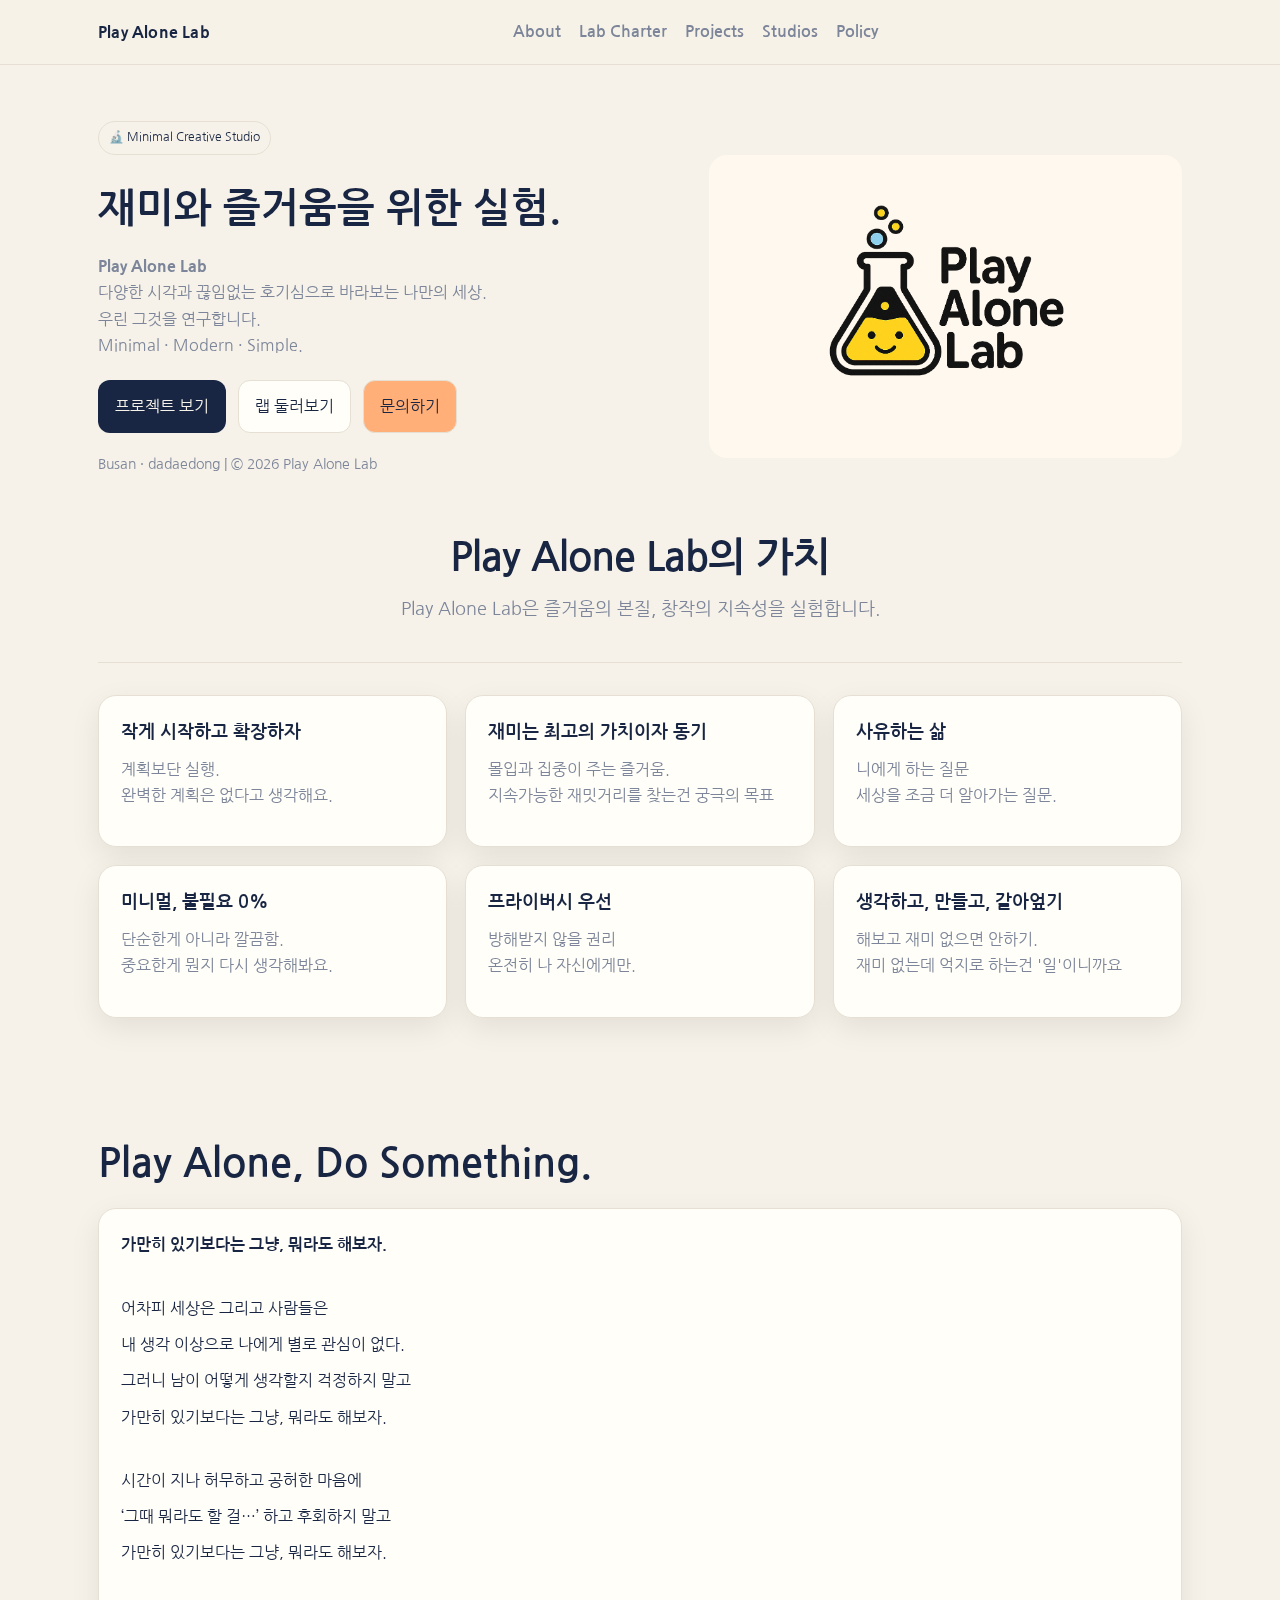
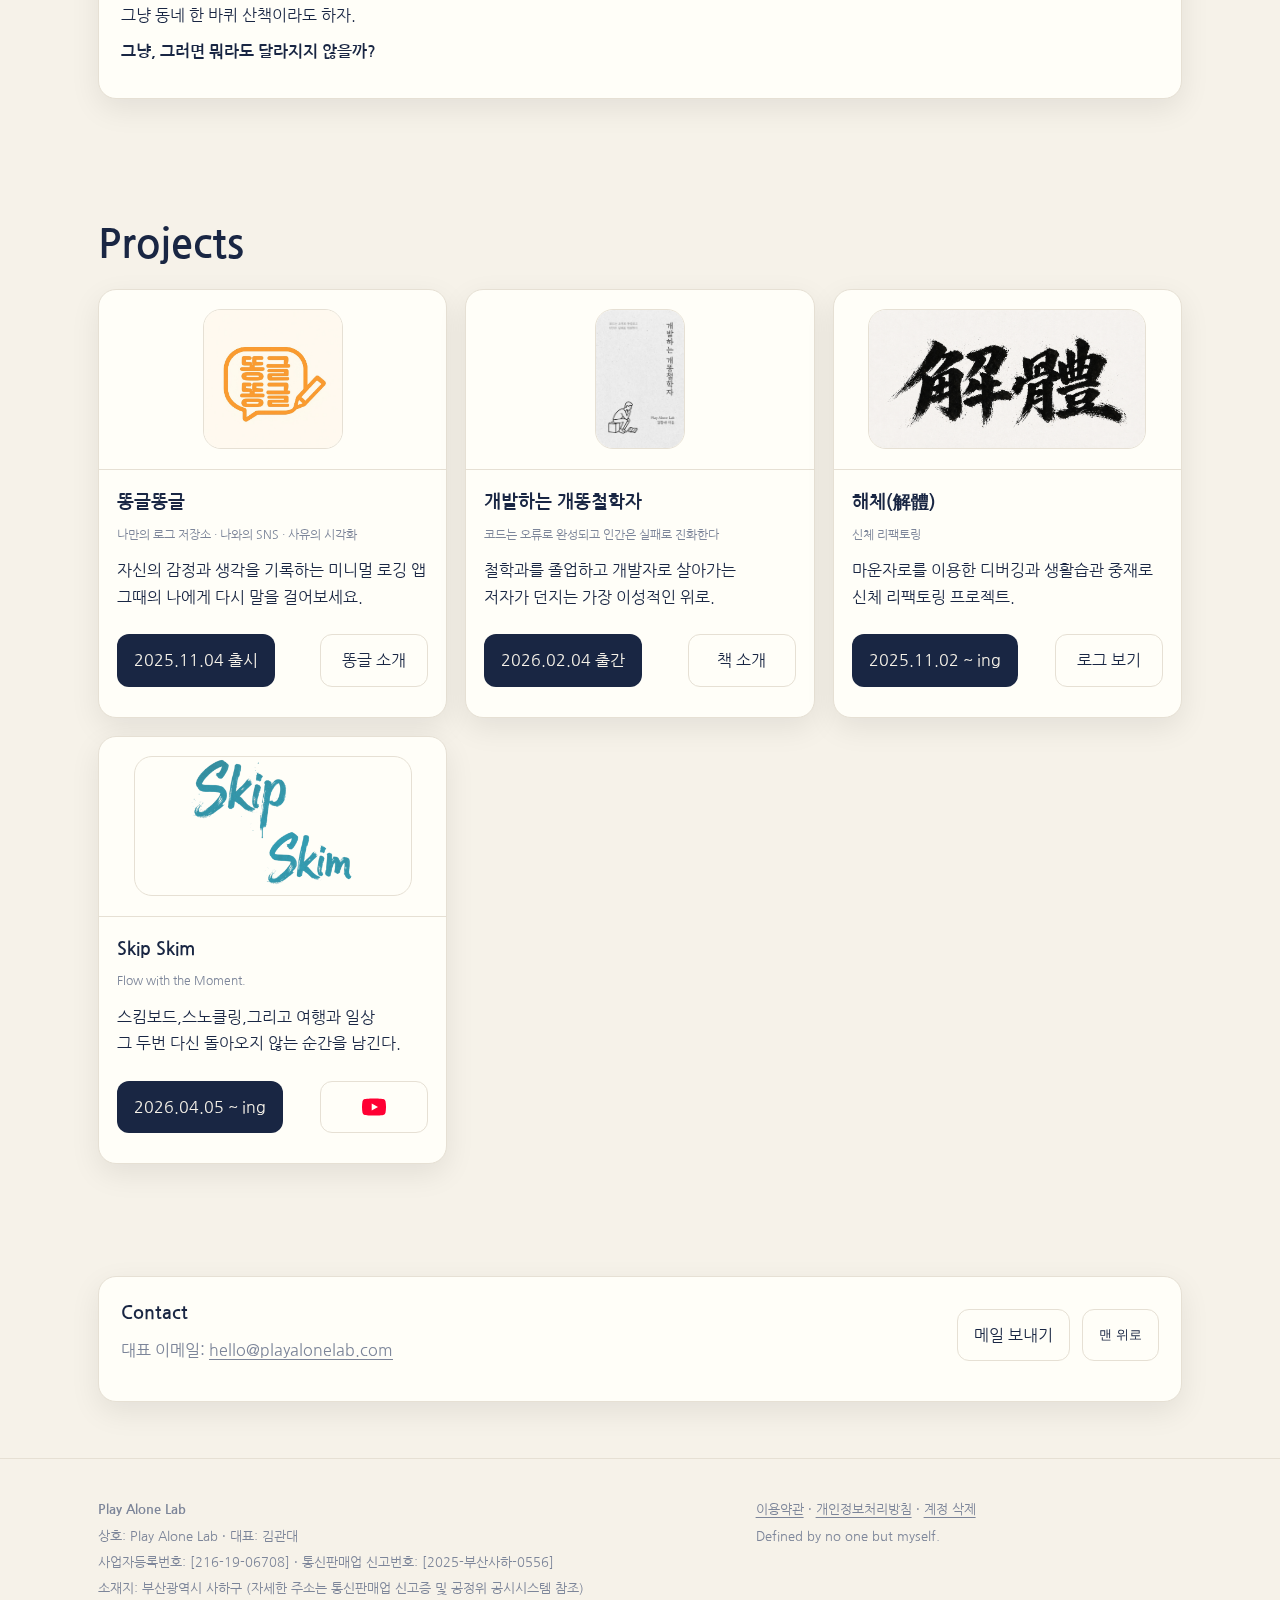
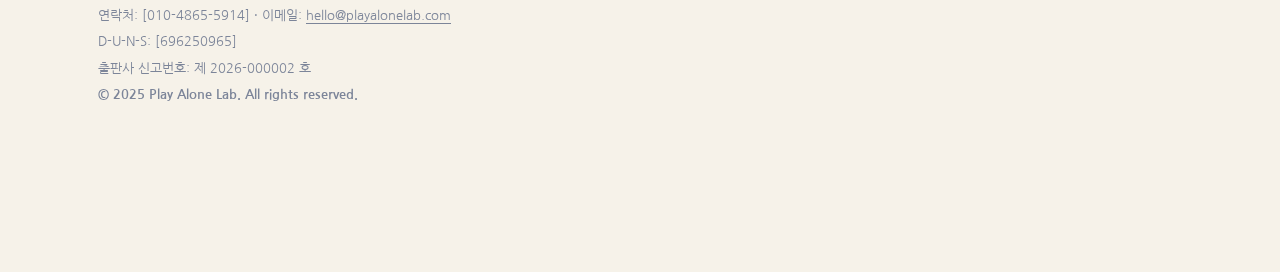
<file: index.html>
<!DOCTYPE html>

<html data-theme="light" lang="ko">
<head>
    <meta charset="utf-8"/>
    <meta content="width=device-width, initial-scale=1" name="viewport"/>
    <title>Play Alone Lab — 뭐라도 하자</title>
    <meta content="Play Alone Lab — 다양한 시각과 끊임없는 호기심으로 바라보는 나만의 세상. 미니멀 앱 스튜디오." name="description"/>
    <meta content="#0b0b0c" media="(prefers-color-scheme: dark)" name="theme-color"/>
    <meta content="#ffffff" media="(prefers-color-scheme: light)" name="theme-color"/>
    <meta content="website" property="og:type">
    <meta content="Play Alone Lab" property="og:title">
    <meta content="지속가능한 재미 연구." property="og:description"/>
    <meta content="./images/PLAY_ALONE_LAB_CI.png" property="og:image"/>
    <meta content="https://playalonelab.com" property="og:url"/>
    <meta content="summary_large_image" name="twitter:card"/>
    <link href="/images/pallab_favicon.png?v=3" rel="icon" type="image/png"/>
    <link href="/images/pallab_favicon.png?v=3" rel="apple-touch-icon"/>
    <link href="https://fonts.googleapis.com/css2?family=Nanum+Gothic:wght@400;700;800&amp;display=swap"
          rel="stylesheet"/>
    <link href="style.css" rel="stylesheet"/>
    <link href="labs/labs.css" rel="stylesheet"/>
    <link href="/site-header.css" rel="stylesheet"/>
    <script>document.documentElement.classList.add('js');</script>
    <link href="https://fonts.googleapis.com/css2?family=Nanum+Myeongjo:wght@400;700&amp;display=swap"
          rel="stylesheet"/>
</head>
<body>
<a class="skip" href="#main">본문으로 바로가기</a>
<header class="site-header">
    <div class="container nav">
        <a aria-current="page" aria-label="Play Alone Lab Home" class="brand" href="./index.html">
            <!--<img src="./images/PLAY_ALONE_LAB_CI.jpg" alt="Play Alone Lab 로고" />-->
            <span>Play Alone Lab</span>
        </a>
        <nav aria-label="주요 메뉴" class="nav-menu">
            <a href="./#about">About</a>
            <a href="./#philosophy">Lab Charter</a>
            <a href="./#projects">Projects</a>
            <a href="./labs/index.html">Studios</a>
            <a href="./privacy.html">Policy</a>
        </nav>
        <div class="nav-cta">
            <!--<button id="themeBtn" class="btn btn&#45;&#45;ghost" aria-label="테마 전환">🌓</button>-->
            <button aria-controls="mobileNav" aria-expanded="false" class="btn btn--ghost nav-toggle" id="navBtn">menu
            </button>
        </div>
    </div>
    <div aria-label="모바일 메뉴" class="mobile-panel" id="mobileNav" role="dialog">
        <a href="./#about">About</a>
        <a href="./#philosophy">Lab Charter</a>
        <a href="./#projects">Projects</a>
        <a href="./labs/index.html">Studios</a>
        <a href="./privacy.html">Policy</a>
    </div>
</header>
<main id="main">
    <!-- Hero -->
    <section class="section hero" id="about">
        <div class="container hero__grid">
            <div data-animate="">
                <span class="pill mb20">🔬 Minimal Creative Studio</span>
                <h2>재미와 즐거움을 위한 실험.<br/></h2>
                <p class="lead"><span style="font-weight: 900;">Play Alone Lab</span><br/>다양한 시각과 끊임없는 호기심으로 바라보는 나만의
                    세상.<br/> 우린 그것을 연구합니다.<br/> Minimal · Modern · Simple.</p>
                <div class="cta-group" style="margin-bottom:20px;">
                    <a aria-label="프로젝트 보기" class="btn btn--primary" href="#projects">프로젝트 보기</a>
                    <a aria-label="랩 보기" class="btn" href="./labs/index.html">랩 둘러보기</a>
                    <a aria-label="메일 보내기" class="btn btn--ghost" href="mailto:hello@playalonelab.com"
                       style="background-color: #ffaf77;">문의하기</a>
                </div>
                <p class="tagline">Busan · dadaedong | © <span id="year"></span> Play Alone Lab</p>
            </div>
            <div aria-hidden="true" class="preview card" data-animate=""
                 style="--line:0; background-color: #fff8ee; --shadow: 0;">
                <img alt="Play Alone Lab 로고" src="./images/PLAY_ALONE_LAB_CI.png"/>
            </div>
        </div>
    </section>
    <div class="container">
        <div class="section-head">
            <h2>Play Alone Lab의 가치</h2>
            <p class="sub">Play Alone Lab은 즐거움의 본질, 창작의 지속성을 실험합니다.</p>
        </div>
    </div>

    <!-- Feature highlights -->
    <section class="section" id="features" style="padding-top:0px;">
        <div class="container grid-3">
            <article class="feature card" data-animate="">
                <h3>작게 시작하고 확장하자</h3>
                <p>계획보단 실행.<br>
                    완벽한 계획은 없다고 생각해요.</p>
            </article>
            <article class="feature card" data-animate="">
                <h3>재미는 최고의 가치이자 동기</h3>
                <p>몰입과 집중이 주는 즐거움.<br>
                    지속가능한 재밋거리를 찾는건 궁극의 목표</p>
            </article>
            <article class="feature card" data-animate="">
                <h3>사유하는 삶</h3>
                <p>니에게 하는 질문</br>
                    세상을 조금 더 알아가는 질문.</p>
            </article>
            <article class="feature card" data-animate="">
                <h3>미니멀, 불필요 0%</h3>
                <p>단순한게 아니라 깔끔함. <br/>중요한게 뭔지 다시 생각해봐요.</p>
            </article>
            <article class="feature card" data-animate="">
                <h3>프라이버시 우선</h3>
                <p>방해받지 않을 권리 <br/>온전히 나 자신에게만.</p>
            </article>
            <article class="feature card" data-animate="">
                <h3>생각하고, 만들고, 갈아엎기</h3>
                <p>해보고 재미 없으면 안하기. <br/>재미 없는데 억지로 하는건 '일'이니까요</p>
            </article>

        </div>
    </section>
    <!-- Philosophy / Motto -->
    <section class="section" id="philosophy">
        <div class="container">
            <h2>Play Alone, Do Something.</h2>
            <div class="paper card" data-animate="">
                <p><strong>가만히 있기보다는 그냥, 뭐라도 해보자.</strong></p>
                <br>
                <p>어차피 세상은 그리고 사람들은 </p>
                <p>내 생각 이상으로 나에게 별로 관심이 없다. </p>
                <p>그러니 남이 어떻게 생각할지 걱정하지 말고</p>
                <p>가만히 있기보다는 그냥, 뭐라도 해보자. </p>
                <br>
                <p>시간이 지나 허무하고 공허한 마음에 </p>
                <p>‘그때 뭐라도 할 걸…’ 하고 후회하지 말고</p>
                <p>가만히 있기보다는 그냥, 뭐라도 해보자.</p>
                <br>
                <p>그냥 동네 한 바퀴 산책이라도 하자.</p>
                <p><strong>그냥, 그러면 뭐라도 달라지지 않을까?</strong></p>
            </div>
            <!-- <div class="paper card" data-animate="">
                 <p>막상 해보니 별거 없더라.</p>
                 <p>하기 전에 가졌던 두려움은 단지 미지의 무엇인가에 대한 막연한 것이었을 뿐,</p>
                 <p>그 실체를 맞이하고 나면 생각보다 정말 아무것도 아니다.</p>
                 <p>0에서 1로 되는 순간은 오직 생각을 행동으로,</p>
                 <p>즉 정신을 물리적으로 구체화할 때 일어난다.</p>
                 <p>물리적으로 구체화하지 않는 이상,</p>
                 <p>그 생각은 금방 잊히고 사라지고 만다.</p>
                 <p><strong>그러니까, 그냥 뭐라도 하자.</strong></p>
             </div> -->
        </div>
    </section>
    <!-- Labs Index 
    <main class="wrap">
        <div class="section-head">
            <h2>Inner Labs</h2>
            <p class="sub">각기 다른 시선과 실험의 방향</p>
        </div>

        <section class="lab-section">
            <div class="lab-index-grid">
            <article class="lab-index-card">
                <div class="lab-badge"><span class="dot" aria-hidden="true"></span><strong>LAB.8</strong></div>
                <h2>무한한 가능성의 실험실</h2>
                <p class="lab-lead" style="margin:0;">쓰러진 8자는 무한대. 제약 없이 원하는 것을 실험한다. 첫 프로젝트는 감정 기록 앱 ‘똥글똥글’.</p>
                <p class="quote">“무엇이든 시도할 수 있다면, 이미 나는 자유롭다.”</p>
                <a class="lab-link" href="./labs/lab8.html">LAB.8 자세히 보기</a>
            </article>

            <article class="lab-index-card">
                <div class="lab-badge"><span class="dot" aria-hidden="true"></span><strong>LAB.17</strong></div>
                <h2>고뇌와 성찰의 실험실</h2>
                <p class="lab-lead" style="margin:0;">창작의 고통과 내면의 저항을 불꽃으로 승화하는 공간. 『개발하는 개똥철학자』 프로젝트가 자라는 곳.</p>
                <p class="quote">“고뇌가 없다면, 성찰도 없다.”</p>
                <a class="lab-link" href="./labs/lab17.html">LAB.17 자세히 보기</a>
            </article>

            <article class="lab-index-card">
                <div class="lab-badge"><span class="dot" aria-hidden="true"></span><strong>LAB.31</strong></div>
                <h2>시스템의 실험실</h2>
                <p class="lab-lead" style="margin:0;">31가지의 아이스트림처럼 다양한 팔랩의 모든 하드웨어, 소프트웨어를 관리하는 실험실</p>
                <p class="quote">“정리정돈의 생활화”</p>
                <a class="lab-link" href="./labs/lab31.html">LAB.31 자세히 보기</a>
            </article>

            <article class="lab-index-card">
                <div class="lab-badge"><span class="dot" aria-hidden="true"></span><strong>LAB.42</strong></div>
                <h2>탐험과 사유의 실험실</h2>
                <p class="lab-lead" style="margin:0;">여행·관찰·질문을 통해 관점을 수집한다. 여행과 혼자놀기 실험이 이곳에서 태어난다.</p>
                <p class="quote">“생각은 여행이고, 여행은 또 다른 사유다.”</p>
                <a class="lab-link" href="./labs/lab42.html">LAB.42 자세히 보기</a>
            </article>

            <article class="lab-index-card">
                <div class="lab-badge"><span class="dot" aria-hidden="true"></span><strong>LAB.96</strong></div>
                <h2>꿈을 자라게 하는 실험실</h2>
                <p class="lab-lead" style="margin:0;">팔랩의 유일한 수익 창출 실험실.(현재까지는)</p>
                <p class="quote">“근면,성실,노동,근로계약”</p>
                <a class="lab-link" href="./labs/lab96.html">LAB.96 자세히 보기</a>
            </article>

            <article class="lab-index-card">
                <div class="lab-badge"><span class="dot" aria-hidden="true"></span><strong>LAB.141</strong></div>
                <h2>총집결의 실험실</h2>
                <p class="lab-lead" style="margin:0;">팔랩의 모든 역량이 모이는 최종 전선. 단편영화 〈주취견화〉와 차기 대형 프로젝트를 준비한다.</p>
                <p class="quote">“이건 단순한 실험이 아니라, 총력전이다.”</p>
                <a class="lab-link" href="./labs/lab141.html">LAB.141 자세히 보기</a>
            </article>
            </div>
        </section>
    </main> -->

    <!-- Projects -->
    <section class="section" id="projects">
        <div class="container">
            <h2>Projects</h2>
            <div class="cards">
                <article class="card project" data-animate="">
                    <div class="thumb">
                        <img alt="똥글똥글 앱 스크린샷 자리" loading="lazy" src="./images/ddongle.jpg"/>
                    </div>
                    <div class="body">
                        <h3>똥글똥글</h3>
                        <div class="meta">나만의 로그 저장소 · 나와의 SNS · 사유의 시각화</div>
                        <p>자신의 감정과 생각을 기록하는 미니멀 로깅 앱 <br> 그때의 나에게 다시 말을 걸어보세요.</p>
                        <div class="cta-group">
                            <a class="btn btn--primary" href="#none">2025.11.04 출시 </a>
                            <a class="btn btn--project-link" href="#ddongle" id="openDdongle">똥글 소개</a>
                        </div>
                    </div>
                </article>
                <article class="card project" data-animate="">
                    <div class="thumb">
                        <img alt="개발하는 개똥철학자 표지" loading="lazy" src="./images/gaeddong.png"/>
                    </div>
                    <div class="body">
                        <h3>개발하는 개똥철학자</h3>
                        <div class="meta">코드는 오류로 완성되고 인간은 실패로 진화한다</div>
                        <p>철학과를 졸업하고 개발자로 살아가는 <br>저자가 던지는 가장 이성적인 위로.</p>
                        <div class="cta-group">
                            <a class="btn btn--primary" href="#none">2026.02.04 출간 </a>
                            <a class="btn btn--project-link" href="#gaeddong" id="openGaeddong">책 소개</a>
                        </div>
                    </div>
                </article>
                <article class="card project" data-animate="">
                    <div class="thumb">
                        <img alt="해체 프로젝트 이미지" loading="lazy" class='pallab_variable' src="./images/dissolution2.png"/>
                    </div>
                    <div class="body">
                        <h3>해체(解體)</h3>
                        <div class="meta">신체 리팩토링</div>
                            <p>마운자로를 이용한 디버깅과 생활습관 중재로 <br> 신체 리팩토링 프로젝트.</p>
                        <div class="cta-group">
                            <a class="btn btn--primary" href="#none">2025.11.02 ~ ing </a>
                            <a class="btn btn--project-link" href="./labs/deconstruction.html">로그 보기</a>
                        </div>
                    </div>
                </article>
                <article class="card project" data-animate="">
                    <div class="thumb">
                        <img alt="Skip Skim" loading="lazy" class='pallab_variable' src="./images/SkipSkim_1920x1080.png"/>
                    </div>
                    <div class="body">
                        <h3>Skip Skim</h3>
                        <div class="meta">Flow with the Moment.</div>
                            <p>스킴보드,스노클링,그리고 여행과 일상<br>그 두번 다신 돌아오지 않는 순간을 남긴다.</p>
                        <div class="cta-group">
                            <a class="btn btn--primary" href="#none">2026.04.05 ~ ing </a>
                            <a aria-label="Skim Skip 유튜브 채널 열기" class="btn btn--project-link" href="https://www.youtube.com/@SkimSkip" rel="noopener noreferrer" target="_blank">
                                <svg aria-hidden="true" height="24" style="color:#FF0033;" viewBox="0 0 24 24" width="24">
                                    <path d="M23.5 6.2a3.1 3.1 0 0 0-2.2-2.2C19.3 3.4 12 3.4 12 3.4s-7.3 0-9.3.6A3.1 3.1 0 0 0 .5 6.2 32.4 32.4 0 0 0 0 12a32.4 32.4 0 0 0 .5 5.8 3.1 3.1 0 0 0 2.2 2.2c2 .6 9.3.6 9.3.6s7.3 0 9.3-.6a3.1 3.1 0 0 0 2.2-2.2A32.4 32.4 0 0 0 24 12a32.4 32.4 0 0 0-.5-5.8ZM9.7 15.5V8.5L16 12l-6.3 3.5Z" fill="currentColor"/>
                                </svg>
                            </a>
                        </div>
                    </div>
                </article>
            </div>
        </div>
    </section>
    <section class="section contact" id="contact">
        <div class="container">
            <div class="card contact-card" data-animate="">
                <div>
                    <h3>Contact</h3>
                    <p class="info">대표 이메일: <a class="info-link" href="mailto:hello@playalonelab.com">hello@playalonelab.com</a>
                    </p>
                </div>
                <div class="cta-group">
                    <a class="btn btn--ghost"
                       href="mailto:hello@playalonelab.com?subject=%EA%B4%80%EB%A0%A8%20%EB%AC%B8%EC%9D%98">메일 보내기</a>
                    <button class="btn btn--secondary" id="scrollToTopBtn">맨 위로</button>
                </div>
            </div>
        </div>
    </section>
</main>
<footer>
    <div class="container footer-cols">
        <div>
            <small>
                <strong>Play Alone Lab</strong><br>
                상호: Play Alone Lab · 대표: 김관대<br>
                사업자등록번호: <span id="bizno">[216-19-06708]</span> · 통신판매업 신고번호: <span
                    id="tsno">[2025-부산사하-0556]</span><br>
                소재지: 부산광역시 사하구 (자세한 주소는 통신판매업 신고증 및 공정위 공시시스템 참조)<br>
                연락처: <span id="phone">[010-4865-5914]</span> · 이메일: <a href="mailto:hello@playalonelab.com">hello@playalonelab.com</a><br>
                D-U-N-S: <span id="duns">[696250965]</span><br/>
                출판사 신고번호: 제 2026-000002 호<br/>
                <strong>© 2025 Play Alone Lab. All rights reserved.</strong>
                </br></br></br></br></br></small>
        </div>
        <div>
            <small>
                <a href="./terms.html">이용약관</a> ·
                <a href="./privacy.html">개인정보처리방침</a> ·
                <a href="./account-deletion.html">계정 삭제</a><br/>
                <!--<a href="#" id="copyLinkBtn">링크 복사</a><br/>-->
                <span>Defined by no one but myself.</span>
            </small>
        </div>
    </div>
</footer>
<div aria-hidden="true" class="modal" id="modal-ddongle">
    <div class="backdrop" data-close="ddongle" tabindex="-1"></div>
    <div aria-labelledby="ddongle-title" aria-modal="true" class="dialog" role="dialog" tabindex="-1">
        <header class="dialog__head">
            <h2 class="dialog__title" id="ddongle-title">📜 똥글똥글 - 소개</h2>
            <button aria-label="닫기" class="close" data-close="ddongle">✕</button>
        </header>
        <div class="dialog__body doc" id="ddongle-body">
            <div class="pb30">
                <p>감성에 취해,<br/>
                    감정에 휩쓸려,<br/>
                    성급하게 올려버린 '똥글' 하나.</p>
                <br/>
                <p>몇 시간 뒤 지워버렸지만,<br/>
                    흑역사는 이미 시작됐죠.</p>
                <p>그래서 만들었습니다.<br/>
                    누구도 보지 못하고,<br/>
                    오직 나만 볼 수 있는 공간.</p><br/>
                <p>감정이 지나간 자리마다,<br/>
                    조용히 남겨지는 당신만의 로그.<br/>
                    <strong>나와의 SNS, 똥글똥글.</strong></p>

                <div style="display: flex; gap: 10px; margin-top:20px;    ">
                    <a href="https://apps.apple.com/app/id1662448851"><img src="./images/appstore-badge.svg"
                                                                           alt="App Store 다운로드 배지" style="height:40px;"></a><br><br>
                    <a href="https://play.google.com/store/apps/details?id=com.playalonelab.ddongle"><img
                            src="./images/googleplay-badge.svg" alt="Google Play 다운로드 배지"
                            style="height:40px;"></a><br><br>
                </div>

            </div>
        </div>
    </div>
</div>
<div aria-hidden="true" class="modal" id="modal-gaeddong">
    <div class="backdrop" data-close="gaeddong" tabindex="-1"></div>
    <div aria-labelledby="gaeddong-title" aria-modal="true" class="dialog" role="dialog" tabindex="-1">
        <header class="dialog__head">
            <h2 class="dialog__title" id="gaeddong-title">📚 개발하는 개똥철학자 - 책 소개</h2>
            <button aria-label="닫기" class="close" data-close="gaeddong">✕</button>
        </header>
        <div class="dialog__body doc" id="gaeddong-body">
            <div class="pb30" style="display:flex; gap:18px; align-items:flex-start;">
                <img src="./images/gaeddong.png" alt="개발하는 개똥철학자 표지" style="height:160px; border-radius:6px;"/>
                <div>
                    <p><strong>저자</strong> 김관대</p>
                    <p>철학을 공부했고, 개발자로 일하며 살아가고 있습니다.<br> 이 책은 그 두 세계 사이에서 적어 내려간 이야기입니다.</p>
                    <br>
                    <p>
                    코드는 오류를 겪으며 완성되고, 삶도 실패를 지나며 조금씩 나아갑니다.<br>
                    완벽해지기보다는 어제보다 조금 덜 흔들리기를 바라며,<br>
                    계속 살아가고, 생각하고, 기록해 온 시간의 흔적을 담았습니다.
                    </p>

                    <p style="margin-top:12px;"><strong>출간일:</strong> 2026.02.04</p>
                    <div style="margin-top:18px;"><a class="btn btn--primary" href="https://ebook-product.kyobobook.co.kr/dig/epd/ebook/E000012506582" rel="noopener noreferrer" target="_blank">자세히 보기</a></div>
                </div>
            </div>
        </div>
    </div>
</div>
<script src="/site-header.js"></script>
<script src="/script.js"></script>
<script type="application/ld+json">
    {
        "@context": "https://schema.org",
        "@type": "Organization",
        "name": "Play Alone Lab",
        "url": "https://playalonelab.com",
        "logo": "https://playalonelab.com/images/PLAY_ALONE_LAB_CI.png",
        "founder": "김관대",
        "foundingDate": "2025",
        "address": {
            "@type": "PostalAddress",
            "addressLocality": "사하구",
            "addressRegion": "부산광역시",
            "addressCountry": "KR"
        },
        "contactPoint": [
            {
                "@type": "ContactPoint",
                "contactType": "customer support",
                "email": "hello@playalonelab.com",
                "telephone": "+82-10-4865-5914",
                "areaServed": "KR",
                "availableLanguage": [
                    "ko"
                ]
            }
        ],
        "identifier": [
            {
                "@type": "PropertyValue",
                "propertyID": "Business Registration No.",
                "value": "216-19-06708"
            },
            {
                "@type": "PropertyValue",
                "propertyID": "Mail-order Business Report No.",
                "value": "2025-부산사하-0556"
            },
            {
                "@type": "PropertyValue",
                "propertyID": "D-U-N-S",
                "value": "696250965"
            }
        ],
        "sameAs": [
            "https://playalonelab.com"
        ]
    }
</script>
</body>
</html>
</file>
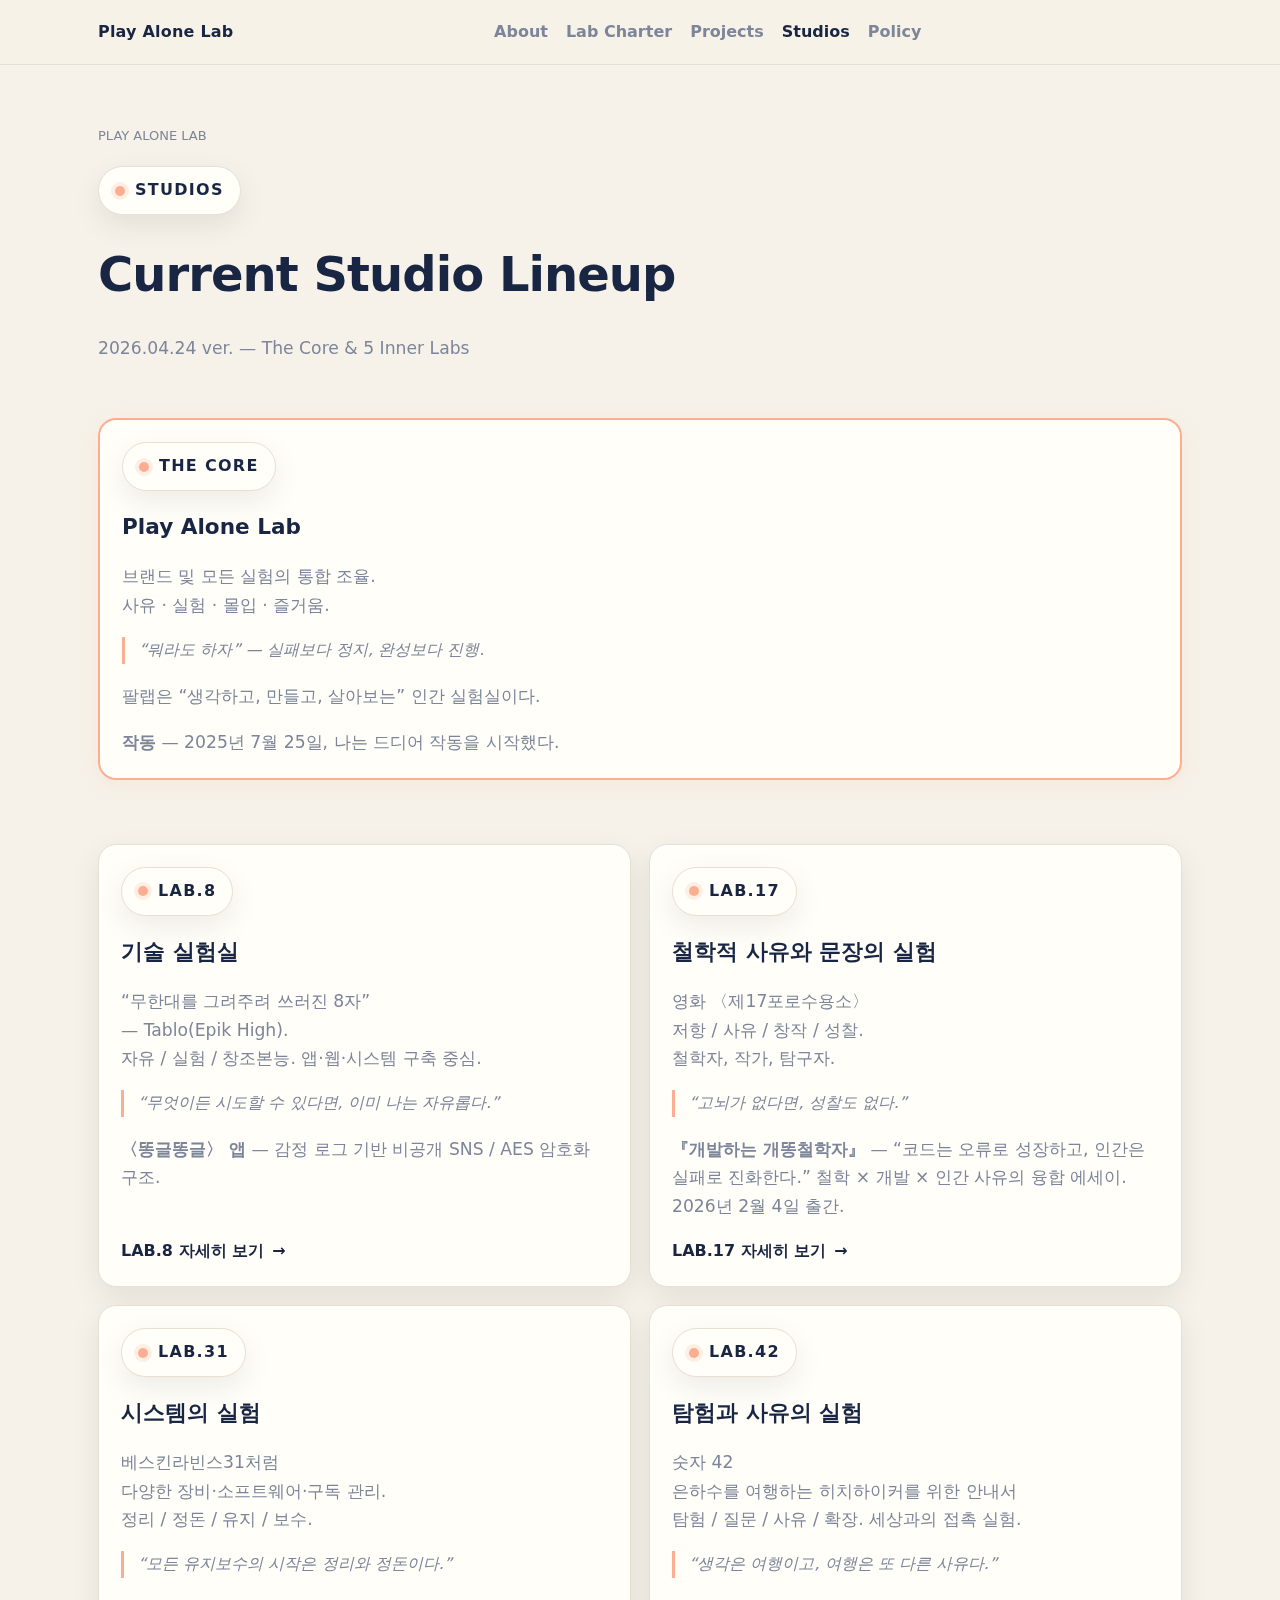
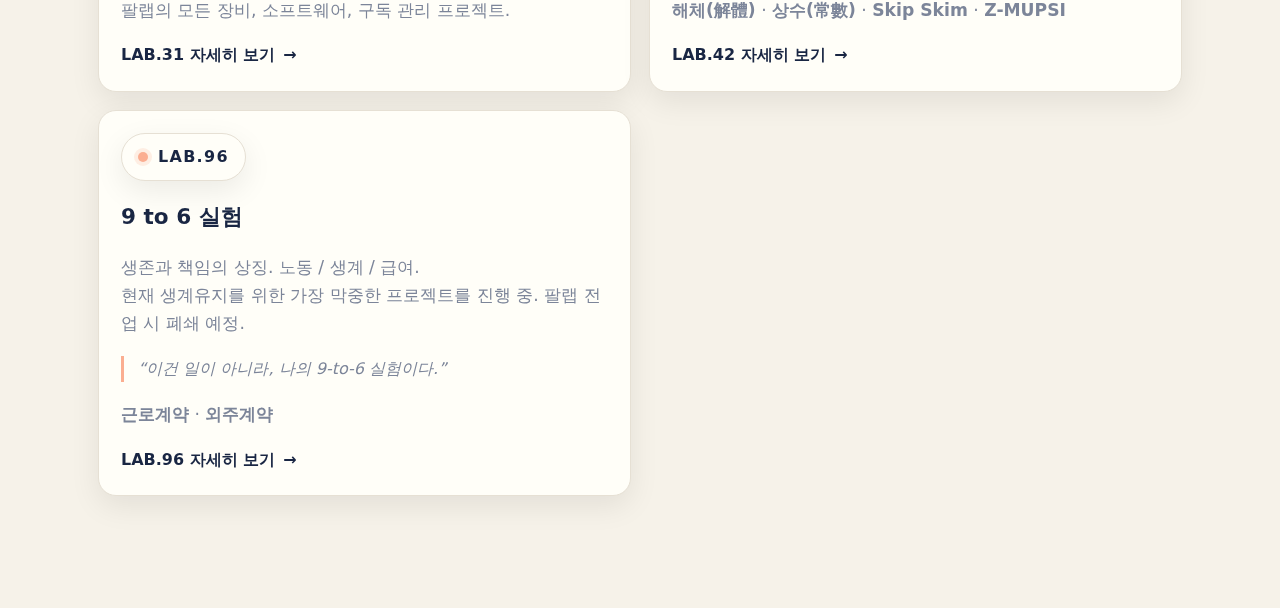
<file: labs/index.html>
<!DOCTYPE html>
<html lang="ko">
<head>
  <meta charset="UTF-8">
  <meta name="viewport" content="width=device-width, initial-scale=1.0">
  <title>PLAY ALONE LAB — Studios</title>
  <meta name="description" content="Play Alone Lab 산하 스튜디오 최신 구성. 본체와 5개의 Inner Labs.">
  <link rel="icon" href="/images/pallab_favicon.png" type="image/png">
  <link rel="stylesheet" href="/labs/labs.css">
  <link rel="stylesheet" href="/site-header.css">
</head>
<body>
<a class="skip" href="#main">본문으로 바로가기</a>
<header class="site-header">
  <div class="container nav">
    <a aria-label="Play Alone Lab Home" class="brand" href="../index.html">Play Alone Lab</a>
    <nav aria-label="주요 메뉴" class="nav-menu">
      <a href="../index.html#about">About</a>
      <a href="../index.html#philosophy">Lab Charter</a>
      <a href="../index.html#projects">Projects</a>
      <a aria-current="page" href="./index.html">Studios</a>
      <a href="../privacy.html">Policy</a>
    </nav>
    <div class="nav-cta">
      <button aria-controls="mobileNav" aria-expanded="false" class="btn btn--ghost nav-toggle" id="navBtn">menu</button>
    </div>
  </div>
  <div aria-label="모바일 메뉴" class="mobile-panel" id="mobileNav" role="dialog">
    <a href="../index.html#about">About</a>
    <a href="../index.html#philosophy">Lab Charter</a>
    <a href="../index.html#projects">Projects</a>
    <a aria-current="page" href="./index.html">Studios</a>
    <a href="../privacy.html">Policy</a>
  </div>
</header>
<main class="wrap" id="main">
  <header class="lab-hero">
    <div>
      <div class="lab-crumbs">PLAY ALONE LAB</div>
      <div class="lab-badge"><span class="dot" aria-hidden="true"></span><strong>Studios</strong></div>
      <h1 class="lab-title">Current Studio Lineup</h1>
      <p class="lab-lead">2026.04.24 ver. — The Core & 5 Inner Labs</p>
    </div>
  </header>

  <section class="lab-section">
    <article class="lab-index-card lab-index-card--main">
      <div class="lab-badge"><span class="dot" aria-hidden="true"></span><strong>The Core</strong></div>
      <h2>Play Alone Lab</h2>
      <p class="lab-lead" style="margin:0;">브랜드 및 모든 실험의 통합 조율.<br>사유 · 실험 · 몰입 · 즐거움.</p>
      <p class="quote">“뭐라도 하자” — 실패보다 정지, 완성보다 진행.</p>
      <p class="lab-lead" style="margin:0;">팔랩은 “생각하고, 만들고, 살아보는” 인간 실험실이다.</p>
      <p class="lab-lead" style="margin:0;"><strong>작동</strong> — 2025년 7월 25일, 나는 드디어 작동을 시작했다.</p>
    </article>
  </section>

  <section class="lab-section">
    <div class="lab-index-grid">
      <article class="lab-index-card">
        <div class="lab-badge"><span class="dot" aria-hidden="true"></span><strong>LAB.8</strong></div>
        <h2>기술 실험실</h2>
        <p class="lab-lead" style="margin:0;">“무한대를 그려주려 쓰러진 8자” <br>— Tablo(Epik High).<br>자유 / 실험 / 창조본능. 앱·웹·시스템 구축 중심.</p>
        <p class="quote">“무엇이든 시도할 수 있다면, 이미 나는 자유롭다.”</p>
        <p class="lab-lead" style="margin:0;"><strong>〈똥글똥글〉 앱</strong> — 감정 로그 기반 비공개 SNS / AES 암호화 구조.</p>
        <a class="lab-link" href="./lab8.html">LAB.8 자세히 보기</a>
      </article>

      <article class="lab-index-card">
        <div class="lab-badge"><span class="dot" aria-hidden="true"></span><strong>LAB.17</strong></div>
        <h2>철학적 사유와 문장의 실험</h2>
        <p class="lab-lead" style="margin:0;">영화 〈제17포로수용소〉<br> 저항 / 사유 / 창작 / 성찰.<br>철학자, 작가, 탐구자.</p>
        <p class="quote">“고뇌가 없다면, 성찰도 없다.”</p>
        <p class="lab-lead" style="margin:0;"><strong>『개발하는 개똥철학자』</strong> — “코드는 오류로 성장하고, 인간은 실패로 진화한다.” 철학 × 개발 × 인간 사유의 융합 에세이.<br>2026년 2월 4일 출간.</p>
        <a class="lab-link" href="./lab17.html">LAB.17 자세히 보기</a>
      </article>

      <article class="lab-index-card">
        <div class="lab-badge"><span class="dot" aria-hidden="true"></span><strong>LAB.31</strong></div>
        <h2>시스템의 실험</h2>
        <p class="lab-lead" style="margin:0;">베스킨라빈스31처럼 <br>다양한 장비·소프트웨어·구독 관리.<br>정리 / 정돈 / 유지 / 보수.</p>
        <p class="quote">“모든 유지보수의 시작은 정리와 정돈이다.”</p>
        <p class="lab-lead" style="margin:0;">팔랩의 모든 장비, 소프트웨어, 구독 관리 프로젝트.</p>
        <a class="lab-link" href="./lab31.html">LAB.31 자세히 보기</a>
      </article>

      <article class="lab-index-card">
        <div class="lab-badge"><span class="dot" aria-hidden="true"></span><strong>LAB.42</strong></div>
        <h2>탐험과 사유의 실험</h2>
        <p class="lab-lead" style="margin:0;">숫자 42 <br> 은하수를 여행하는 히치하이커를 위한 안내서 <br>탐험 / 질문 / 사유 / 확장. 세상과의 접촉 실험.</p>
        <p class="quote">“생각은 여행이고, 여행은 또 다른 사유다.”</p>
        <p class="lab-lead" style="margin:0;"><strong>해체(解體)</strong> · <strong>상수(常數)</strong> · <strong>Skip Skim</strong> · <strong>Z-MUPSI</strong></p>
        <a class="lab-link" href="./lab42.html">LAB.42 자세히 보기</a>
      </article>

      <article class="lab-index-card">
        <div class="lab-badge"><span class="dot" aria-hidden="true"></span><strong>LAB.96</strong></div>
        <h2>9 to 6 실험</h2>
        <p class="lab-lead" style="margin:0;">생존과 책임의 상징. 노동 / 생계 / 급여.<br>현재 생계유지를 위한 가장 막중한 프로젝트를 진행 중. 팔랩 전업 시 폐쇄 예정.</p>
        <p class="quote">“이건 일이 아니라, 나의 9-to-6 실험이다.”</p>
        <p class="lab-lead" style="margin:0;"><strong>근로계약</strong> · <strong>외주계약</strong></p>
        <a class="lab-link" href="./lab96.html">LAB.96 자세히 보기</a>
      </article>
    </div>
  </section>
</main>
<script src="/site-header.js"></script>
</body>
</html>
</file>
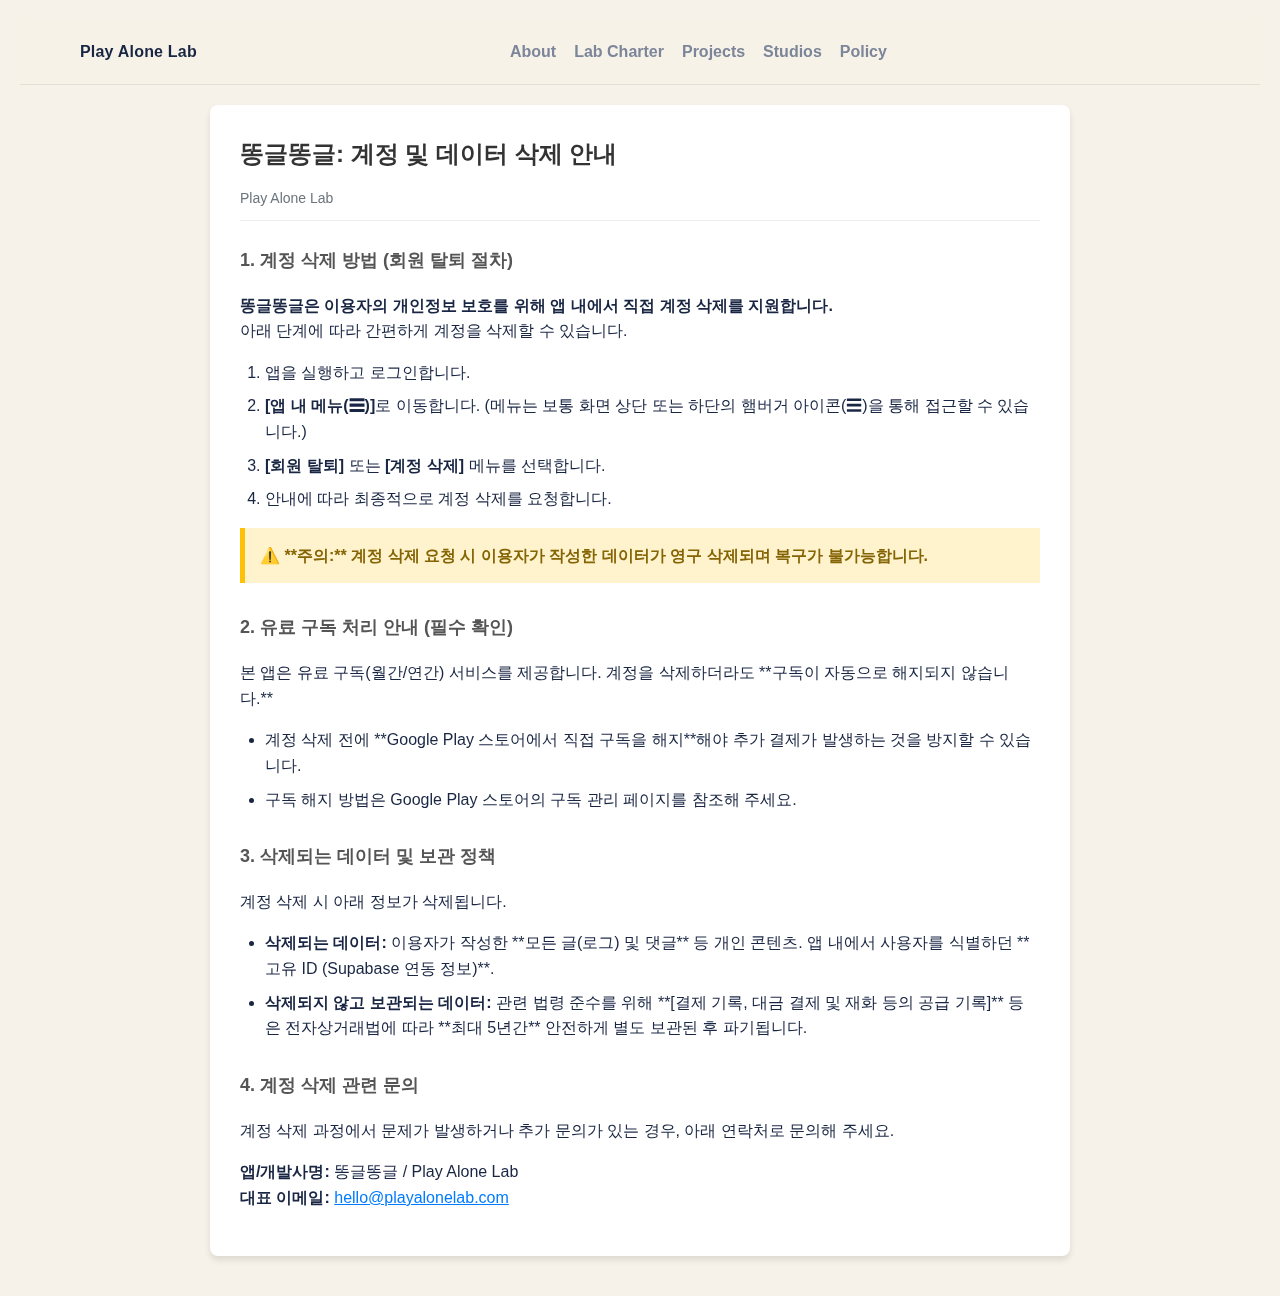
<file: account-deletion.html>
<!doctype html>
<html lang="ko">
<head>
    <meta charset="utf-8" />
    <title>계정 및 데이터 삭제 안내 | 똥글똥글</title>
    <meta name="viewport" content="width=device-width,initial-scale=1" />
    <meta name="description" content="똥글똥글 계정 및 데이터 삭제 절차를 안내하는 페이지입니다." />
    <link rel="icon" href="/images/pallab_favicon.png" type="image/png">
    <link rel="stylesheet" href="/site-header.css" />
    <link rel="stylesheet" href="/doc.css" />
</head>
<body class="doc doc--deletion">
<a class="skip" href="#main">본문으로 바로가기</a>
<header class="site-header">
    <div class="container nav">
        <a aria-label="Play Alone Lab Home" class="brand" href="./index.html">Play Alone Lab</a>
        <nav aria-label="주요 메뉴" class="nav-menu">
            <a href="./index.html#about">About</a>
            <a href="./index.html#philosophy">Lab Charter</a>
            <a href="./index.html#projects">Projects</a>
            <a href="./labs/index.html">Studios</a>
            <a href="./privacy.html">Policy</a>
        </nav>
        <div class="nav-cta">
            <button aria-controls="mobileNav" aria-expanded="false" class="btn btn--ghost nav-toggle" id="navBtn">menu</button>
        </div>
    </div>
    <div aria-label="모바일 메뉴" class="mobile-panel" id="mobileNav" role="dialog">
        <a href="./index.html#about">About</a>
        <a href="./index.html#philosophy">Lab Charter</a>
        <a href="./index.html#projects">Projects</a>
        <a href="./labs/index.html">Studios</a>
        <a href="./privacy.html">Policy</a>
    </div>
</header>
<main class="container doc" id="main">
    <header>
        <h1>똥글똥글: 계정 및 데이터 삭제 안내</h1>
        <p class="subtitle">Play Alone Lab</p>
    </header>

    <h3>1. 계정 삭제 방법 (회원 탈퇴 절차)</h3>
    <p>
        <strong>똥글똥글은 이용자의 개인정보 보호를 위해 앱 내에서 직접 계정 삭제를 지원합니다.</strong><br>
        아래 단계에 따라 간편하게 계정을 삭제할 수 있습니다.
    </p>
    <ol>
        <li>앱을 실행하고 로그인합니다.</li>
        <li><strong>[앱 내 메뉴(☰)]</strong>로 이동합니다. (메뉴는 보통 화면 상단 또는 하단의 햄버거 아이콘(☰)을 통해 접근할 수 있습니다.)</li>
        <li><strong>[회원 탈퇴]</strong> 또는 <strong>[계정 삭제]</strong> 메뉴를 선택합니다.</li>
        <li>안내에 따라 최종적으로 계정 삭제를 요청합니다.</li>
    </ol>
    <div class="warning">
        ⚠️ **주의:** 계정 삭제 요청 시 이용자가 작성한 데이터가 영구 삭제되며 복구가 불가능합니다.
    </div>

    <h3 style="margin-top: 30px;">2. 유료 구독 처리 안내 (필수 확인)</h3>
    <p>
        본 앱은 유료 구독(월간/연간) 서비스를 제공합니다. 계정을 삭제하더라도 **구독이 자동으로 해지되지 않습니다.**
    </p>
    <ul>
        <li>계정 삭제 전에 **Google Play 스토어에서 직접 구독을 해지**해야 추가 결제가 발생하는 것을 방지할 수 있습니다.</li>
        <li>구독 해지 방법은 Google Play 스토어의 구독 관리 페이지를 참조해 주세요.</li>
    </ul>

    <h3 style="margin-top: 30px;">3. 삭제되는 데이터 및 보관 정책</h3>
    <p>
        계정 삭제 시 아래 정보가 삭제됩니다.
    </p>
    <ul>
        <li><strong>삭제되는 데이터:</strong> 이용자가 작성한 **모든 글(로그) 및 댓글** 등 개인 콘텐츠. 앱 내에서 사용자를 식별하던 **고유 ID (Supabase 연동 정보)**.</li>
        <li><strong>삭제되지 않고 보관되는 데이터:</strong> 관련 법령 준수를 위해 **[결제 기록, 대금 결제 및 재화 등의 공급 기록]** 등은 전자상거래법에 따라 **최대 5년간** 안전하게 별도 보관된 후 파기됩니다.</li>
    </ul>

    <h3 style="margin-top: 30px;">4. 계정 삭제 관련 문의</h3>
    <p>계정 삭제 과정에서 문제가 발생하거나 추가 문의가 있는 경우, 아래 연락처로 문의해 주세요.</p>
    <p>
        <strong>앱/개발사명:</strong> 똥글똥글 / Play Alone Lab<br>
        <strong>대표 이메일:</strong> <a href="mailto:hello@playalonelab.com">hello@playalonelab.com</a>
    </p>

</main>
<script src="/site-header.js"></script>
</body>
</html>
</file>
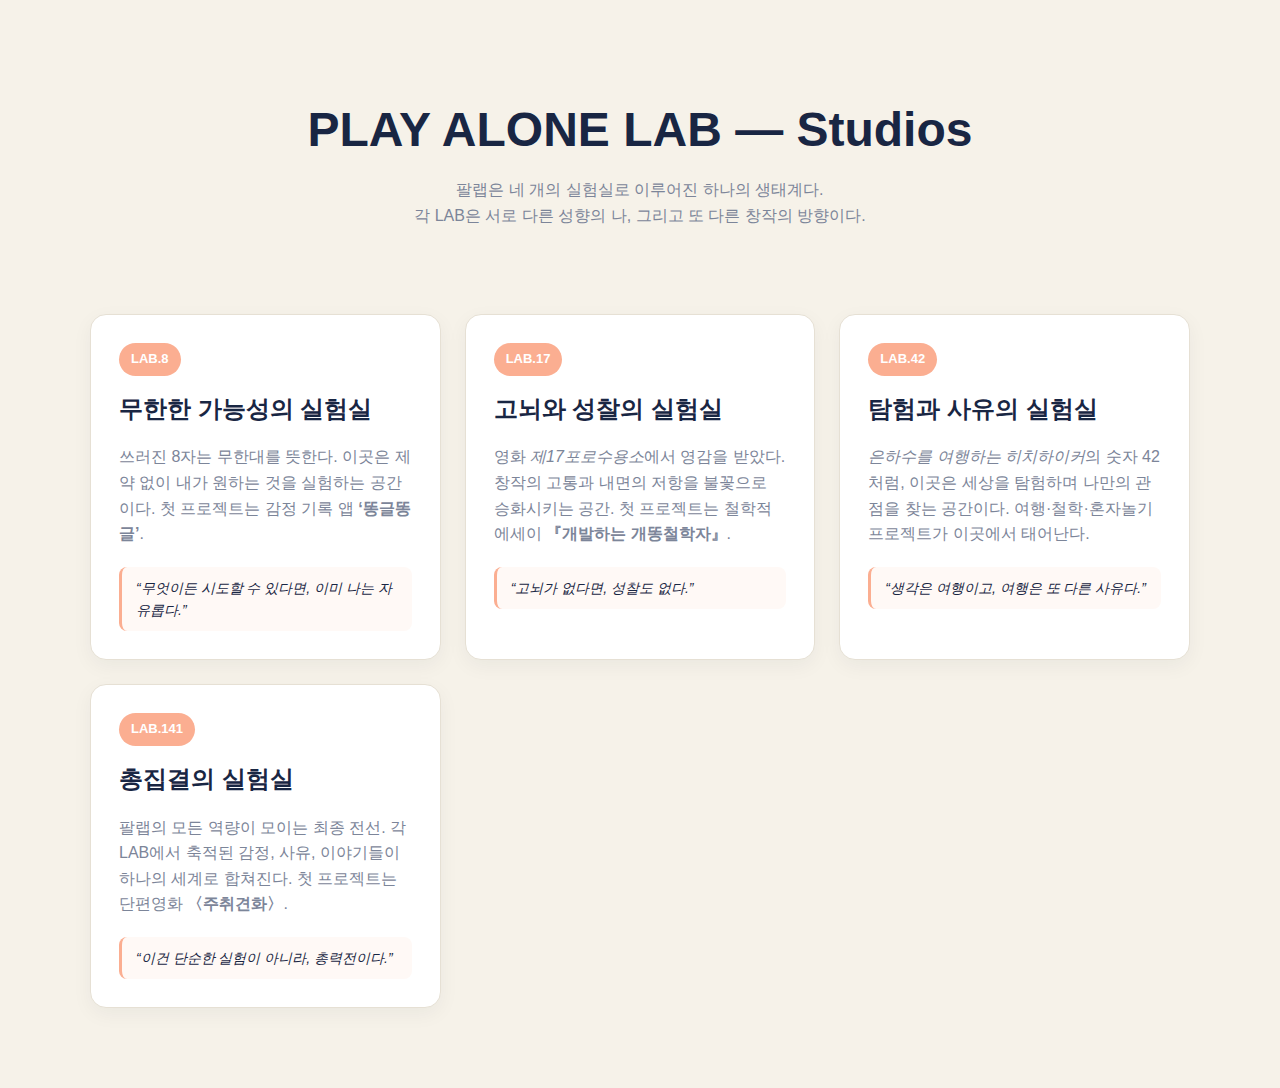
<file: lab_index.html>
<!DOCTYPE html>
<html lang="ko">
<head>
  <meta charset="UTF-8">
  <meta name="viewport" content="width=device-width, initial-scale=1.0">
  <title>PLAY ALONE LAB — Studios</title>
  <style>
    :root {
      --bg: #F6F2E9;
      --ink: #192643;
      --sub: #7c8599;
      --accent: #FBAE91;
      --line: #E6E0D4;
    }
    body {
      margin: 0;
      background: var(--bg);
      color: var(--ink);
      font-family: "Pretendard", "Noto Sans KR", sans-serif;
      line-height: 1.6;
    }
    header {
      text-align: center;
      padding: 60px 20px 30px;
    }
    h1 {
      font-size: clamp(32px, 5vw, 48px);
      font-weight: 800;
      margin-bottom: 8px;
    }
    p.lead {
      color: var(--sub);
      font-size: 16px;
      margin-top: 0;
    }
    main {
      display: grid;
      grid-template-columns: repeat(auto-fit, minmax(300px, 1fr));
      gap: 24px;
      padding: 40px 20px 80px;
      max-width: 1100px;
      margin: 0 auto;
    }
    .card {
      background: #fff;
      border: 1px solid var(--line);
      border-radius: 16px;
      padding: 28px;
      box-shadow: 0 6px 20px rgba(25,38,67,0.05);
      transition: transform .2s ease;
    }
    .card:hover { transform: translateY(-4px); }
    .badge {
      display: inline-flex;
      align-items: center;
      gap: 8px;
      background: var(--accent);
      color: white;
      font-size: 13px;
      padding: 6px 12px;
      border-radius: 999px;
      font-weight: 600;
      margin-bottom: 14px;
    }
    h2 {
      font-size: 24px;
      margin: 0 0 8px;
      font-weight: 800;
    }
    p.desc {
      color: var(--sub);
      margin-bottom: 20px;
    }
    .quote {
      border-left: 3px solid var(--accent);
      background: rgba(251,174,145,0.08);
      padding: 10px 14px;
      border-radius: 8px;
      font-size: 14px;
      font-style: italic;
    }
  </style>
</head>
<body>
  <header>
    <h1>PLAY ALONE LAB — Studios</h1>
    <p class="lead">팔랩은 네 개의 실험실로 이루어진 하나의 생태계다.<br>각 LAB은 서로 다른 성향의 나, 그리고 또 다른 창작의 방향이다.</p>
  </header>

  <main>
    <!-- LAB.8 -->
    <div class="card">
      <div class="badge">LAB.8</div>
      <h2>무한한 가능성의 실험실</h2>
      <p class="desc">쓰러진 8자는 무한대를 뜻한다.  
        이곳은 제약 없이 내가 원하는 것을 실험하는 공간이다.  
        첫 프로젝트는 감정 기록 앱 <strong>‘똥글똥글’</strong>.</p>
      <div class="quote">“무엇이든 시도할 수 있다면, 이미 나는 자유롭다.”</div>
    </div>

    <!-- LAB.17 -->
    <div class="card">
      <div class="badge">LAB.17</div>
      <h2>고뇌와 성찰의 실험실</h2>
      <p class="desc">영화 <em>제17포로수용소</em>에서 영감을 받았다.  
        창작의 고통과 내면의 저항을 불꽃으로 승화시키는 공간.  
        첫 프로젝트는 철학적 에세이 <strong>『개발하는 개똥철학자』</strong>.</p>
      <div class="quote">“고뇌가 없다면, 성찰도 없다.”</div>
    </div>

    <!-- LAB.42 -->
    <div class="card">
      <div class="badge">LAB.42</div>
      <h2>탐험과 사유의 실험실</h2>
      <p class="desc"><em>은하수를 여행하는 히치하이커</em>의 숫자 42처럼,  
        이곳은 세상을 탐험하며 나만의 관점을 찾는 공간이다.  
        여행·철학·혼자놀기 프로젝트가 이곳에서 태어난다.</p>
      <div class="quote">“생각은 여행이고, 여행은 또 다른 사유다.”</div>
    </div>

    <!-- LAB.141 -->
    <div class="card">
      <div class="badge">LAB.141</div>
      <h2>총집결의 실험실</h2>
      <p class="desc">팔랩의 모든 역량이 모이는 최종 전선.  
        각 LAB에서 축적된 감정, 사유, 이야기들이 하나의 세계로 합쳐진다.  
        첫 프로젝트는 단편영화 <strong>〈주취견화〉</strong>.</p>
      <div class="quote">“이건 단순한 실험이 아니라, 총력전이다.”</div>
    </div>
  </main>
</body>
</html>
</file>
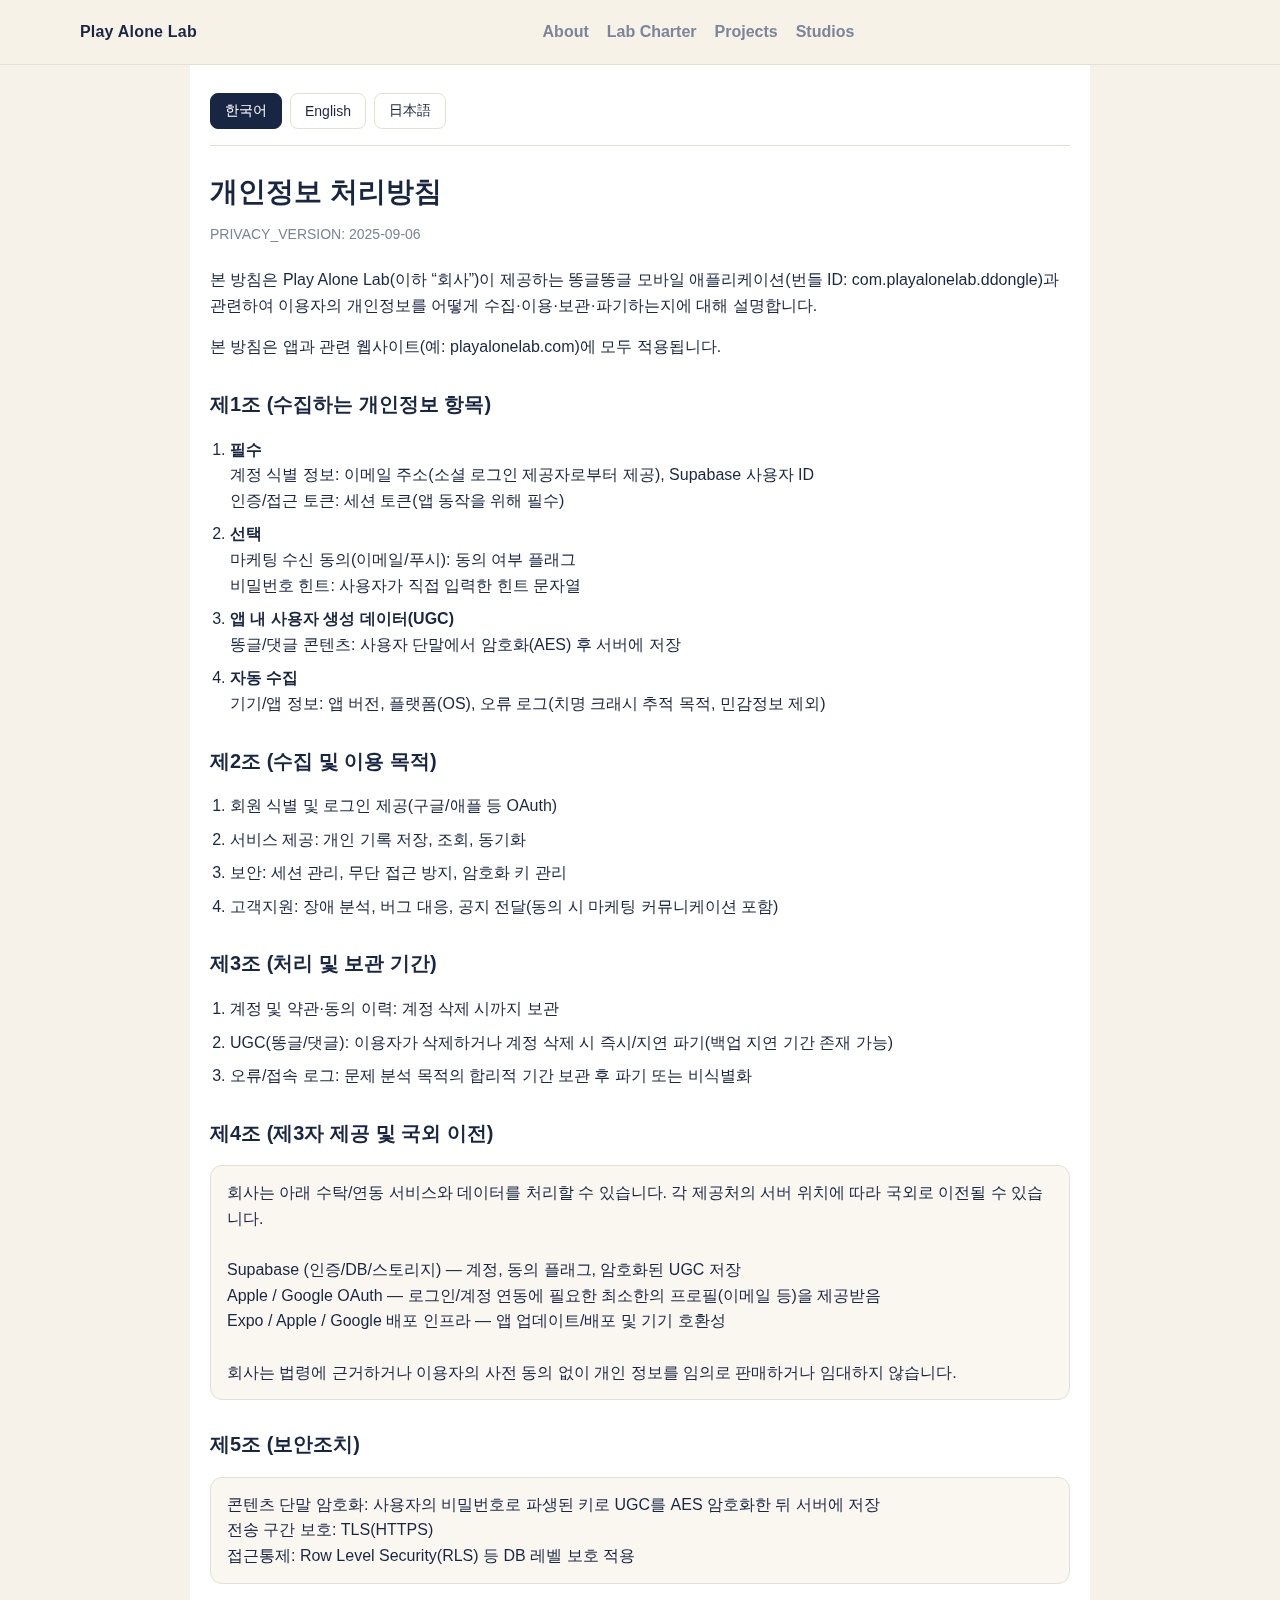
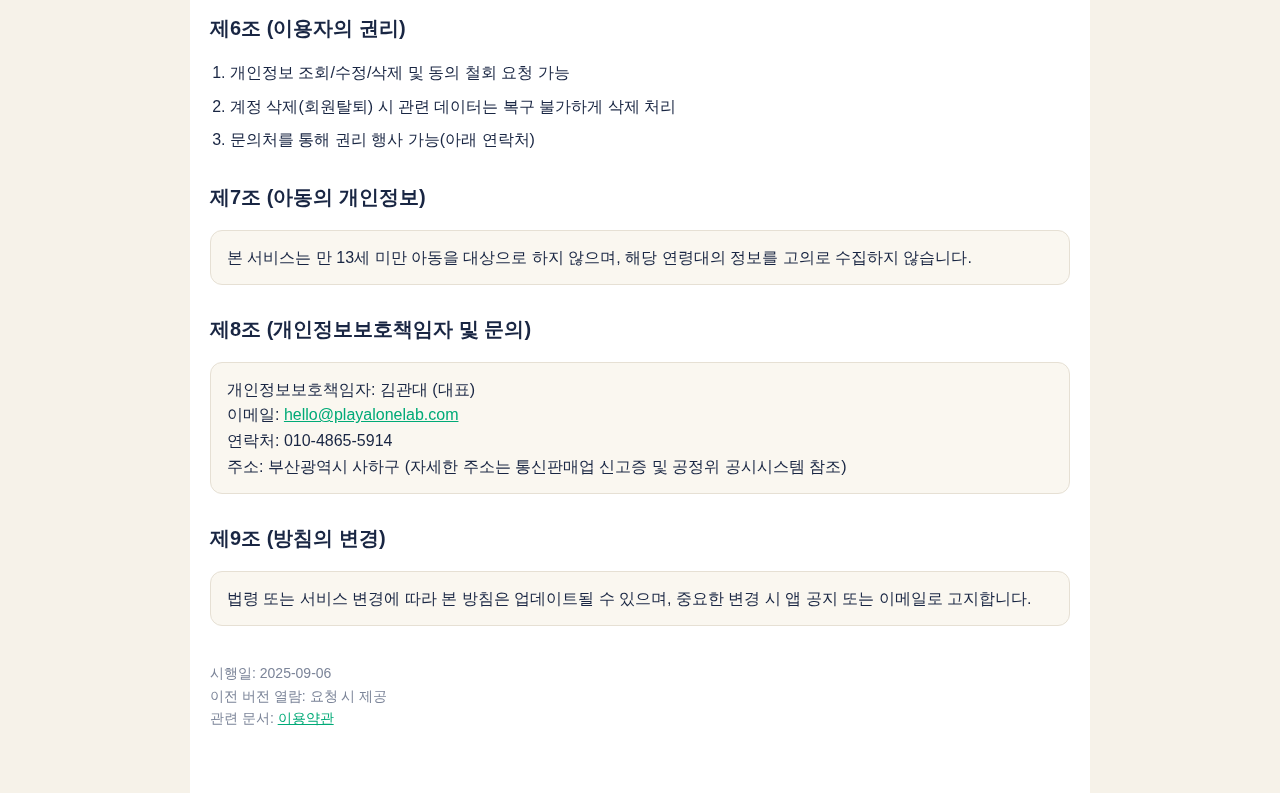
<file: privacy.html>
<!doctype html>
<html lang="ko">
<head>
    <meta charset="utf-8" />
    <title>개인정보 처리방침 | 똥글똥글</title>
    <meta name="viewport" content="width=device-width,initial-scale=1" />
    <link rel="icon" href="/images/pallab_favicon.png" type="image/png">
    <link rel="stylesheet" href="/site-header.css" />
    <link rel="stylesheet" href="/doc.css" />
</head>
<body class="doc">
<a class="skip" href="#main">본문으로 바로가기</a>
<header class="site-header">
    <div class="container nav">
        <a aria-label="Play Alone Lab Home" class="brand" href="/">Play Alone Lab</a>
        <nav aria-label="주요 메뉴" class="nav-menu">
            <a href="/#about">About</a>
            <a href="/#philosophy">Lab Charter</a>
            <a href="/#projects">Projects</a>
            <a href="/labs/">Studios</a>
        </nav>
        <div class="nav-cta">
            <button aria-controls="mobileNav" aria-expanded="false" class="btn btn--ghost nav-toggle" id="navBtn">menu</button>
        </div>
    </div>
    <div aria-label="모바일 메뉴" class="mobile-panel" id="mobileNav" role="dialog">
        <a href="/#about">About</a>
        <a href="/#philosophy">Lab Charter</a>
        <a href="/#projects">Projects</a>
        <a href="/labs/">Studios</a>
    </div>
</header>
<main class="container doc" id="main" data-doc-title-ko="개인정보 처리방침 | 똥글똥글" data-doc-title-en="Privacy Policy | Ddongle" data-doc-title-ja="プライバシーポリシー | 똥글똥글">
    <div class="doc-lang-switcher" role="group" aria-label="언어 선택">
        <button type="button" data-lang="ko" aria-pressed="true">한국어</button>
        <button type="button" data-lang="en" aria-pressed="false">English</button>
        <button type="button" data-lang="ja" aria-pressed="false">日本語</button>
    </div>

    <div class="doc-lang-content is-active" data-lang="ko">
    <h1>개인정보 처리방침</h1>
    <div class="meta">PRIVACY_VERSION: 2025-09-06</div>
    본 방침은 Play Alone Lab(이하 “회사”)이 제공하는 똥글똥글 모바일 애플리케이션(번들 ID: com.playalonelab.ddongle)과
    <br>관련하여 이용자의 개인정보를 어떻게 수집·이용·보관·파기하는지에 대해 설명합니다.
    <br>
    <p>본 방침은 앱과 관련 웹사이트(예: playalonelab.com)에 모두 적용됩니다.</p>
    <h2>제1조 (수집하는 개인정보 항목)</h2>
    <ol>
        <li><strong>필수</strong><br>
            계정 식별 정보: 이메일 주소(소셜 로그인 제공자로부터 제공), Supabase 사용자 ID<br>
            인증/접근 토큰: 세션 토큰(앱 동작을 위해 필수)
        </li>
        <li><strong>선택</strong><br>
            마케팅 수신 동의(이메일/푸시): 동의 여부 플래그<br>
            비밀번호 힌트: 사용자가 직접 입력한 힌트 문자열
        </li>
        <li><strong>앱 내 사용자 생성 데이터(UGC)</strong><br>
            똥글/댓글 콘텐츠: 사용자 단말에서 암호화(AES) 후 서버에 저장
        </li>
        <li><strong>자동 수집</strong><br>
            기기/앱 정보: 앱 버전, 플랫폼(OS), 오류 로그(치명 크래시 추적 목적, 민감정보 제외)
        </li>
    </ol>

    <h2>제2조 (수집 및 이용 목적)</h2>
    <ol>
        <li>회원 식별 및 로그인 제공(구글/애플 등 OAuth)</li>
        <li>서비스 제공: 개인 기록 저장, 조회, 동기화</li>
        <li>보안: 세션 관리, 무단 접근 방지, 암호화 키 관리</li>
        <li>고객지원: 장애 분석, 버그 대응, 공지 전달(동의 시 마케팅 커뮤니케이션 포함)</li>
    </ol>

    <h2>제3조 (처리 및 보관 기간)</h2>
    <ol>
        <li>계정 및 약관·동의 이력: 계정 삭제 시까지 보관</li>
        <li>UGC(똥글/댓글): 이용자가 삭제하거나 계정 삭제 시 즉시/지연 파기(백업 지연 기간 존재 가능)</li>
        <li>오류/접속 로그: 문제 분석 목적의 합리적 기간 보관 후 파기 또는 비식별화</li>
    </ol>

    <h2>제4조 (제3자 제공 및 국외 이전)</h2>
    <div class="box">
        회사는 아래 수탁/연동 서비스와 데이터를 처리할 수 있습니다. 각 제공처의 서버 위치에 따라 국외로 이전될 수 있습니다.<br><br>
        Supabase (인증/DB/스토리지) — 계정, 동의 플래그, 암호화된 UGC 저장<br>
        Apple / Google OAuth — 로그인/계정 연동에 필요한 최소한의 프로필(이메일 등)을 제공받음<br>
        Expo / Apple / Google 배포 인프라 — 앱 업데이트/배포 및 기기 호환성<br><br>
        회사는 법령에 근거하거나 이용자의 사전 동의 없이 개인 정보를 임의로 판매하거나 임대하지 않습니다.
    </div>

    <h2>제5조 (보안조치)</h2>
    <div class="box">
        콘텐츠 단말 암호화: 사용자의 비밀번호로 파생된 키로 UGC를 AES 암호화한 뒤 서버에 저장<br>
        전송 구간 보호: TLS(HTTPS)<br>
        접근통제: Row Level Security(RLS) 등 DB 레벨 보호 적용
    </div>

    <h2>제6조 (이용자의 권리)</h2>
    <ol>
        <li>개인정보 조회/수정/삭제 및 동의 철회 요청 가능</li>
        <li>계정 삭제(회원탈퇴) 시 관련 데이터는 복구 불가하게 삭제 처리</li>
        <li>문의처를 통해 권리 행사 가능(아래 연락처)</li>
    </ol>

    <h2>제7조 (아동의 개인정보)</h2>
    <div class="box">
        본 서비스는 만 13세 미만 아동을 대상으로 하지 않으며, 해당 연령대의 정보를 고의로 수집하지 않습니다.
    </div>

    <h2>제8조 (개인정보보호책임자 및 문의)</h2>
    <div class="box">
        개인정보보호책임자: 김관대 (대표)<br>
        이메일: <a href="mailto:hello@playalonelab.com">hello@playalonelab.com</a><br>
        연락처: 010-4865-5914<br>
        주소: 부산광역시 사하구 (자세한 주소는 통신판매업 신고증 및 공정위 공시시스템 참조)
    </div>

    <h2>제9조 (방침의 변경)</h2>
    <div class="box">
        법령 또는 서비스 변경에 따라 본 방침은 업데이트될 수 있으며, 중요한 변경 시 앱 공지 또는 이메일로 고지합니다.
    </div>

    <div class="footer">
        <div>시행일: 2025-09-06</div>
        <div>이전 버전 열람: 요청 시 제공</div>
        <div>관련 문서: <a href="/terms.html">이용약관</a></div>
    </div>
    </div>

    <div class="doc-lang-content" data-lang="en">
    <h1>Privacy Policy</h1>
    <div class="meta">PRIVACY_VERSION: 2025-09-06</div>
    <p>This policy describes how Play Alone Lab (“Company”) collects, uses, stores, and disposes of personal information in connection with the Ddongle mobile application (bundle ID: com.playalonelab.ddongle).</p>
    <p>This policy applies to the app and related websites (e.g. playalonelab.com).</p>
    <h2>Article 1 (Personal Information Collected)</h2>
    <ol>
        <li><strong>Required:</strong><br>Account identification: email (from social login provider), Supabase user ID. Authentication/access tokens: session token (required for app operation).</li>
        <li><strong>Optional:</strong><br>Marketing consent (email/push): consent flag. Password hint: user-entered hint string.</li>
        <li><strong>User-generated content (UGC):</strong><br>Ddongle/comment content: encrypted (AES) on device, then stored on server.</li>
        <li><strong>Automatically collected:</strong><br>Device/app info: app version, platform (OS), error logs (for critical crash tracking only, no sensitive data).</li>
    </ol>
    <h2>Article 2 (Purpose of Collection and Use)</h2>
    <ol>
        <li>User identification and login (Google/Apple OAuth, etc.)</li>
        <li>Service provision: personal record storage, retrieval, sync</li>
        <li>Security: session management, unauthorized access prevention, encryption key management</li>
        <li>Support: failure analysis, bug handling, notices (and marketing if consented)</li>
    </ol>
    <h2>Article 3 (Retention and Processing Period)</h2>
    <ol>
        <li>Account and consent history: until account deletion</li>
        <li>UGC: deleted when user deletes or upon account deletion (backup delay possible)</li>
        <li>Error/access logs: retained for a reasonable period for analysis, then deleted or de-identified</li>
    </ol>
    <h2>Article 4 (Third-Party Provision and International Transfer)</h2>
    <div class="box">
        The Company may process data with the following subcontractors. Data may be transferred abroad depending on server locations.<br><br>
        Supabase (auth/DB/storage) — account, consent flags, encrypted UGC<br>
        Apple / Google OAuth — minimal profile (e.g. email) for login/account linking<br>
        Expo / Apple / Google — app update and distribution infrastructure<br><br>
        The Company does not sell or rent personal information without legal basis or prior consent.
    </div>
    <h2>Article 5 (Security Measures)</h2>
    <div class="box">
        On-device encryption: UGC encrypted with a key derived from the user’s password, then stored on the server.<br>
        Transport: TLS (HTTPS).<br>
        Access control: Row Level Security (RLS) and other DB-level protection.
    </div>
    <h2>Article 6 (Your Rights)</h2>
    <ol>
        <li>You may request access, correction, deletion, or withdrawal of consent.</li>
        <li>Upon account deletion, related data is deleted and cannot be recovered.</li>
        <li>You may exercise your rights via the contact below.</li>
    </ol>
    <h2>Article 7 (Children’s Privacy)</h2>
    <div class="box">This service is not directed at children under 13; we do not knowingly collect their information.</div>
    <h2>Article 8 (Privacy Contact)</h2>
    <div class="box">
        Privacy officer: Kim Gwandae (Representative)<br>
        Email: <a href="mailto:hello@playalonelab.com">hello@playalonelab.com</a><br>
        Phone: 010-4865-5914<br>
        Address: Saha-gu, Busan, Korea (see business registration for full address)
    </div>
    <h2>Article 9 (Policy Changes)</h2>
    <div class="box">This policy may be updated; material changes will be notified via in-app notice or email.</div>
    <div class="footer">
        <div>Effective: 2025-09-06</div>
        <div>Previous versions: available on request</div>
        <div>Related: <a href="/terms.html">Terms of Service</a></div>
    </div>
    </div>

    <div class="doc-lang-content" data-lang="ja">
    <h1>プライバシーポリシー</h1>
    <div class="meta">PRIVACY_VERSION: 2025-09-06</div>
    <p>本ポリシーは、Play Alone Lab（以下「当社」）が提供する똥글똥글（トングルトングル）モバイルアプリ（バンドルID: com.playalonelab.ddongle）において、利用者の個人情報をどのように収集・利用・保管・破棄するかを説明するものです。</p>
    <p>本ポリシーはアプリおよび関連ウェブサイト（例: playalonelab.com）に適用されます。</p>
    <h2>第1条（収集する個人情報）</h2>
    <ol>
        <li><strong>必須：</strong><br>アカウント識別情報（メールアドレス・ソーシャルログインから取得）、SupabaseユーザーID。認証トークン：セッショントークン（アプリ動作に必須）。</li>
        <li><strong>任意：</strong><br>マーケティング受信同意（メール/プッシュ）、パスワードヒント。</li>
        <li><strong>UGC：</strong><br>똥글・コメント：端末でAES暗号化のうえサーバーに保存。</li>
        <li><strong>自動収集：</strong><br>端末/アプリ情報、アプリバージョン、OS、エラーログ（重大クラッシュ追跡目的、機密情報を除く）。</li>
    </ol>
    <h2>第2条（収集・利用の目的）</h2>
    <ol>
        <li>会員識別・ログイン提供（Google/Apple OAuth等）</li>
        <li>サービス提供：個人記録の保存・照会・同期</li>
        <li>セキュリティ：セッション管理、不正アクセス防止、暗号鍵管理</li>
        <li>サポート：障害分析、バグ対応、お知らせ（同意時はマーケティング含む）</li>
    </ol>
    <h2>第3条（処理・保管期間）</h2>
    <ol>
        <li>アカウント・同意履歴：アカウント削除まで</li>
        <li>UGC：利用者が削除またはアカウント削除時に破棄（バックアップ遅延の可能性あり）</li>
        <li>エラー/アクセスログ：分析目的の合理的期間後、破棄または非識別化</li>
    </ol>
    <h2>第4条（第三者提供・国外移転）</h2>
    <div class="box">
        当社は以下の委託・連携サービスでデータを処理することがあります。サーバー所在地に応じ国外へ移転する場合があります。<br><br>
        Supabase（認証/DB/ストレージ）— アカウント、同意フラグ、暗号化UGC<br>
        Apple / Google OAuth — ログイン・連携に必要な最小限のプロフィール（メール等）<br>
        Expo / Apple / Google — アプリ配信・更新インフラ<br><br>
        当社は法令に基づくか、利用者の事前同意なく個人情報を販売・貸与しません。
    </div>
    <h2>第5条（セキュリティ措置）</h2>
    <div class="box">
        端末での暗号化：利用者パスワードから導出した鍵でUGCをAES暗号化しサーバーに保存。<br>
        通信保護：TLS（HTTPS）。<br>
        アクセス制御：Row Level Security（RLS）等のDBレベル保護。
    </div>
    <h2>第6条（利用者の権利）</h2>
    <ol>
        <li>個人情報の閲覧・訂正・削除・同意の撤回を請求できます。</li>
        <li>アカウント削除時、関連データは復元不可で削除されます。</li>
        <li>下記問い合わせ先で権利を行使できます。</li>
    </ol>
    <h2>第7条（児童の個人情報）</h2>
    <div class="box">本サービスは13歳未満を対象とせず、当該年齢の情報を故意に収集しません。</div>
    <h2>第8条（お問い合わせ）</h2>
    <div class="box">
        個人情報保護責任者：キム・グァンデ（代表）<br>
        メール: <a href="mailto:hello@playalonelab.com">hello@playalonelab.com</a><br>
        電話: 010-4865-5914<br>
        住所: 釜山広域市沙下区（詳細は事業者登録等参照）
    </div>
    <h2>第9条（ポリシー変更）</h2>
    <div class="box">法令・サービス変更に伴い本ポリシーは更新されることがあり、重要な変更時はアプリ内通知またはメールでお知らせします。</div>
    <div class="footer">
        <div>施行日: 2025-09-06</div>
        <div>過去版の閲覧: 請求時に提供</div>
        <div>関連: <a href="/terms.html">利用規約</a></div>
    </div>
    </div>
</main>
<script src="/site-header.js"></script>
<script src="/doc-lang.js"></script>
</body>
</html>
</file>
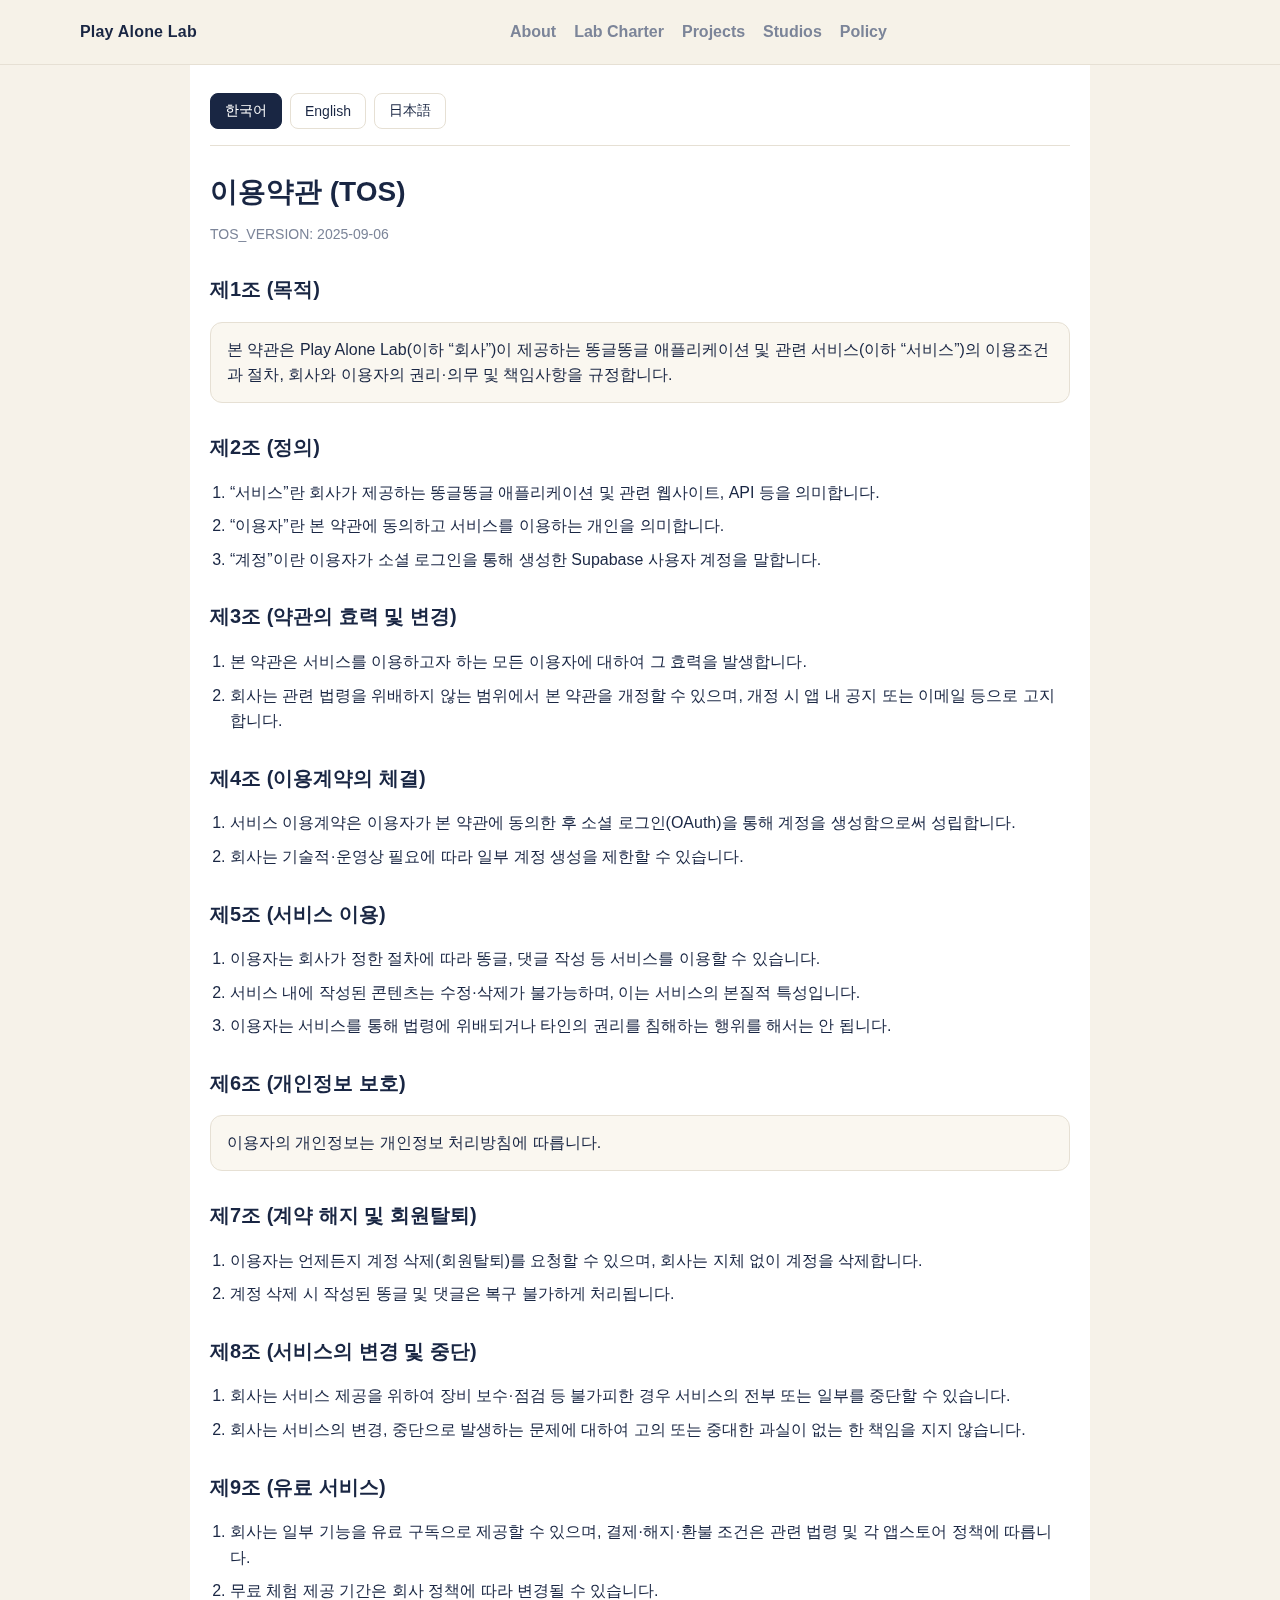
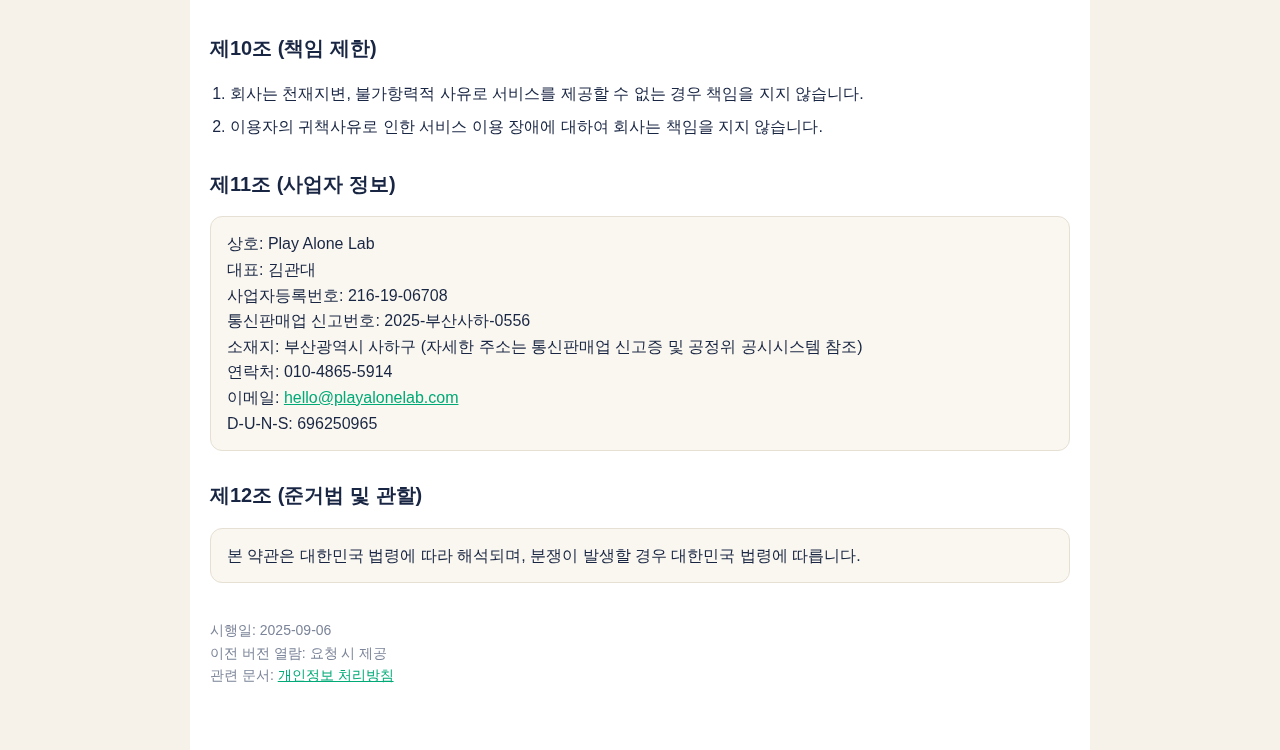
<file: terms.html>
<!doctype html>
<html lang="ko">
<head>
    <meta charset="utf-8" />
    <title>이용약관 | 똥글똥글</title>
    <meta name="viewport" content="width=device-width,initial-scale=1" />
    <meta name="description" content="똥글똥글 서비스 이용약관 안내 페이지입니다." />
    <link rel="icon" href="/images/pallab_favicon.png" type="image/png">
    <link rel="stylesheet" href="/site-header.css" />
    <link rel="stylesheet" href="/doc.css" />
</head>
<body class="doc">
<a class="skip" href="#main">본문으로 바로가기</a>
<header class="site-header">
    <div class="container nav">
        <a aria-label="Play Alone Lab Home" class="brand" href="./index.html">Play Alone Lab</a>
        <nav aria-label="주요 메뉴" class="nav-menu">
            <a href="./index.html#about">About</a>
            <a href="./index.html#philosophy">Lab Charter</a>
            <a href="./index.html#projects">Projects</a>
            <a href="./labs/index.html">Studios</a>
            <a href="./privacy.html">Policy</a>
        </nav>
        <div class="nav-cta">
            <button aria-controls="mobileNav" aria-expanded="false" class="btn btn--ghost nav-toggle" id="navBtn">menu</button>
        </div>
    </div>
    <div aria-label="모바일 메뉴" class="mobile-panel" id="mobileNav" role="dialog">
        <a href="./index.html#about">About</a>
        <a href="./index.html#philosophy">Lab Charter</a>
        <a href="./index.html#projects">Projects</a>
        <a href="./labs/index.html">Studios</a>
        <a href="./privacy.html">Policy</a>
    </div>
</header>
<main class="container doc" id="main" data-doc-title-ko="이용약관 | 똥글똥글" data-doc-title-en="Terms of Service | Ddongle" data-doc-title-ja="利用規約 | 똥글똥글">
    <div class="doc-lang-switcher" role="group" aria-label="언어 선택">
        <button type="button" data-lang="ko" aria-pressed="true">한국어</button>
        <button type="button" data-lang="en" aria-pressed="false">English</button>
        <button type="button" data-lang="ja" aria-pressed="false">日本語</button>
    </div>

    <div class="doc-lang-content is-active" data-lang="ko">
    <h1>이용약관 (TOS)</h1>
    <div class="meta">TOS_VERSION: 2025-09-06</div>

    <h2>제1조 (목적)</h2>
    <div class="box">
        본 약관은 Play Alone Lab(이하 “회사”)이 제공하는 똥글똥글 애플리케이션 및 관련 서비스(이하 “서비스”)의 이용조건과 절차, 회사와 이용자의 권리·의무 및 책임사항을 규정합니다.
    </div>

    <h2>제2조 (정의)</h2>
    <ol>
        <li>“서비스”란 회사가 제공하는 똥글똥글 애플리케이션 및 관련 웹사이트, API 등을 의미합니다.</li>
        <li>“이용자”란 본 약관에 동의하고 서비스를 이용하는 개인을 의미합니다.</li>
        <li>“계정”이란 이용자가 소셜 로그인을 통해 생성한 Supabase 사용자 계정을 말합니다.</li>
    </ol>

    <h2>제3조 (약관의 효력 및 변경)</h2>
    <ol>
        <li>본 약관은 서비스를 이용하고자 하는 모든 이용자에 대하여 그 효력을 발생합니다.</li>
        <li>회사는 관련 법령을 위배하지 않는 범위에서 본 약관을 개정할 수 있으며, 개정 시 앱 내 공지 또는 이메일 등으로 고지합니다.</li>
    </ol>

    <h2>제4조 (이용계약의 체결)</h2>
    <ol>
        <li>서비스 이용계약은 이용자가 본 약관에 동의한 후 소셜 로그인(OAuth)을 통해 계정을 생성함으로써 성립합니다.</li>
        <li>회사는 기술적·운영상 필요에 따라 일부 계정 생성을 제한할 수 있습니다.</li>
    </ol>

    <h2>제5조 (서비스 이용)</h2>
    <ol>
        <li>이용자는 회사가 정한 절차에 따라 똥글, 댓글 작성 등 서비스를 이용할 수 있습니다.</li>
        <li>서비스 내에 작성된 콘텐츠는 수정·삭제가 불가능하며, 이는 서비스의 본질적 특성입니다.</li>
        <li>이용자는 서비스를 통해 법령에 위배되거나 타인의 권리를 침해하는 행위를 해서는 안 됩니다.</li>
    </ol>

    <h2>제6조 (개인정보 보호)</h2>
    <div class="box">이용자의 개인정보는 개인정보 처리방침에 따릅니다.</div>

    <h2>제7조 (계약 해지 및 회원탈퇴)</h2>
    <ol>
        <li>이용자는 언제든지 계정 삭제(회원탈퇴)를 요청할 수 있으며, 회사는 지체 없이 계정을 삭제합니다.</li>
        <li>계정 삭제 시 작성된 똥글 및 댓글은 복구 불가하게 처리됩니다.</li>
    </ol>

    <h2>제8조 (서비스의 변경 및 중단)</h2>
    <ol>
        <li>회사는 서비스 제공을 위하여 장비 보수·점검 등 불가피한 경우 서비스의 전부 또는 일부를 중단할 수 있습니다.</li>
        <li>회사는 서비스의 변경, 중단으로 발생하는 문제에 대하여 고의 또는 중대한 과실이 없는 한 책임을 지지 않습니다.</li>
    </ol>

    <h2>제9조 (유료 서비스)</h2>
    <ol>
        <li>회사는 일부 기능을 유료 구독으로 제공할 수 있으며, 결제·해지·환불 조건은 관련 법령 및 각 앱스토어 정책에 따릅니다.</li>
        <li>무료 체험 제공 기간은 회사 정책에 따라 변경될 수 있습니다.</li>
    </ol>

    <h2>제10조 (책임 제한)</h2>
    <ol>
        <li>회사는 천재지변, 불가항력적 사유로 서비스를 제공할 수 없는 경우 책임을 지지 않습니다.</li>
        <li>이용자의 귀책사유로 인한 서비스 이용 장애에 대하여 회사는 책임을 지지 않습니다.</li>
    </ol>

    <h2>제11조 (사업자 정보)</h2>
    <div class="box biz">
        상호: Play Alone Lab<br />
        대표: 김관대<br />
        사업자등록번호: 216-19-06708<br />
        통신판매업 신고번호: 2025-부산사하-0556<br />
        소재지: 부산광역시 사하구 (자세한 주소는 통신판매업 신고증 및 공정위 공시시스템 참조)<br />
        연락처: 010-4865-5914<br />
        이메일: <a href="mailto:hello@playalonelab.com">hello@playalonelab.com</a><br />
        D-U-N-S: 696250965
    </div>

    <h2>제12조 (준거법 및 관할)</h2>
    <div class="box">본 약관은 대한민국 법령에 따라 해석되며, 분쟁이 발생할 경우 대한민국 법령에 따릅니다.</div>

    <div class="footer">
        <div>시행일: 2025-09-06</div>
        <div>이전 버전 열람: 요청 시 제공</div>
        <div>관련 문서: <a href="./privacy.html">개인정보 처리방침</a></div>
    </div>
    </div>

    <div class="doc-lang-content" data-lang="en">
    <h1>Terms of Service (TOS)</h1>
    <div class="meta">TOS_VERSION: 2025-09-06</div>
    <h2>Article 1 (Purpose)</h2>
    <div class="box">These terms govern the use of the Ddongle application and related services (“Service”) provided by Play Alone Lab (“Company”), including the rights and obligations of the Company and users.</div>
    <h2>Article 2 (Definitions)</h2>
    <ol>
        <li>“Service” means the Ddongle application, related websites, API, etc. provided by the Company.</li>
        <li>“User” means an individual who agrees to these terms and uses the Service.</li>
        <li>“Account” means the user account created via social login (Supabase).</li>
    </ol>
    <h2>Article 3 (Effect and Amendment)</h2>
    <ol>
        <li>These terms apply to all users of the Service.</li>
        <li>The Company may amend the terms within the bounds of applicable law; users will be notified via in-app notice or email.</li>
    </ol>
    <h2>Article 4 (Conclusion of Agreement)</h2>
    <ol>
        <li>The agreement is formed when the user agrees to these terms and creates an account via social login (OAuth).</li>
        <li>The Company may restrict account creation for technical or operational reasons.</li>
    </ol>
    <h2>Article 5 (Use of Service)</h2>
    <ol>
        <li>Users may use the Service (e.g. posting ddongles, comments) in accordance with the Company’s procedures.</li>
        <li>Content posted in the Service cannot be edited or deleted; this is an inherent characteristic of the Service.</li>
        <li>Users must not use the Service in ways that violate law or infringe others’ rights.</li>
    </ol>
    <h2>Article 6 (Privacy)</h2>
    <div class="box">User personal information is handled in accordance with the Privacy Policy.</div>
    <h2>Article 7 (Termination and Account Deletion)</h2>
    <ol>
        <li>Users may request account deletion at any time; the Company will delete the account without delay.</li>
        <li>Upon deletion, posted ddongles and comments cannot be recovered.</li>
    </ol>
    <h2>Article 8 (Changes and Suspension of Service)</h2>
    <ol>
        <li>The Company may suspend all or part of the Service for maintenance or other unavoidable reasons.</li>
        <li>The Company is not liable for issues arising from such changes or suspension, except in cases of willful misconduct or gross negligence.</li>
    </ol>
    <h2>Article 9 (Paid Service)</h2>
    <ol>
        <li>Some features may be offered as paid subscriptions; payment, cancellation, and refunds follow applicable law and app store policies.</li>
        <li>Free trial periods may be changed at the Company’s discretion.</li>
    </ol>
    <h2>Article 10 (Limitation of Liability)</h2>
    <ol>
        <li>The Company is not liable when the Service cannot be provided due to force majeure.</li>
        <li>The Company is not liable for service disruption due to the user’s fault.</li>
    </ol>
    <h2>Article 11 (Business Information)</h2>
    <div class="box biz">
        Name: Play Alone Lab<br />
        Representative: Kim Gwandae<br />
        Business registration: 216-19-06708<br />
        E-commerce registration: 2025-Busan Saha-0556<br />
        Address: Saha-gu, Busan, Korea (see registration for full address)<br />
        Contact: 010-4865-5914<br />
        Email: <a href="mailto:hello@playalonelab.com">hello@playalonelab.com</a><br />
        D-U-N-S: 696250965
    </div>
    <h2>Article 12 (Governing Law and Jurisdiction)</h2>
    <div class="box">These terms are governed by the laws of the Republic of Korea.</div>
    <div class="footer">
        <div>Effective: 2025-09-06</div>
        <div>Previous versions: available on request</div>
        <div>Related: <a href="./privacy.html">Privacy Policy</a></div>
    </div>
    </div>

    <div class="doc-lang-content" data-lang="ja">
    <h1>利用規約（TOS）</h1>
    <div class="meta">TOS_VERSION: 2025-09-06</div>
    <h2>第1条（目的）</h2>
    <div class="box">本規約は、Play Alone Lab（以下「当社」）が提供する똥글똥글（トングルトングル）アプリおよび関連サービス（以下「サービス」）の利用条件、当社と利用者の権利・義務・責任を定めます。</div>
    <h2>第2条（定義）</h2>
    <ol>
        <li>「サービス」とは、当社が提供する똥글똥글アプリおよび関連ウェブサイト・API等をいいます。</li>
        <li>「利用者」とは、本規約に同意しサービスを利用する個人をいいます。</li>
        <li>「アカウント」とは、ソーシャルログインにより作成したSupabaseユーザーアカウントをいいます。</li>
    </ol>
    <h2>第3条（規約の効力・変更）</h2>
    <ol>
        <li>本規約は、サービスを利用するすべての利用者に適用されます。</li>
        <li>当社は、関連法令に反しない範囲で本規約を改定でき、改定時はアプリ内通知またはメール等で告知します。</li>
    </ol>
    <h2>第4条（利用契約の成立）</h2>
    <ol>
        <li>サービス利用契約は、利用者が本規約に同意し、ソーシャルログイン（OAuth）でアカウントを作成した時に成立します。</li>
        <li>当社は、技術上・運営上の必要に応じ、アカウント作成を制限することがあります。</li>
    </ol>
    <h2>第5条（サービスの利用）</h2>
    <ol>
        <li>利用者は、当社の定める手順に従い、똥글・コメントの投稿等のサービスを利用できます。</li>
        <li>サービス内に投稿されたコンテンツは編集・削除できません。これはサービスの本質的な特性です。</li>
        <li>利用者は、法令に反する行為や他人の権利を侵害する行為をしてはなりません。</li>
    </ol>
    <h2>第6条（個人情報）</h2>
    <div class="box">利用者の個人情報は、個人情報処理方針に従います。</div>
    <h2>第7条（解約・退会）</h2>
    <ol>
        <li>利用者はいつでもアカウント削除（退会）を請求でき、当社は遅滞なく削除します。</li>
        <li>アカウント削除時、投稿した똥글・コメントは復元できず削除されます。</li>
    </ol>
    <h2>第8条（サービスの変更・停止）</h2>
    <ol>
        <li>当社は、保守点検等やむを得ない場合、サービスの全部または一部を停止することがあります。</li>
        <li>サービスの変更・停止により生じた問題について、当社は故意または重過失がない限り責任を負いません。</li>
    </ol>
    <h2>第9条（有料サービス）</h2>
    <ol>
        <li>一部機能は有料購読で提供される場合があり、支払・解約・返金は関連法令および各アプリストア方針に従います。</li>
        <li>無料体験期間は当社方針により変更される場合があります。</li>
    </ol>
    <h2>第10条（責任制限）</h2>
    <ol>
        <li>天災その他不可抗力によりサービスを提供できない場合、当社は責任を負いません。</li>
        <li>利用者の責めに帰すべき事由による利用障害について、当社は責任を負いません。</li>
    </ol>
    <h2>第11条（事業者情報）</h2>
    <div class="box biz">
        名称: Play Alone Lab<br />
        代表: キム・グァンデ<br />
        事業者登録番号: 216-19-06708<br />
        通信販売業登録: 2025-釜山沙下-0556<br />
        所在地: 釜山広域市沙下区（詳細は登録証・公取委公示参照）<br />
        連絡先: 010-4865-5914<br />
        メール: <a href="mailto:hello@playalonelab.com">hello@playalonelab.com</a><br />
        D-U-N-S: 696250965
    </div>
    <h2>第12条（準拠法・管轄）</h2>
    <div class="box">本規約は大韓民国法令に準拠し、紛争時も大韓民国法令に従います。</div>
    <div class="footer">
        <div>施行日: 2025-09-06</div>
        <div>過去版の閲覧: 請求時に提供</div>
        <div>関連: <a href="./privacy.html">プライバシーポリシー</a></div>
    </div>
    </div>
</main>
<script src="/site-header.js"></script>
<script src="/doc-lang.js"></script>
</body>
</html>
</file>
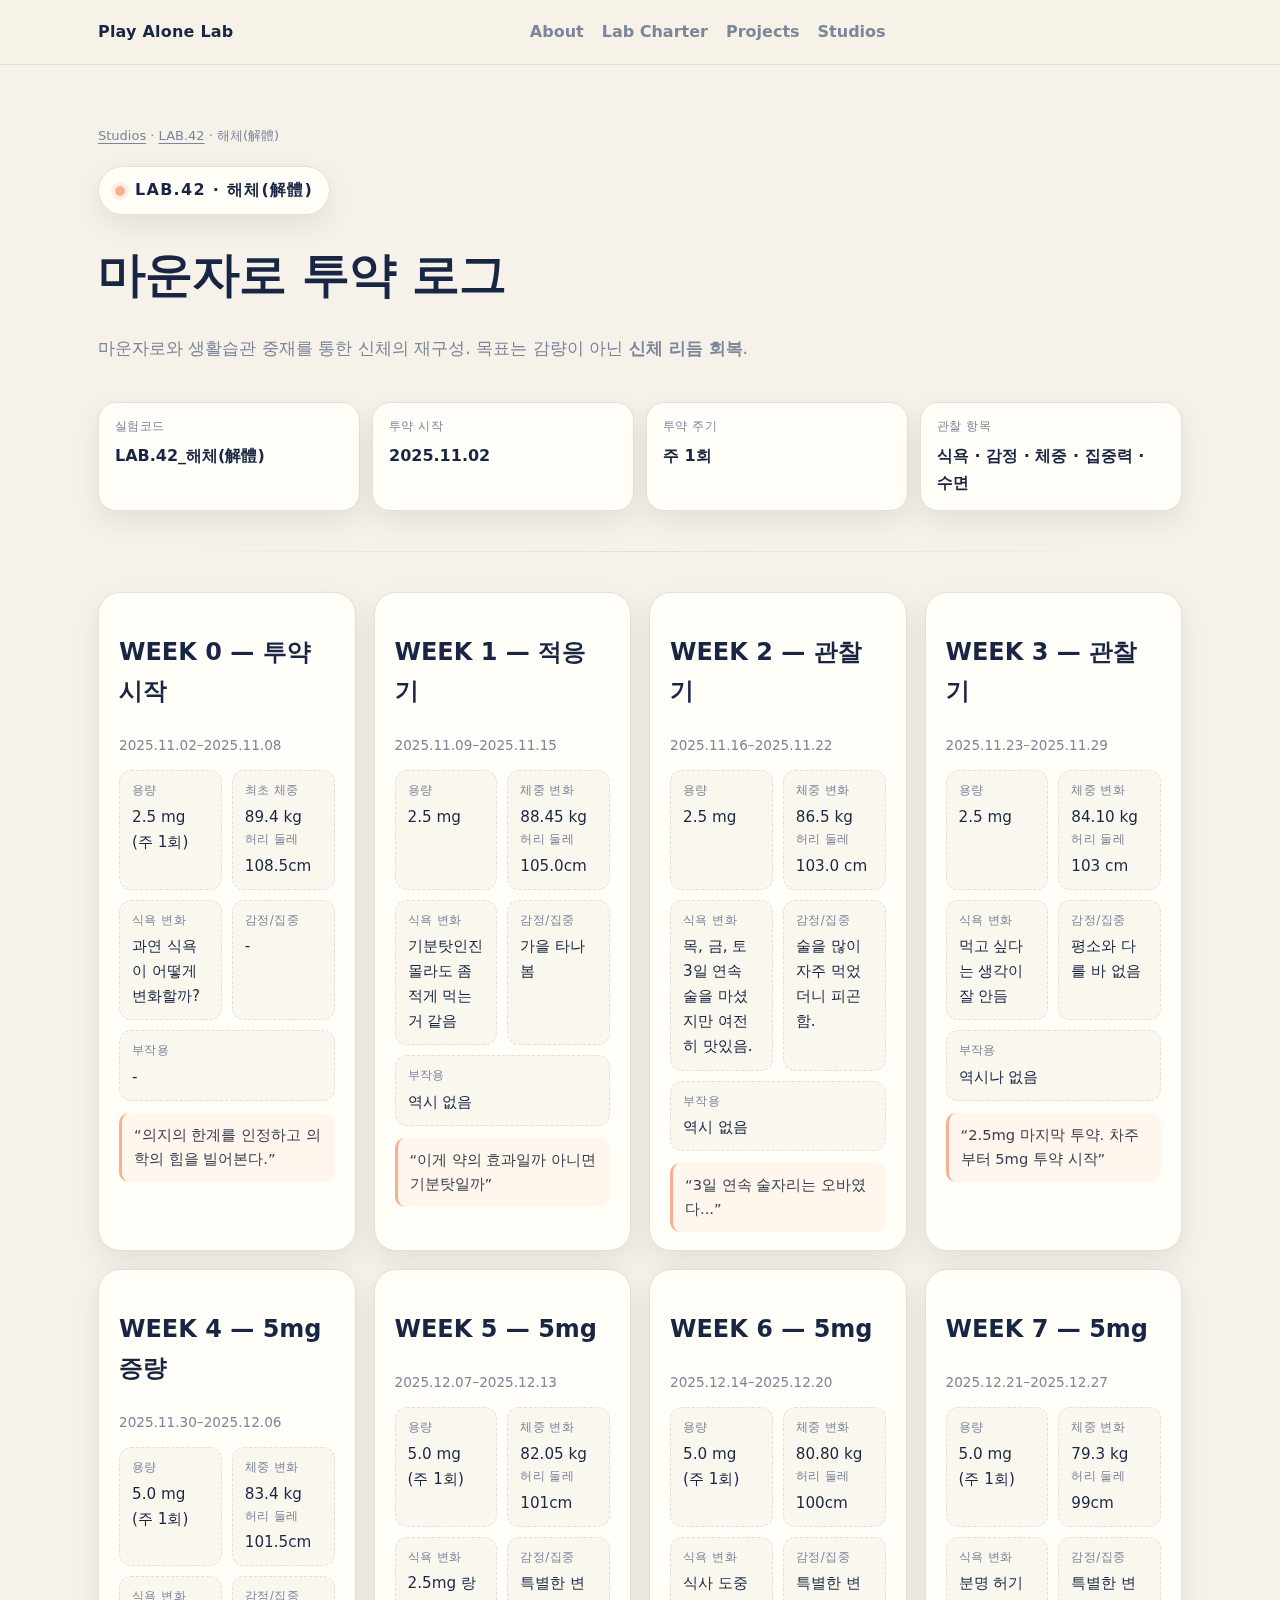
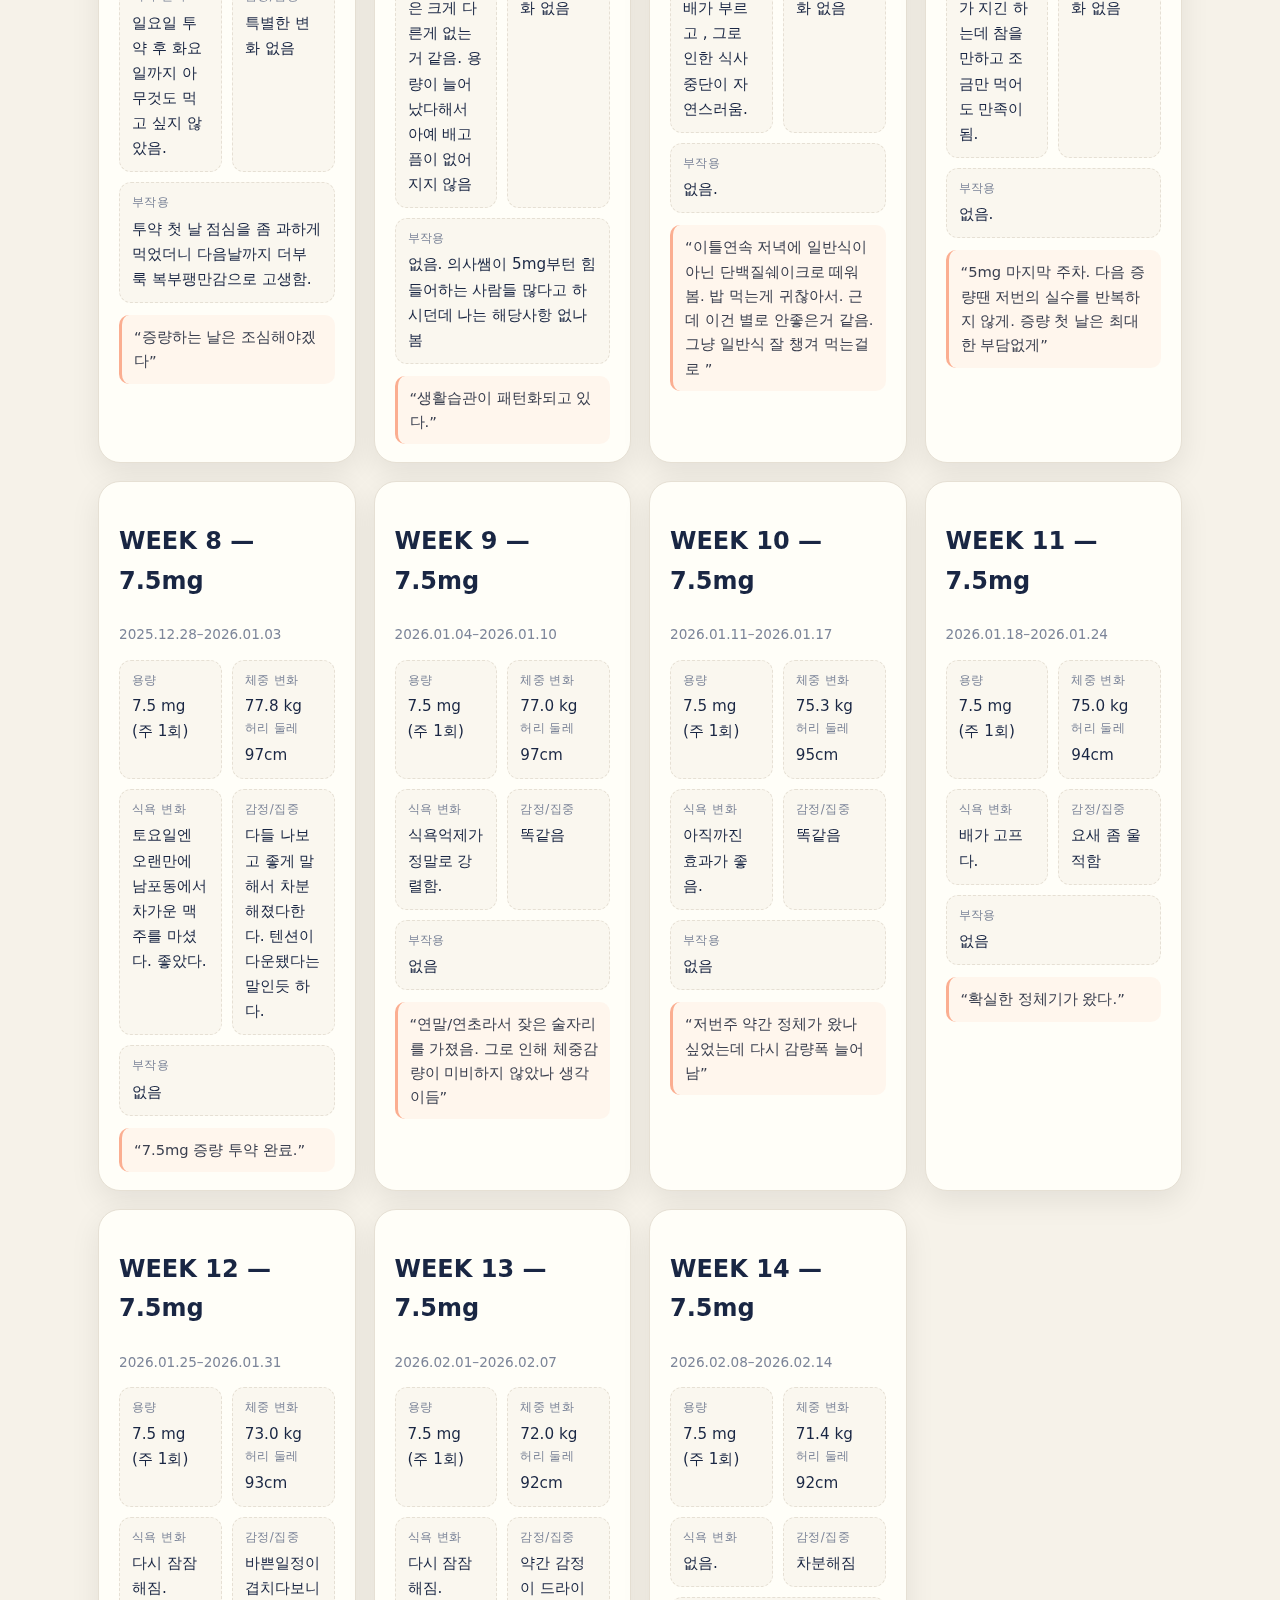
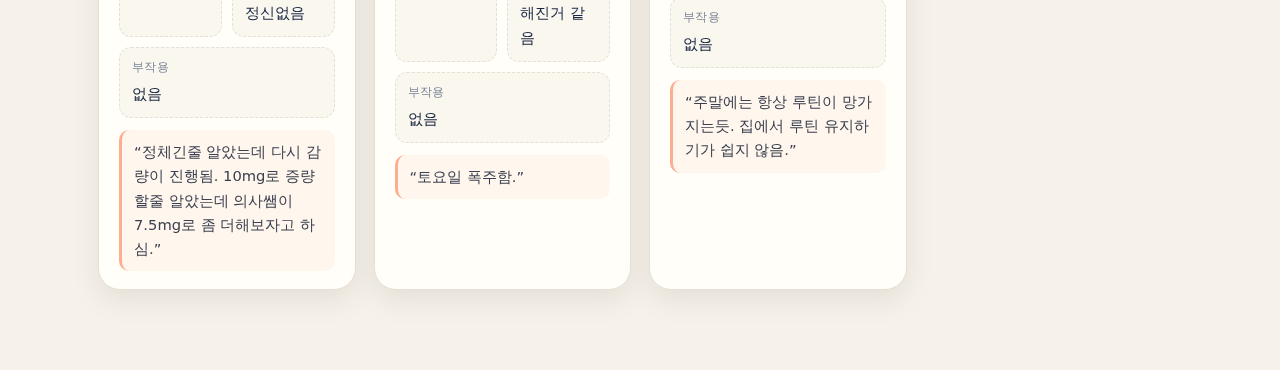
<file: labs/deconstruction.html>
<!DOCTYPE html>
<html lang="ko">
<head>
  <meta charset="UTF-8" />
  <meta name="viewport" content="width=device-width, initial-scale=1.0" />
  <title>PLAY ALONE LAB — LAB.42 해체(解體)</title>
  <link rel="icon" href="/images/pallab_favicon.png" type="image/png">
  <link rel="stylesheet" href="/labs/labs.css">
  <link rel="stylesheet" href="/site-header.css">
</head>
<body>
<a class="skip" href="#main">본문으로 바로가기</a>
<header class="site-header">
  <div class="container nav">
    <a aria-label="Play Alone Lab Home" class="brand" href="/">Play Alone Lab</a>
    <nav aria-label="주요 메뉴" class="nav-menu">
      <a href="/#about">About</a>
      <a href="/#philosophy">Lab Charter</a>
      <a href="/#projects">Projects</a>
      <a href="/labs/">Studios</a>
    </nav>
    <div class="nav-cta">
      <button aria-controls="mobileNav" aria-expanded="false" class="btn btn--ghost nav-toggle" id="navBtn">menu</button>
    </div>
  </div>
  <div aria-label="모바일 메뉴" class="mobile-panel" id="mobileNav" role="dialog">
    <a href="/#about">About</a>
    <a href="/#philosophy">Lab Charter</a>
    <a href="/#projects">Projects</a>
    <a href="/labs/">Studios</a>
  </div>
</header>
<main class="wrap" id="main">
  <header class="lab-hero">
    <div>
      <div class="lab-crumbs"><a href="/labs/">Studios</a> · <a href="/labs/lab42.html">LAB.42</a> · 해체(解體)</div>
      <div class="lab-badge" aria-label="LAB.42 badge">
        <span class="dot" aria-hidden="true"></span>
        <strong>LAB.42 · 해체(解體)</strong>
      </div>
      <h1 class="lab-title">마운자로 투약 로그</h1>
      <p class="lab-lead">마운자로와 생활습관 중재를 통한 신체의 재구성. 목표는 감량이 아닌 <strong>신체 리듬 회복</strong>.</p>
    </div>
  </header>

  <section class="lab-meta" aria-label="실험 메타">
    <div class="lab-meta__item"><span class="lab-meta__label">실험코드</span><span class="lab-meta__value">LAB.42_해체(解體)</span></div>
    <div class="lab-meta__item"><span class="lab-meta__label">투약 시작</span><span class="lab-meta__value">2025.11.02</span></div>
    <div class="lab-meta__item"><span class="lab-meta__label">투약 주기</span><span class="lab-meta__value">주 1회</span></div>
    <div class="lab-meta__item"><span class="lab-meta__label">관찰 항목</span><span class="lab-meta__value">식욕 · 감정 · 체중 · 집중력 · 수면</span></div>
  </section>

  <hr class="lab-divider" role="separator" aria-hidden="true">

  <section class="lab-timeline" aria-label="주차별 기록">

    <!-- Week 0 Card -->
    <article class="week-card" aria-labelledby="week0-title">
      <div>
        <h2 class="week-title" id="week0-title">WEEK 0 — 투약 시작</h2>
        <time datetime="2025-11-02">2025.11.02–2025.11.08</time>
      </div>
      <div class="week-grid">
        <div class="week-cell">
          <span class="week-label">용량</span>
          <span class="week-value">2.5 mg (주 1회)</span>
        </div>
        <div class="week-cell">
          <span class="week-label">최초 체중</span>
          <span class="week-value">89.4 kg</span>
          <span class="week-label">허리 둘레</span>
          <span class="week-value">108.5cm</span>
        </div>
        <div class="week-cell">
          <span class="week-label">식욕 변화</span>
          <span class="week-value">과연 식욕이 어떻게 변화할까? </span>
        </div>
        <div class="week-cell">
          <span class="week-label">감정/집중</span>
          <span class="week-value"> - </span>
        </div>
        <div class="week-cell full">
          <span class="week-label">부작용</span>
          <span class="week-value"> - </span>
        </div>
      </div>
      <p class="week-quote">“의지의 한계를 인정하고 의학의 힘을 빌어본다.”</p>
    </article>

    <!-- Week 1 Card (placeholder) -->
    <article class="week-card" aria-labelledby="week1-title">
      <div>
        <h2 class="week-title" id="week1-title">WEEK 1 — 적응기</h2>
        <time datetime="2025-11-09">2025.11.09–2025.11.15</time>
      </div>
      <div class="week-grid">
        <div class="week-cell">
          <span class="week-label">용량</span>
          <span class="week-value">2.5 mg </span>
        </div>
        <div class="week-cell">
          <span class="week-label">체중 변화</span>
          <span class="week-value">88.45 kg</span>
          <span class="week-label">허리 둘레</span>
          <span class="week-value">105.0cm</span>
        </div>
        <div class="week-cell">
          <span class="week-label">식욕 변화</span>
          <span class="week-value">기분탓인진 몰라도 좀 적게 먹는거 같음</span>
        </div>
        <div class="week-cell">
          <span class="week-label">감정/집중</span>
          <span class="week-value">가을 타나봄</span>
        </div>
        <div class="week-cell full">
          <span class="week-label">부작용</span>
          <span class="week-value">역시 없음</span>
        </div>
      </div>
      <p class="week-quote">“이게 약의 효과일까 아니면 기분탓일까”</p>
    </article>

    <!-- Week 2 Card (placeholder) -->
    <article class="week-card" aria-labelledby="week2-title">
      <div>
        <h2 class="week-title" id="week2-title">WEEK 2 — 관찰기</h2>
        <time datetime="2025-11-16">2025.11.16–2025.11.22</time>
      </div>
      <div class="week-grid">
        <div class="week-cell">
          <span class="week-label">용량</span>
          <span class="week-value">2.5 mg </span>
        </div>
        <div class="week-cell">
          <span class="week-label">체중 변화</span>
          <span class="week-value">86.5 kg</span>
          <span class="week-label">허리 둘레</span>
          <span class="week-value">103.0 cm</span>
        </div>
        <div class="week-cell">
          <span class="week-label">식욕 변화</span>
          <span class="week-value">목, 금, 토 3일 연속 술을 마셨지만 여전히 맛있음.</span>
        </div>
        <div class="week-cell">
          <span class="week-label">감정/집중</span>
          <span class="week-value"> 술을 많이 자주 먹었더니 피곤함. </span>
        </div>
        <div class="week-cell full">
          <span class="week-label">부작용</span>
          <span class="week-value">역시 없음</span>
        </div>
      </div>
      <p class="week-quote">“3일 연속 술자리는 오바였다...”</p>
    </article>

    <!-- Week 3 Card (placeholder) -->
    <article class="week-card" aria-labelledby="week3-title">
      <div>
        <h2 class="week-title" id="week3-title">WEEK 3 — 관찰기</h2>
        <time datetime="2025-11-23">2025.11.23–2025.11.29</time>
      </div>
      <div class="week-grid">
        <div class="week-cell">
          <span class="week-label">용량</span>
          <span class="week-value">2.5 mg </span>
        </div>
        <div class="week-cell">
          <span class="week-label">체중 변화</span>
          <span class="week-value"> 84.10 kg</span>
          <span class="week-label">허리 둘레</span>
          <span class="week-value"> 103 cm</span>
        </div>
        <div class="week-cell">
          <span class="week-label">식욕 변화</span>
          <span class="week-value"> 먹고 싶다는 생각이 잘 안듬 </span>
        </div>
        <div class="week-cell">
          <span class="week-label">감정/집중</span>
          <span class="week-value">평소와 다를 바 없음</span>
        </div>
        <div class="week-cell full">
          <span class="week-label">부작용</span>
          <span class="week-value">역시나 없음</span>
        </div>
      </div>
      <p class="week-quote">“2.5mg 마지막 투약. 차주부터 5mg 투약 시작”</p>
    </article>

    <!-- Week 4 Card -->
    <article class="week-card" aria-labelledby="week4-title">
      <div>
        <h2 class="week-title" id="week4-title">WEEK 4 — 5mg 증량</h2>
        <time datetime="2025-11-30">2025.11.30–2025.12.06</time>
      </div>
      <div class="week-grid">
        <div class="week-cell">
          <span class="week-label">용량</span>
          <span class="week-value">5.0 mg (주 1회)</span>
        </div>
        <div class="week-cell">
          <span class="week-label">체중 변화</span>
          <span class="week-value">83.4 kg</span>
          <span class="week-label">허리 둘레</span>
          <span class="week-value">101.5cm</span>
        </div>
        <div class="week-cell">
          <span class="week-label">식욕 변화</span>
          <span class="week-value">일요일 투약 후 화요일까지 아무것도 먹고 싶지 않았음.</span>
        </div>
        <div class="week-cell">
          <span class="week-label">감정/집중</span>
          <span class="week-value">특별한 변화 없음</span>
        </div>
        <div class="week-cell full">
          <span class="week-label">부작용</span>
          <span class="week-value">투약 첫 날 점심을 좀 과하게 먹었더니 다음날까지 더부룩 복부팽만감으로 고생함.</span>
        </div>
      </div>
      <p class="week-quote">“증량하는 날은 조심해야겠다”</p>
    </article>

    <!-- Week 5 Card -->
    <article class="week-card" aria-labelledby="week5-title">
      <div>
        <h2 class="week-title" id="week5-title">WEEK 5 — 5mg </h2>
        <time datetime="2025-12-07">2025.12.07–2025.12.13</time>
      </div>
      <div class="week-grid">
        <div class="week-cell">
          <span class="week-label">용량</span>
          <span class="week-value">5.0 mg (주 1회)</span>
        </div>
        <div class="week-cell">
          <span class="week-label">체중 변화</span>
          <span class="week-value">82.05 kg</span>
          <span class="week-label">허리 둘레</span>
          <span class="week-value">101cm</span>
        </div>
        <div class="week-cell">
          <span class="week-label">식욕 변화</span>
          <span class="week-value">2.5mg 랑은 크게 다른게 없는거 같음. 용량이 늘어났다해서 아예 배고픔이 없어지지 않음</span>
        </div>
        <div class="week-cell">
          <span class="week-label">감정/집중</span>
          <span class="week-value">특별한 변화 없음</span>
        </div>
        <div class="week-cell full">
          <span class="week-label">부작용</span>
          <span class="week-value">없음. 의사쌤이 5mg부턴 힘들어하는 사람들 많다고 하시던데 나는 해당사항 없나봄</span>
        </div>
      </div>
      <p class="week-quote">“생활습관이 패턴화되고 있다.”</p>
    </article>

   <!-- Week 6 Card -->
    <article class="week-card" aria-labelledby="week6-title">
      <div>
        <h2 class="week-title" id="week6-title">WEEK 6 — 5mg </h2>
        <time datetime="2025-12-14">2025.12.14–2025.12.20</time>
      </div>
      <div class="week-grid">
        <div class="week-cell">
          <span class="week-label">용량</span>
          <span class="week-value">5.0 mg (주 1회)</span>
        </div>
        <div class="week-cell">
          <span class="week-label">체중 변화</span>
          <span class="week-value">80.80 kg</span>
          <span class="week-label">허리 둘레</span>
          <span class="week-value">100cm</span>
        </div>
        <div class="week-cell">
          <span class="week-label">식욕 변화</span>
          <span class="week-value"> 식사 도중 배가 부르고 , 그로 인한 식사중단이 자연스러움. </span>
        </div>
        <div class="week-cell">
          <span class="week-label">감정/집중</span>
          <span class="week-value">특별한 변화 없음</span>
        </div>
        <div class="week-cell full">
          <span class="week-label">부작용</span>
          <span class="week-value">없음.</span>
        </div>
      </div>
      <p class="week-quote">“이틀연속 저녁에 일반식이 아닌 단백질쉐이크로 떼워봄. 밥 먹는게 귀찮아서. 근데 이건 별로 안좋은거 같음. 그냥 일반식 잘 챙겨 먹는걸로 ”</p>
    </article>

    <!-- Week 7 Card -->
    <article class="week-card" aria-labelledby="week7-title">
      <div>
        <h2 class="week-title" id="week7-title">WEEK 7 — 5mg </h2>
        <time datetime="2025-12-21">2025.12.21–2025.12.27</time>
      </div>
      <div class="week-grid">
        <div class="week-cell">
          <span class="week-label">용량</span>
          <span class="week-value">5.0 mg (주 1회)</span>
        </div>
        <div class="week-cell">
          <span class="week-label">체중 변화</span>
          <span class="week-value">79.3 kg</span>
          <span class="week-label">허리 둘레</span>
          <span class="week-value">99cm</span>
        </div>
        <div class="week-cell">
          <span class="week-label">식욕 변화</span>
          <span class="week-value"> 분명 허기가 지긴 하는데 참을만하고 조금만 먹어도 만족이됨. </span>
        </div>
        <div class="week-cell">
          <span class="week-label">감정/집중</span>
          <span class="week-value">특별한 변화 없음</span>
        </div>
        <div class="week-cell full">
          <span class="week-label">부작용</span>
          <span class="week-value">없음.</span>
        </div>
      </div>
      <p class="week-quote">“5mg 마지막 주차. 다음 증량땐 저번의 실수를 반복하지 않게. 증량 첫 날은 최대한 부담없게”</p>
    </article>
    
    <!-- Week 8 Card -->
    <article class="week-card" aria-labelledby="week8-title">
      <div>
        <h2 class="week-title" id="week8-title">WEEK 8 — 7.5mg </h2>
        <time datetime="2025-12-28">2025.12.28–2026.01.03</time>
      </div>
      <div class="week-grid">
        <div class="week-cell">
          <span class="week-label">용량</span>
          <span class="week-value">7.5 mg (주 1회)</span>
        </div>
        <div class="week-cell">
          <span class="week-label">체중 변화</span>
          <span class="week-value">77.8 kg</span>
          <span class="week-label">허리 둘레</span>
          <span class="week-value">97cm</span>
        </div>
        <div class="week-cell">
          <span class="week-label">식욕 변화</span>
          <span class="week-value"> 토요일엔 오랜만에 남포동에서 차가운 맥주를 마셨다. 좋았다. </span>
        </div>
        <div class="week-cell">
          <span class="week-label">감정/집중</span>
          <span class="week-value">다들 나보고 좋게 말해서 차분해졌다한다. 텐션이 다운됐다는 말인듯 하다.</span>
        </div>
        <div class="week-cell full">
          <span class="week-label">부작용</span>
          <span class="week-value">없음</span>
        </div>
      </div>
      <p class="week-quote">“7.5mg 증량 투약 완료.”</p>
    </article>

    <!-- Week 9 Card -->
    <article class="week-card" aria-labelledby="week9-title">
      <div>
        <h2 class="week-title" id="week9-title">WEEK 9 — 7.5mg </h2>
        <time datetime="2026-01-04">2026.01.04–2026.01.10</time>
      </div>
      <div class="week-grid">
        <div class="week-cell">
          <span class="week-label">용량</span>
          <span class="week-value">7.5 mg (주 1회)</span>
        </div>
        <div class="week-cell">
          <span class="week-label">체중 변화</span>
          <span class="week-value">77.0 kg</span>
          <span class="week-label">허리 둘레</span>
          <span class="week-value">97cm</span>
        </div>
        <div class="week-cell">
          <span class="week-label">식욕 변화</span>
          <span class="week-value"> 식욕억제가 정말로 강렬함. </span>
        </div>
        <div class="week-cell">
          <span class="week-label">감정/집중</span>
          <span class="week-value"> 똑같음 </span>
        </div>
        <div class="week-cell full">
          <span class="week-label">부작용</span>
          <span class="week-value">없음</span>
        </div>
      </div>
      <p class="week-quote">“연말/연초라서 잦은 술자리를 가졌음. 그로 인해 체중감량이 미비하지 않았나 생각이듬”</p>
    </article>

    <!-- Week 10 Card -->
    <article class="week-card" aria-labelledby="week10-title">
      <div>
        <h2 class="week-title" id="week10-title">WEEK 10 — 7.5mg </h2>
        <time datetime="2026-01-11">2026.01.11–2026.01.17</time>
      </div>
      <div class="week-grid">
        <div class="week-cell">
          <span class="week-label">용량</span>
          <span class="week-value">7.5 mg (주 1회)</span>
        </div>
        <div class="week-cell">
          <span class="week-label">체중 변화</span>
          <span class="week-value">75.3 kg</span>
          <span class="week-label">허리 둘레</span>
          <span class="week-value">95cm</span>
        </div>
        <div class="week-cell">
          <span class="week-label">식욕 변화</span>
          <span class="week-value"> 아직까진 효과가 좋음. </span>
        </div>
        <div class="week-cell">
          <span class="week-label">감정/집중</span>
          <span class="week-value"> 똑같음 </span>
        </div>
        <div class="week-cell full">
          <span class="week-label">부작용</span>
          <span class="week-value">없음</span>
        </div>
      </div>
      <p class="week-quote">“저번주 약간 정체가 왔나 싶었는데 다시 감량폭 늘어남”</p>
    </article>

    <!-- Week 11 Card -->
    <article class="week-card" aria-labelledby="week11-title">
      <div>
        <h2 class="week-title" id="week11-title">WEEK 11 — 7.5mg </h2>
        <time datetime="2026-01-18">2026.01.18–2026.01.24</time>
      </div>
      <div class="week-grid">
        <div class="week-cell">
          <span class="week-label">용량</span>
          <span class="week-value">7.5 mg (주 1회)</span>
        </div>
        <div class="week-cell">
          <span class="week-label">체중 변화</span>
          <span class="week-value">75.0 kg</span>
          <span class="week-label">허리 둘레</span>
          <span class="week-value">94cm</span>
        </div>
        <div class="week-cell">
          <span class="week-label">식욕 변화</span>
          <span class="week-value"> 배가 고프다. </span>
        </div>
        <div class="week-cell">
          <span class="week-label">감정/집중</span>
          <span class="week-value"> 요새 좀 울적함 </span>
        </div>
        <div class="week-cell full">
          <span class="week-label">부작용</span>
          <span class="week-value">없음</span>
        </div>
      </div>
      <p class="week-quote">“확실한 정체기가 왔다.”</p>
    </article>

    <!-- Week 12 Card -->
    <article class="week-card" aria-labelledby="week12-title">
      <div>
        <h2 class="week-title" id="week12-title">WEEK 12 — 7.5mg </h2>
        <time datetime="2026-01-25">2026.01.25–2026.01.31</time>
      </div>
      <div class="week-grid">
        <div class="week-cell">
          <span class="week-label">용량</span>
          <span class="week-value">7.5 mg (주 1회)</span>
        </div>
        <div class="week-cell">
          <span class="week-label">체중 변화</span>
          <span class="week-value">73.0 kg</span>
          <span class="week-label">허리 둘레</span>
          <span class="week-value">93cm</span>
        </div>
        <div class="week-cell">
          <span class="week-label">식욕 변화</span>
          <span class="week-value"> 다시 잠잠해짐. </span>
        </div>
        <div class="week-cell">
          <span class="week-label">감정/집중</span>
          <span class="week-value"> 바쁜일정이 겹치다보니 정신없음 </span>
        </div>
        <div class="week-cell full">
          <span class="week-label">부작용</span>
          <span class="week-value">없음</span>
        </div>
      </div>
      <p class="week-quote">“정체긴줄 알았는데 다시 감량이 진행됨. 10mg로 증량할줄 알았는데 의사쌤이 7.5mg로 좀 더해보자고 하심.”</p>
    </article>

    <!-- Week 13 Card -->
    <article class="week-card" aria-labelledby="week13-title">
      <div>
        <h2 class="week-title" id="week13-title">WEEK 13 — 7.5mg </h2>
        <time datetime="2026-02-01">2026.02.01–2026.02.07</time>
      </div>
      <div class="week-grid">
        <div class="week-cell">
          <span class="week-label">용량</span>
          <span class="week-value">7.5 mg (주 1회)</span>
        </div>
        <div class="week-cell">
          <span class="week-label">체중 변화</span>
          <span class="week-value">72.0 kg</span>
          <span class="week-label">허리 둘레</span>
          <span class="week-value">92cm</span>
        </div>
        <div class="week-cell">
          <span class="week-label">식욕 변화</span>
          <span class="week-value"> 다시 잠잠해짐. </span>
        </div>
        <div class="week-cell">
          <span class="week-label">감정/집중</span>
          <span class="week-value"> 약간 감정이 드라이해진거 같음 </span>
        </div>
        <div class="week-cell full">
          <span class="week-label">부작용</span>
          <span class="week-value">없음</span>
        </div>
      </div>
      <p class="week-quote">“토요일 폭주함.”</p>
    </article>

    <!-- Week 14 Card -->
    <article class="week-card" aria-labelledby="week14-title">
      <div>
        <h2 class="week-title" id="week14-title">WEEK 14 — 7.5mg </h2>
        <time datetime="2026-02-08">2026.02.08–2026.02.14</time>
      </div>
      <div class="week-grid">
        <div class="week-cell">
          <span class="week-label">용량</span>
          <span class="week-value">7.5 mg (주 1회)</span>
        </div>
        <div class="week-cell">
          <span class="week-label">체중 변화</span>
          <span class="week-value">71.4 kg</span>
          <span class="week-label">허리 둘레</span>
          <span class="week-value">92cm</span>
        </div>
        <div class="week-cell">
          <span class="week-label">식욕 변화</span>
          <span class="week-value"> 없음. </span>
        </div>
        <div class="week-cell">
          <span class="week-label">감정/집중</span>
          <span class="week-value"> 차분해짐 </span>
        </div>
        <div class="week-cell full">
          <span class="week-label">부작용</span>
          <span class="week-value">없음</span>
        </div>
      </div>
      <p class="week-quote">“주말에는 항상 루틴이 망가지는듯. 집에서 루틴 유지하기가 쉽지 않음.”</p>
    </article>

  </section>
</main>
<script src="/site-header.js"></script>
</body>
</html>
</file>
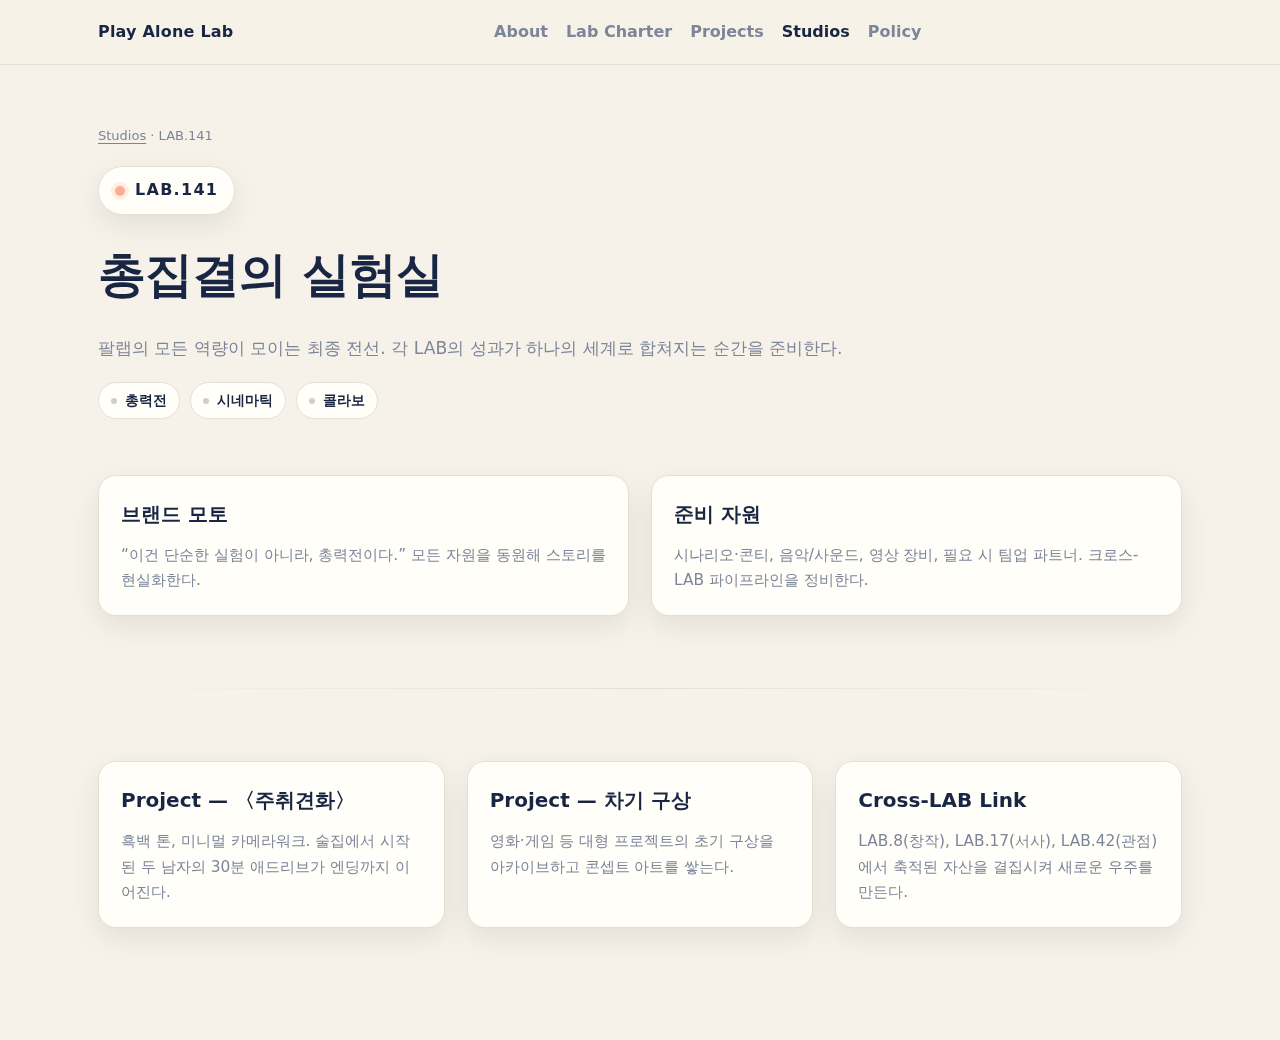
<file: labs/lab141.html>
<!DOCTYPE html>
<html lang="ko">
<head>
  <meta charset="UTF-8">
  <meta name="viewport" content="width=device-width, initial-scale=1.0">
  <title>PLAY ALONE LAB — LAB.141</title>
  <meta name="description" content="LAB.141: 팔랩 모든 역량이 모이는 총집결 실험실">
  <link rel="icon" href="/images/pallab_favicon.png" type="image/png">
  <link rel="stylesheet" href="/labs/labs.css">
  <link rel="stylesheet" href="/site-header.css">
</head>
<body>
<a class="skip" href="#main">본문으로 바로가기</a>
<header class="site-header">
  <div class="container nav">
    <a aria-label="Play Alone Lab Home" class="brand" href="../index.html">Play Alone Lab</a>
    <nav aria-label="주요 메뉴" class="nav-menu">
      <a href="../index.html#about">About</a>
      <a href="../index.html#philosophy">Lab Charter</a>
      <a href="../index.html#projects">Projects</a>
      <a aria-current="page" href="./index.html">Studios</a>
      <a href="../privacy.html">Policy</a>
    </nav>
    <div class="nav-cta">
      <button aria-controls="mobileNav" aria-expanded="false" class="btn btn--ghost nav-toggle" id="navBtn">menu</button>
    </div>
  </div>
  <div aria-label="모바일 메뉴" class="mobile-panel" id="mobileNav" role="dialog">
    <a href="../index.html#about">About</a>
    <a href="../index.html#philosophy">Lab Charter</a>
    <a href="../index.html#projects">Projects</a>
    <a aria-current="page" href="./index.html">Studios</a>
    <a href="../privacy.html">Policy</a>
  </div>
</header>
<main class="wrap" id="main">
  <header class="lab-hero">
    <div>
      <div class="lab-crumbs"><a href="./index.html">Studios</a> · LAB.141</div>
      <div class="lab-badge"><span class="dot" aria-hidden="true"></span><strong>LAB.141</strong></div>
      <h1 class="lab-title">총집결의 실험실</h1>
      <p class="lab-lead">팔랩의 모든 역량이 모이는 최종 전선. 각 LAB의 성과가 하나의 세계로 합쳐지는 순간을 준비한다.</p>
      <div class="lab-keywords">
        <span class="lab-pill">총력전</span>
        <span class="lab-pill">시네마틱</span>
        <span class="lab-pill">콜라보</span>
      </div>
    </div>
  </header>

  <section class="lab-section">
    <div class="lab-grid lab-cards--split">
      <article class="lab-card">
        <h2>브랜드 모토</h2>
        <p>“이건 단순한 실험이 아니라, 총력전이다.” 모든 자원을 동원해 스토리를 현실화한다.</p>
      </article>
      <article class="lab-card">
        <h2>준비 자원</h2>
        <p>시나리오·콘티, 음악/사운드, 영상 장비, 필요 시 팀업 파트너. 크로스-LAB 파이프라인을 정비한다.</p>
      </article>
    </div>
  </section>

  <hr class="lab-divider" aria-hidden="true">

  <section class="lab-section">
    <div class="lab-grid lab-cards--thirds">
      <article class="lab-card">
        <h2>Project — 〈주취견화〉</h2>
        <p>흑백 톤, 미니멀 카메라워크. 술집에서 시작된 두 남자의 30분 애드리브가 엔딩까지 이어진다.</p>
      </article>
      <article class="lab-card">
        <h2>Project — 차기 구상</h2>
        <p>영화·게임 등 대형 프로젝트의 초기 구상을 아카이브하고 콘셉트 아트를 쌓는다.</p>
      </article>
      <article class="lab-card">
        <h2>Cross‑LAB Link</h2>
        <p>LAB.8(창작), LAB.17(서사), LAB.42(관점)에서 축적된 자산을 결집시켜 새로운 우주를 만든다.</p>
      </article>
    </div>
  </section>
</main>
<script src="/site-header.js"></script>
</body>
</html>
</file>
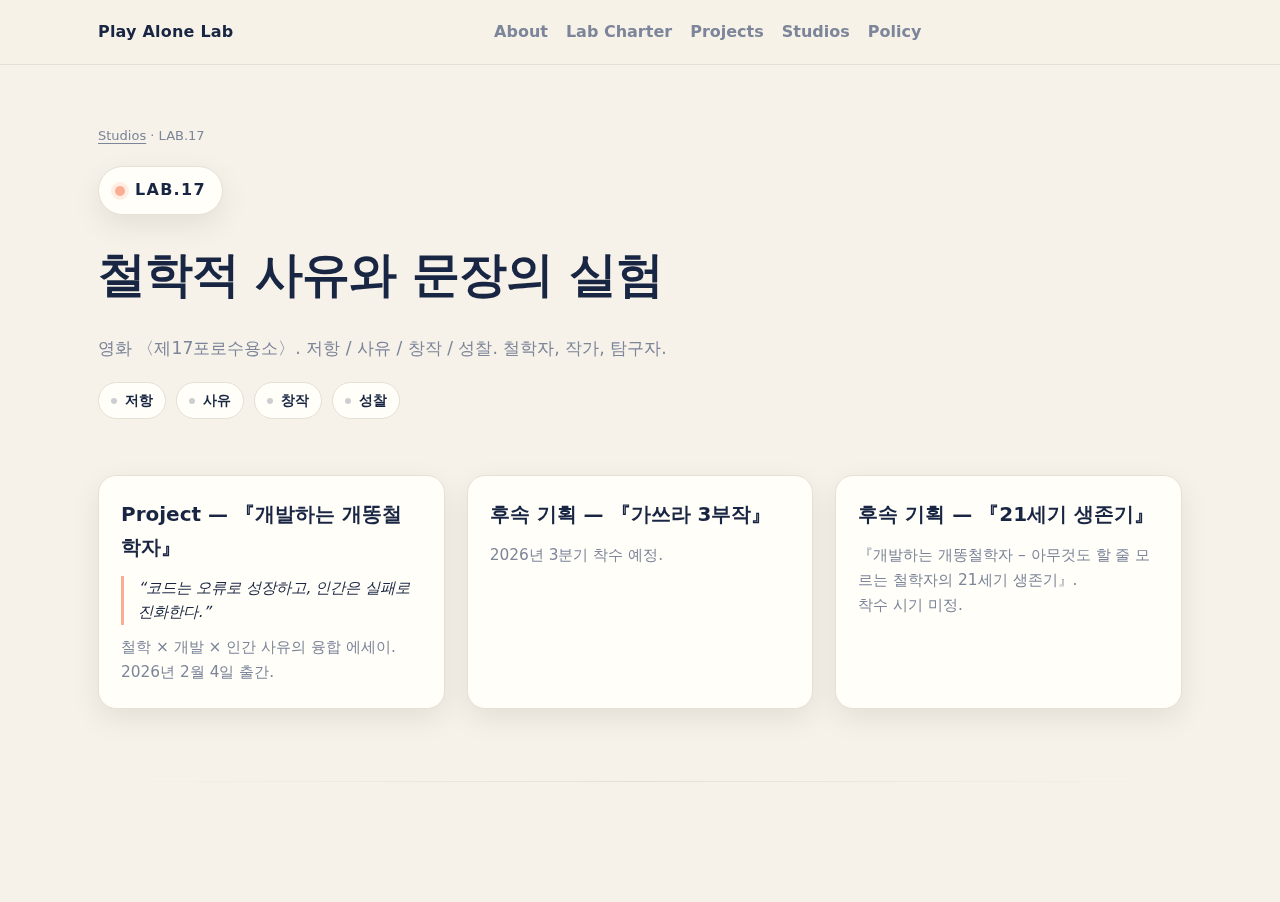
<file: labs/lab17.html>
<!DOCTYPE html>
<html lang="ko">
<head>
  <meta charset="UTF-8">
  <meta name="viewport" content="width=device-width, initial-scale=1.0">
  <title>PLAY ALONE LAB — LAB.17</title>
  <meta name="description" content="LAB.17: 철학적 사유와 문장의 실험 — 저항, 사유, 창작, 성찰">
  <link rel="icon" href="/images/pallab_favicon.png" type="image/png">
  <link rel="stylesheet" href="/labs/labs.css">
  <link rel="stylesheet" href="/site-header.css">
</head>
<body>
<a class="skip" href="#main">본문으로 바로가기</a>
<header class="site-header">
  <div class="container nav">
    <a aria-label="Play Alone Lab Home" class="brand" href="../index.html">Play Alone Lab</a>
    <nav aria-label="주요 메뉴" class="nav-menu">
      <a href="../index.html#about">About</a>
      <a href="../index.html#philosophy">Lab Charter</a>
      <a href="../index.html#projects">Projects</a>
      <a href="./index.html">Studios</a>
      <a href="../privacy.html">Policy</a>
    </nav>
    <div class="nav-cta">
      <button aria-controls="mobileNav" aria-expanded="false" class="btn btn--ghost nav-toggle" id="navBtn">menu</button>
    </div>
  </div>
  <div aria-label="모바일 메뉴" class="mobile-panel" id="mobileNav" role="dialog">
    <a href="../index.html#about">About</a>
    <a href="../index.html#philosophy">Lab Charter</a>
    <a href="../index.html#projects">Projects</a>
    <a href="./index.html">Studios</a>
    <a href="../privacy.html">Policy</a>
  </div>
</header>
<main class="wrap" id="main">
  <header class="lab-hero">
    <div>
      <div class="lab-crumbs"><a href="./index.html">Studios</a> · LAB.17</div>
      <div class="lab-badge"><span class="dot" aria-hidden="true"></span><strong>LAB.17</strong></div>
      <h1 class="lab-title">철학적 사유와 문장의 실험</h1>
      <p class="lab-lead">영화 〈제17포로수용소〉. 저항 / 사유 / 창작 / 성찰. 철학자, 작가, 탐구자.</p>
      <div class="lab-keywords">
        <span class="lab-pill">저항</span>
        <span class="lab-pill">사유</span>
        <span class="lab-pill">창작</span>
        <span class="lab-pill">성찰</span>
      </div>
    </div>
  </header>

  <section class="lab-section">
    <div class="lab-grid lab-cards--thirds">
      <article class="lab-card">
        <h2>Project — 『개발하는 개똥철학자』</h2>
        <p class="lab-card__quote">“코드는 오류로 성장하고, 인간은 실패로 진화한다.”</p>
        <p>철학 × 개발 × 인간 사유의 융합 에세이.<br>2026년 2월 4일 출간.</p>
      </article>
      <article class="lab-card">
        <h2>후속 기획 — 『가쓰라 3부작』</h2>
        <p>2026년 3분기 착수 예정.</p>
      </article>
      <article class="lab-card">
        <h2>후속 기획 — 『21세기 생존기』</h2>
        <p>『개발하는 개똥철학자 – 아무것도 할 줄 모르는 철학자의 21세기 생존기』.<br>착수 시기 미정.</p>
      </article>
    </div>
  </section>

  <hr class="lab-divider" aria-hidden="true">
</main>
<script src="/site-header.js"></script>
</body>
</html>
</file>
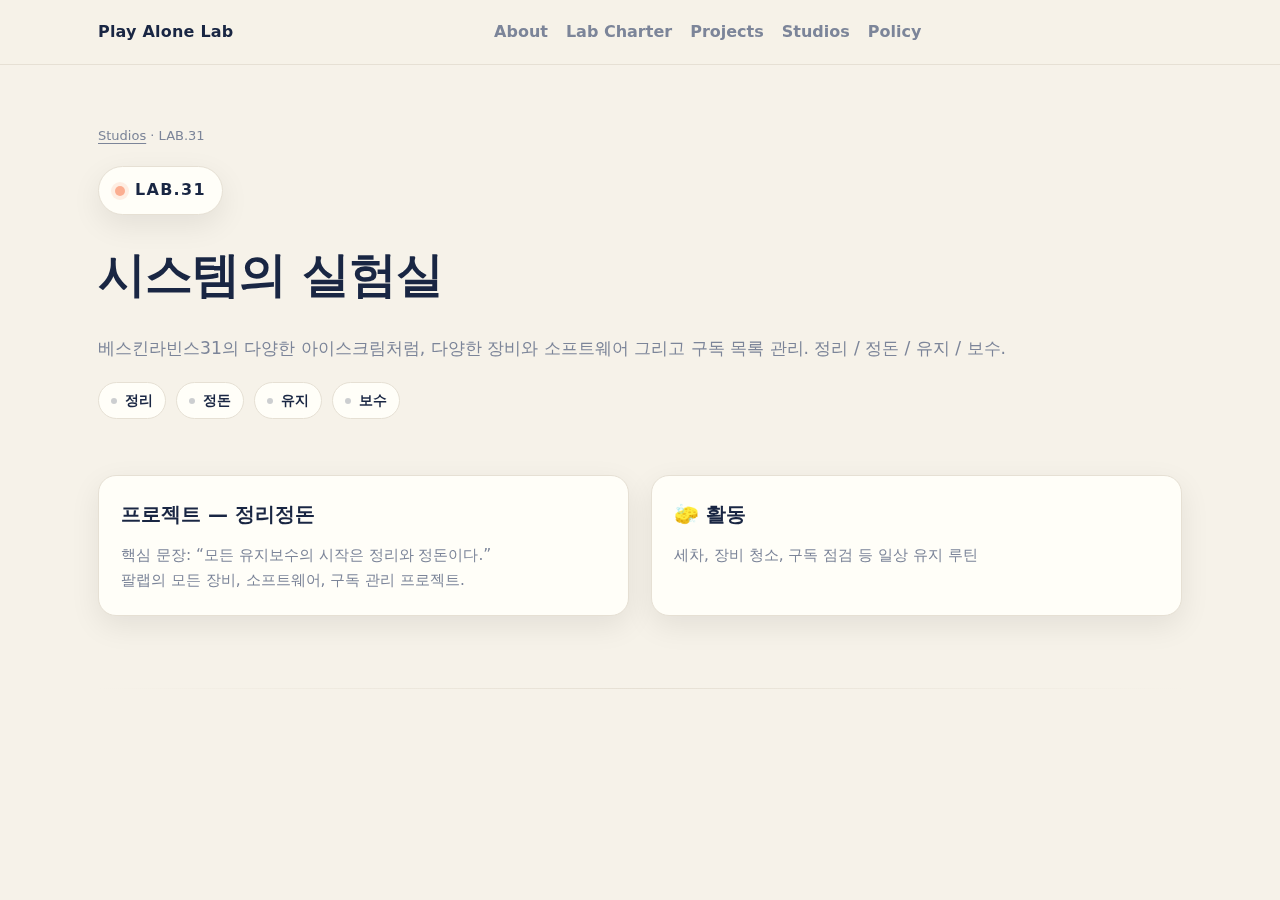
<file: labs/lab31.html>
<!DOCTYPE html>
<html lang="ko">
<head>
  <meta charset="UTF-8">
  <meta name="viewport" content="width=device-width, initial-scale=1.0">
  <title>PLAY ALONE LAB — LAB.31</title>
  <meta name="description" content="LAB.31: 시스템의 실험 — 정리정돈">
  <link rel="icon" href="/images/pallab_favicon.png" type="image/png">
  <link rel="stylesheet" href="/labs/labs.css">
  <link rel="stylesheet" href="/site-header.css">
</head>
<body>
<a class="skip" href="#main">본문으로 바로가기</a>
<header class="site-header">
  <div class="container nav">
    <a aria-label="Play Alone Lab Home" class="brand" href="../index.html">Play Alone Lab</a>
    <nav aria-label="주요 메뉴" class="nav-menu">
      <a href="../index.html#about">About</a>
      <a href="../index.html#philosophy">Lab Charter</a>
      <a href="../index.html#projects">Projects</a>
      <a href="./index.html">Studios</a>
      <a href="../privacy.html">Policy</a>
    </nav>
    <div class="nav-cta">
      <button aria-controls="mobileNav" aria-expanded="false" class="btn btn--ghost nav-toggle" id="navBtn">menu</button>
    </div>
  </div>
  <div aria-label="모바일 메뉴" class="mobile-panel" id="mobileNav" role="dialog">
    <a href="../index.html#about">About</a>
    <a href="../index.html#philosophy">Lab Charter</a>
    <a href="../index.html#projects">Projects</a>
    <a href="./index.html">Studios</a>
    <a href="../privacy.html">Policy</a>
  </div>
</header>
<main class="wrap" id="main">
  <header class="lab-hero">
    <div>
      <div class="lab-crumbs"><a href="./index.html">Studios</a> · LAB.31</div>
      <div class="lab-badge"><span class="dot" aria-hidden="true"></span><strong>LAB.31</strong></div>
      <h1 class="lab-title">시스템의 실험실</h1>
      <p class="lab-lead">베스킨라빈스31의 다양한 아이스크림처럼, 다양한 장비와 소프트웨어 그리고 구독 목록 관리. 정리 / 정돈 / 유지 / 보수.</p>
      <div class="lab-keywords">
        <span class="lab-pill">정리</span>
        <span class="lab-pill">정돈</span>
        <span class="lab-pill">유지</span>
        <span class="lab-pill">보수</span>
      </div>
    </div>
  </header>

  <section class="lab-section">
    <div class="lab-grid lab-cards--split">
      <article class="lab-card">
        <h2>프로젝트 — 정리정돈</h2>
        <p>핵심 문장: “모든 유지보수의 시작은 정리와 정돈이다.”<br>팔랩의 모든 장비, 소프트웨어, 구독 관리 프로젝트.</p>
      </article>
      <article class="lab-card">
        <h2>🧽 활동</h2>
        <p>세차, 장비 청소, 구독 점검 등 일상 유지 루틴</p>
      </article>
    </div>
  </section>

  <hr class="lab-divider" aria-hidden="true">
</main>
<script src="/site-header.js"></script>
</body>
</html>
</file>
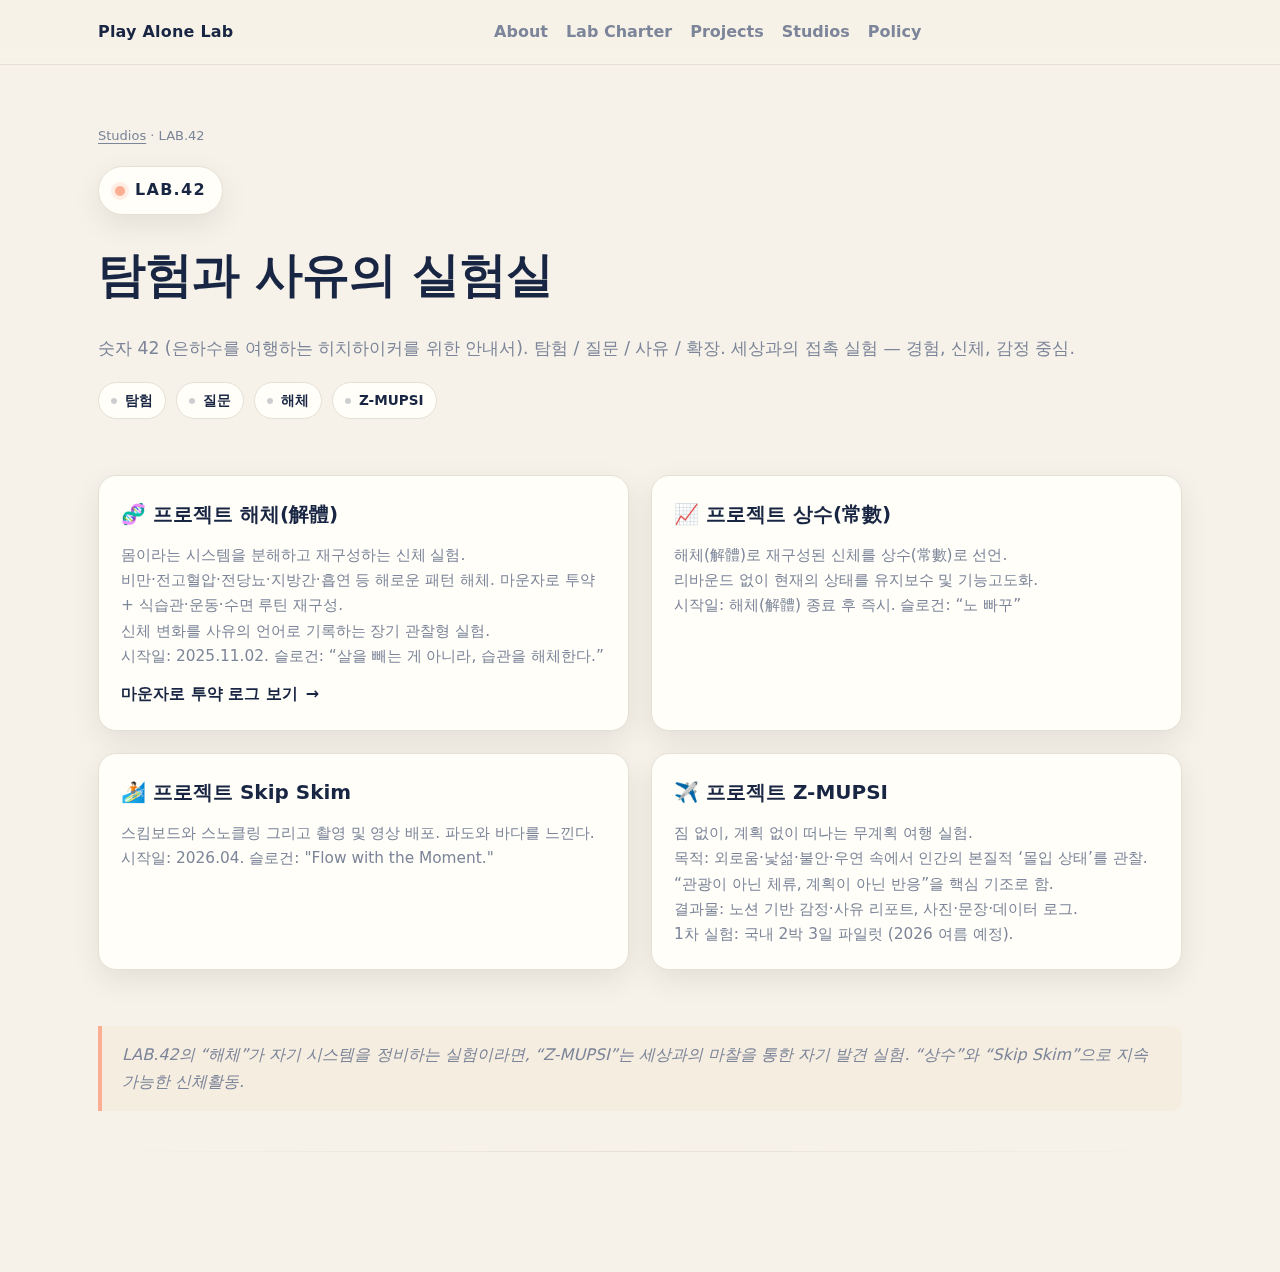
<file: labs/lab42.html>
<!DOCTYPE html>
<html lang="ko">
<head>
  <meta charset="UTF-8">
  <meta name="viewport" content="width=device-width, initial-scale=1.0">
  <title>PLAY ALONE LAB — LAB.42</title>
  <meta name="description" content="LAB.42: 탐험과 사유의 실험 — 경험, 신체, 감정 중심">
  <link rel="icon" href="/images/pallab_favicon.png" type="image/png">
  <link rel="stylesheet" href="/labs/labs.css">
  <link rel="stylesheet" href="/site-header.css">
</head>
<body>
<a class="skip" href="#main">본문으로 바로가기</a>
<header class="site-header">
  <div class="container nav">
    <a aria-label="Play Alone Lab Home" class="brand" href="../index.html">Play Alone Lab</a>
    <nav aria-label="주요 메뉴" class="nav-menu">
      <a href="../index.html#about">About</a>
      <a href="../index.html#philosophy">Lab Charter</a>
      <a href="../index.html#projects">Projects</a>
      <a href="./index.html">Studios</a>
      <a href="../privacy.html">Policy</a>
    </nav>
    <div class="nav-cta">
      <button aria-controls="mobileNav" aria-expanded="false" class="btn btn--ghost nav-toggle" id="navBtn">menu</button>
    </div>
  </div>
  <div aria-label="모바일 메뉴" class="mobile-panel" id="mobileNav" role="dialog">
    <a href="../index.html#about">About</a>
    <a href="../index.html#philosophy">Lab Charter</a>
    <a href="../index.html#projects">Projects</a>
    <a href="./index.html">Studios</a>
    <a href="../privacy.html">Policy</a>
  </div>
</header>
<main class="wrap" id="main">
  <header class="lab-hero">
    <div>
      <div class="lab-crumbs"><a href="./index.html">Studios</a> · LAB.42</div>
      <div class="lab-badge"><span class="dot" aria-hidden="true"></span><strong>LAB.42</strong></div>
      <h1 class="lab-title">탐험과 사유의 실험실</h1>
      <p class="lab-lead">숫자 42 (은하수를 여행하는 히치하이커를 위한 안내서). 탐험 / 질문 / 사유 / 확장. 세상과의 접촉 실험 — 경험, 신체, 감정 중심.</p>
      <div class="lab-keywords">
        <span class="lab-pill">탐험</span>
        <span class="lab-pill">질문</span>
        <span class="lab-pill">해체</span>
        <span class="lab-pill">Z-MUPSI</span>
      </div>
    </div>
  </header>

  <section class="lab-section">
    <div class="lab-grid lab-cards--split">
      <article class="lab-card">
        <h2>🧬 프로젝트 해체(解體)</h2>
        <p>몸이라는 시스템을 분해하고 재구성하는 신체 실험.<br>비만·전고혈압·전당뇨·지방간·흡연 등 해로운 패턴 해체. 마운자로 투약 + 식습관·운동·수면 루틴 재구성.<br>신체 변화를 사유의 언어로 기록하는 장기 관찰형 실험.<br>시작일: 2025.11.02. 슬로건: “살을 빼는 게 아니라, 습관을 해체한다.”</p>
        <a class="lab-link" href="./deconstruction.html">마운자로 투약 로그 보기</a>
      </article>
      <article class="lab-card">
        <h2>📈 프로젝트 상수(常數)</h2>
        <p>해체(解體)로 재구성된 신체를 상수(常數)로 선언.<br>리바운드 없이 현재의 상태를 유지보수 및 기능고도화.<br>시작일: 해체(解體) 종료 후 즉시. 슬로건: “노 빠꾸”</p>
      </article>
      <article class="lab-card">
        <h2>🏄🏻 프로젝트 Skip Skim</h2>
        <p>스킴보드와 스노클링 그리고 촬영 및 영상 배포. 파도와 바다를 느낀다.<br>시작일: 2026.04. 슬로건: "Flow with the Moment."</p>
      </article>
      <article class="lab-card">
        <h2>✈️ 프로젝트 Z-MUPSI</h2>
        <p>짐 없이, 계획 없이 떠나는 무계획 여행 실험.<br>목적: 외로움·낯섦·불안·우연 속에서 인간의 본질적 ‘몰입 상태’를 관찰. “관광이 아닌 체류, 계획이 아닌 반응”을 핵심 기조로 함.<br>결과물: 노션 기반 감정·사유 리포트, 사진·문장·데이터 로그.<br>1차 실험: 국내 2박 3일 파일럿 (2026 여름 예정).</p>
      </article>
    </div>
  </section>

  <blockquote class="lab-quote-block">
    <p>LAB.42의 “해체”가 자기 시스템을 정비하는 실험이라면, “Z-MUPSI”는 세상과의 마찰을 통한 자기 발견 실험. “상수”와 “Skip Skim”으로 지속가능한 신체활동.</p>
  </blockquote>

  <hr class="lab-divider" aria-hidden="true">
</main>
<script src="/site-header.js"></script>
</body>
</html>
</file>
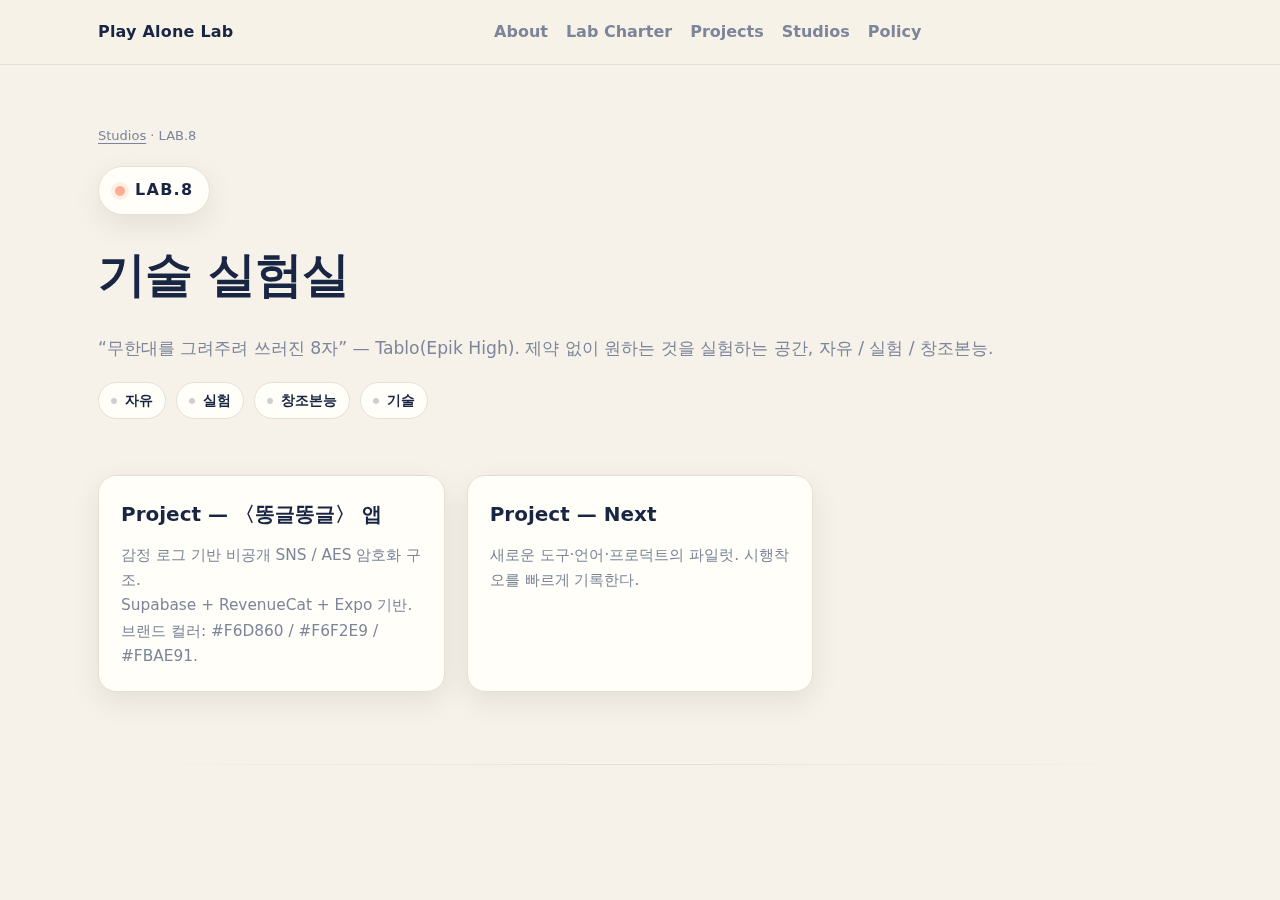
<file: labs/lab8.html>
<!DOCTYPE html>
<html lang="ko">
<head>
  <meta charset="UTF-8">
  <meta name="viewport" content="width=device-width, initial-scale=1.0">
  <title>PLAY ALONE LAB — LAB.8</title>
  <meta name="description" content="LAB.8: 기술 실험실 — 앱, 웹, 시스템 구축 중심">
  <link rel="icon" href="/images/pallab_favicon.png" type="image/png">
  <link rel="stylesheet" href="/labs/labs.css">
  <link rel="stylesheet" href="/site-header.css">
</head>
<body>
<a class="skip" href="#main">본문으로 바로가기</a>
<header class="site-header">
  <div class="container nav">
    <a aria-label="Play Alone Lab Home" class="brand" href="../index.html">Play Alone Lab</a>
    <nav aria-label="주요 메뉴" class="nav-menu">
      <a href="../index.html#about">About</a>
      <a href="../index.html#philosophy">Lab Charter</a>
      <a href="../index.html#projects">Projects</a>
      <a href="./index.html">Studios</a>
      <a href="../privacy.html">Policy</a>
    </nav>
    <div class="nav-cta">
      <button aria-controls="mobileNav" aria-expanded="false" class="btn btn--ghost nav-toggle" id="navBtn">menu</button>
    </div>
  </div>
  <div aria-label="모바일 메뉴" class="mobile-panel" id="mobileNav" role="dialog">
    <a href="../index.html#about">About</a>
    <a href="../index.html#philosophy">Lab Charter</a>
    <a href="../index.html#projects">Projects</a>
    <a href="./index.html">Studios</a>
    <a href="../privacy.html">Policy</a>
  </div>
</header>
<main class="wrap" id="main">
  <header class="lab-hero">
    <div>
      <div class="lab-crumbs"><a href="./index.html">Studios</a> · LAB.8</div>
      <div class="lab-badge"><span class="dot" aria-hidden="true"></span><strong>LAB.8</strong></div>
      <h1 class="lab-title">기술 실험실</h1>
      <p class="lab-lead">“무한대를 그려주려 쓰러진 8자” — Tablo(Epik High). 제약 없이 원하는 것을 실험하는 공간, 자유 / 실험 / 창조본능.</p>
      <div class="lab-keywords">
        <span class="lab-pill">자유</span>
        <span class="lab-pill">실험</span>
        <span class="lab-pill">창조본능</span>
        <span class="lab-pill">기술</span>
      </div>
    </div>
  </header>

  <section class="lab-section">
    <div class="lab-grid lab-cards--thirds">
      <article class="lab-card">
        <h2>Project — 〈똥글똥글〉 앱</h2>
        <p>감정 로그 기반 비공개 SNS / AES 암호화 구조.<br>Supabase + RevenueCat + Expo 기반.<br>브랜드 컬러: #F6D860 / #F6F2E9 / #FBAE91.</p>
      </article>
      <article class="lab-card">
        <h2>Project — Next</h2>
        <p>새로운 도구·언어·프로덕트의 파일럿. 시행착오를 빠르게 기록한다.</p>
      </article>
    </div>
  </section>

  <hr class="lab-divider" aria-hidden="true">
</main>
<script src="/site-header.js"></script>
</body>
</html>
</file>
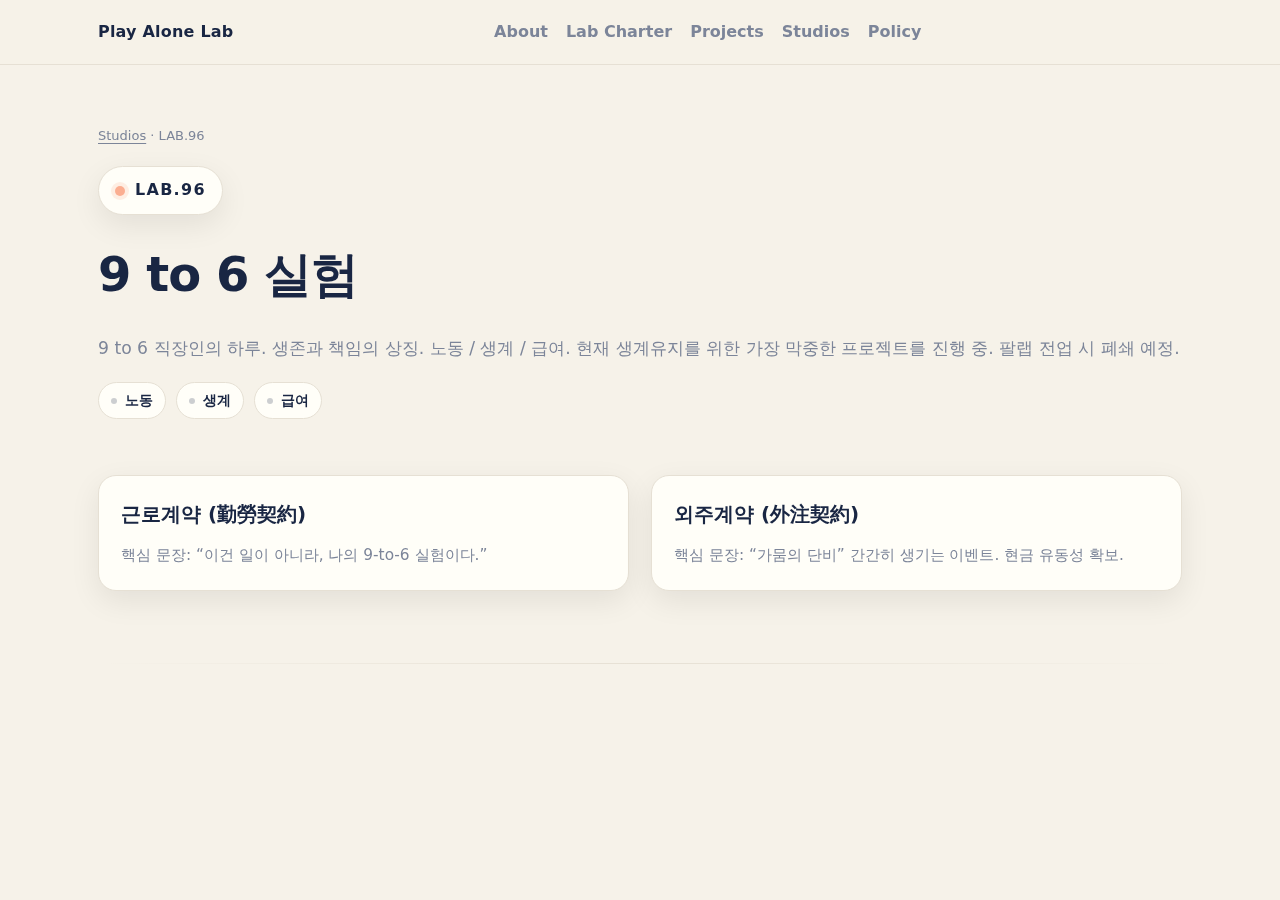
<file: labs/lab96.html>
<!DOCTYPE html>
<html lang="ko">
<head>
  <meta charset="UTF-8">
  <meta name="viewport" content="width=device-width, initial-scale=1.0">
  <title>PLAY ALONE LAB — LAB.96</title>
  <meta name="description" content="LAB.96: 9 to 6 실험 — 생존과 책임의 상징">
  <link rel="icon" href="/images/pallab_favicon.png" type="image/png">
  <link rel="stylesheet" href="/labs/labs.css">
  <link rel="stylesheet" href="/site-header.css">
</head>
<body>
<a class="skip" href="#main">본문으로 바로가기</a>
<header class="site-header">
  <div class="container nav">
    <a aria-label="Play Alone Lab Home" class="brand" href="../index.html">Play Alone Lab</a>
    <nav aria-label="주요 메뉴" class="nav-menu">
      <a href="../index.html#about">About</a>
      <a href="../index.html#philosophy">Lab Charter</a>
      <a href="../index.html#projects">Projects</a>
      <a href="./index.html">Studios</a>
      <a href="../privacy.html">Policy</a>
    </nav>
    <div class="nav-cta">
      <button aria-controls="mobileNav" aria-expanded="false" class="btn btn--ghost nav-toggle" id="navBtn">menu</button>
    </div>
  </div>
  <div aria-label="모바일 메뉴" class="mobile-panel" id="mobileNav" role="dialog">
    <a href="../index.html#about">About</a>
    <a href="../index.html#philosophy">Lab Charter</a>
    <a href="../index.html#projects">Projects</a>
    <a href="./index.html">Studios</a>
    <a href="../privacy.html">Policy</a>
  </div>
</header>
<main class="wrap" id="main">
  <header class="lab-hero">
    <div>
      <div class="lab-crumbs"><a href="./index.html">Studios</a> · LAB.96</div>
      <div class="lab-badge"><span class="dot" aria-hidden="true"></span><strong>LAB.96</strong></div>
      <h1 class="lab-title">9 to 6 실험</h1>
      <p class="lab-lead">9 to 6 직장인의 하루. 생존과 책임의 상징. 노동 / 생계 / 급여. 현재 생계유지를 위한 가장 막중한 프로젝트를 진행 중. 팔랩 전업 시 폐쇄 예정.</p>
      <div class="lab-keywords">
        <span class="lab-pill">노동</span>
        <span class="lab-pill">생계</span>
        <span class="lab-pill">급여</span>
      </div>
    </div>
  </header>

  <section class="lab-section">
    <div class="lab-grid lab-cards--split">
      <article class="lab-card">
        <h2>근로계약 (勤勞契約)</h2>
        <p>핵심 문장: “이건 일이 아니라, 나의 9-to-6 실험이다.”</p>
      </article>
      <article class="lab-card">
        <h2>외주계약 (外注契約)</h2>
        <p>핵심 문장: “가뭄의 단비” 간간히 생기는 이벤트. 현금 유동성 확보.</p>
      </article>
    </div>
  </section>

  <hr class="lab-divider" aria-hidden="true">
</main>
<script src="/site-header.js"></script>
</body>
</html>
</file>
<file: style.css>
/* =====================
   Design Tokens
   ===================== */
@import url("tokens.css");

:root {
    --note: #fffef8;
}
[data-theme="dark"]{
    --bg: #0b0b0c; --surface:#121315; --text:#f3f5f7; --muted:#9aa4b2; --line:#1f2937; --accent:#ffffff; --accent-contrast:#0b0b0c; --shadow:0 10px 30px rgba(0,0,0,.45); --ring: 0 0 0 3px rgba(255,255,255,.18);
}

/* ===================== Base ===================== */
*{box-sizing:border-box}
html,body{height:100%}
body{margin:0; font-family:var(--font-sans); background-color: #fff8ee; color:var(--text); line-height:1.65; -webkit-font-smoothing:antialiased; -moz-osx-font-smoothing:grayscale}
a{color:inherit; text-decoration:none}
h1{font-size:clamp(36px,4.8vw,56px); line-height:1.12; margin: 0 0 .5rem; letter-spacing:-.02em}
h2{font-size:clamp(28px,3.2vw,40px); margin:0 0 .75rem}
h3{font-size:18px; margin:0 0 .5rem}
p{margin:0 0 1rem}
.container{max-width:var(--container); margin:0 auto; padding:0 var(--space-2)}

.btn{display:inline-flex; align-items:center; justify-content:center; gap:10px; padding:12px 16px; border-radius:12px; border:1px solid var(--line); background:var(--surface); color:var(--text); font-weight:500; cursor:pointer; transition:transform .12s ease, box-shadow .2s ease, background .2s ease}
.btn:hover{transform:translateY(-1px); box-shadow:var(--shadow)}
.btn:focus-visible{outline:var(--ring); outline-offset:2px}
.btn--primary{background: var(--text); color:var(--accent-contrast); border-color: transparent; color:var(--bg)}

.pill{display:inline-flex; align-items:center; gap:8px; border:1px solid var(--line); padding:6px 10px; border-radius:999px; font-size:12px; color:var(--text);}
.card{background:var(--surface); border:1px solid var(--line); border-radius:var(--radius); box-shadow:var(--shadow)}
.tag{color:var(--muted); font-size:42px}

.pb30 {padding-bottom:30px;}
.mb20 {margin-bottom:20px;}

.section{scroll-margin-top:72px; padding: 56px 0}
@media (max-width:980px){ .section{padding: 44px 0} }

/* ===================== Header / Nav ===================== */
.skip{position:absolute; left:-9999px; top:auto; width:1px; height:1px; overflow:hidden}
.skip:focus{left:12px; top:12px; width:auto; height:auto; padding:8px 12px; background:var(--accent); color:var(--accent-contrast); border-radius:8px; z-index:99}

.site-header{position:sticky; top:0; backdrop-filter:saturate(180%) blur(8px); background: color-mix(in oklab, var(--bg) 85%, transparent); border-bottom:1px solid var(--line); z-index:50}
.nav{display:flex; align-items:center; justify-content:space-between; height:64px}
.brand{display:flex; align-items:center; gap:12px; font-weight:900; letter-spacing:.2px}
.brand img{width:28px; height:28px}
.nav-menu{display:flex; align-items:center; gap:20px}
.nav-menu a{color:var(--muted); font-weight:700}
.nav-menu a:hover{color:var(--text)}
.nav-cta{display:flex; align-items:center; gap:10px}
.nav-toggle{display:none}
@media (max-width:880px){ .nav-menu{display:none} .nav-toggle{display:inline-flex} .mobile-panel{display:none; position:absolute; top:64px; left:0; right:0; background:var(--bg); border-bottom:1px solid var(--line)} .mobile-panel.open{display:block} .mobile-panel a{display:block; padding:14px var(--space-2); border-top:1px solid var(--line); color:var(--muted); font-weight:700} .mobile-panel a:hover{color:var(--text)} }
@media (min-width: 881px){#mobileNav{display: none}}

/* ===================== Hero ===================== */
.hero{padding-bottom: 32px}
.hero__grid{display:grid; grid-template-columns:1.1fr .9fr; gap:var(--space-4); align-items:center}
.hero .lead{color:var(--muted); margin:0 0 22px}
.hero .preview{display:flex; align-items:center; justify-content:center; border-radius:var(--radius); border:1px solid var(--line); box-shadow:var(--shadow)}
.hero .preview img, .hero .preview svg{width:64%; max-width:460px; height:auto;  border-radius:var(--radius); border:1px solid var(--line); opacity:.95}
.accent-text{font-style:normal; color:var(--accent)}
.cta-group{display:flex; gap:12px; flex-wrap:wrap; margin-bottom:8px}
.tagline{color:var(--muted); font-size:14px}
@media (max-width:980px){ .hero__grid{grid-template-columns:1fr} }

/* ===================== Features ===================== */
.grid-3{display:grid; grid-template-columns:repeat(3,1fr); gap:var(--space-2)}
@media (max-width:980px){ .grid-3{grid-template-columns:1fr} }
.feature{padding:var(--space-3)}
.feature p{color:var(--muted)}

/* ===================== Philosophy ===================== */
.paper{padding:var(--space-3)}
.paper p{margin:0 0 10px}

/* ===================== Projects ===================== */
.cards{display:grid; grid-template-columns:repeat(3,1fr); gap:var(--space-2)}
@media (max-width:1100px){ .cards{grid-template-columns:repeat(2,1fr)} }
@media (max-width:720px){ .cards{grid-template-columns:1fr} }
.card.project{overflow:hidden}
.project .thumb{height:180px; border-bottom:1px solid var(--line); display:flex; align-items:center; justify-content:center}
.project .thumb img{max-height:140px; max-width:80%; object-fit:contain; border-radius:var(--radius); border:1px solid var(--line)}
.project .body{
    padding:var(--space-2) var(--space-2) var(--space-3);
    display:flex;
    flex-direction:column;
    align-items:center;
    text-align:center;
}
.project .meta{color:var(--muted); font-size:12px; margin-bottom:12px}
.project .body h3,
.project .body .meta,
.project .body p{
    width:100%;
    max-width:320px;
    text-align:left;
}
.project .cta-group{
    width:100%;
    max-width:320px;
    justify-content:space-between;
    gap:32px;
    margin-top:8px;
}
.btn--project-link{
    min-width:108px;
    padding-inline:18px;
}
.btn--project-link svg{
    display:block;
    width:24px;
    height:24px;
    margin:0 auto;
}

.pallab_variable {object-fit: cover !important; object-position: center; width: 300px; height: 140px;}

/* ===================== Contact / Footer ===================== */
.contact-card{padding:var(--space-3); display:flex; flex-wrap:wrap; gap:var(--space-2); align-items:center; justify-content:space-between}
.contact .info{color:var(--muted)}
.info-link{text-decoration:underline; text-underline-offset:3px}

/* ===================== Site Map ===================== */
.site-map{padding-top:12px}
.site-map-grid{display:grid; grid-template-columns:repeat(3,1fr); gap:var(--space-2)}
.site-map-card{padding:var(--space-3)}
.site-map-card p{color:var(--muted)}
@media (max-width:980px){ .site-map-grid{grid-template-columns:1fr} }

footer{padding:36px 0 60px; color:var(--muted); border-top:1px solid var(--line)}
.footer-cols{display:grid; grid-template-columns:1.2fr .8fr; gap:var(--space-2)}
@media (max-width:880px){ .footer-cols{grid-template-columns:1fr} }
footer small a{text-decoration:underline; text-underline-offset:3px}

/* ===================== Modal ===================== */
.modal{position:fixed; inset:0; display:none; place-items:center; z-index:100}
.modal.open{display:grid}
.modal .backdrop{position:absolute; inset:0; background:rgba(0,0,0,.45); backdrop-filter: blur(1px)}
.modal .dialog{position:relative; width:min(960px, 92vw); max-height:min(88vh, 100vh); background:var(--bg); color:var(--text); border:1px solid var(--line); border-radius:var(--radius); box-shadow:var(--shadow); display:flex; flex-direction:column}
.modal header.dialog__head{display:flex; align-items:center; justify-content:space-between; padding:14px 18px; border-bottom:1px solid var(--line)}
.modal .dialog__title{margin:0; font-size:18px}
.modal .dialog__body{padding:18px 22px; overflow:auto}
.modal .close{border:1px solid var(--line); background:var(--surface); border-radius:10px; padding:8px 10px; cursor:pointer}
.modal .close:hover{box-shadow:var(--shadow)}
.modal .doc h3{margin-top: 18px}
.modal .doc p{margin: 0 0 10px}
.modal .doc ul{margin: 0 0 10px 18px}

/* ===================== Motion ===================== */
@media (prefers-reduced-motion: no-preference) {
    html.js [data-animate] {
        opacity: 0;
        transform: translateY(8px);
    }
    html.js [data-animate].in {
        opacity: 1;
        transform: none;
        transition: all .5s ease;
    }
}


.note-surface { background: var(--note); border: 1px solid var(--line); border-radius: var(--radius); box-shadow: var(--shadow); padding: var(--space-3); }
/* 기존 .quote-source 스타일을 유지 */
.quote-source {
    font-size: 0.85rem;
    color: var(--muted);
    margin-top: 4px;
}

/* ===================== Inner Labs / 산하 스투디오 ===================== */

/* 이너 랩스 섹션 전체 스타일 */
.inner-labs-section { /* 새로운 클래스를 추가해서 이 섹션에만 적용 */
    background-color: color-mix(in oklab, var(--bg) 85%, var(--text)); /* 배경색을 살짝 어둡게 해서 대비감 주기 */
    padding: var(--space-4) 0; /* 상하 패딩을 더 넓게 */
}
[data-theme="dark"] .inner-labs-section {
    background-color: color-mix(in oklab, var(--surface) 80%, var(--text)); /* 다크모드에서는 더 어둡게 */
}


.section-head {
    text-align: center;
    padding-bottom: var(--space-3);
    border-bottom: 1px solid var(--line);
    margin-bottom: var(--space-4);
}

.section-head h2 {
    font-size: clamp(28px, 3.2vw, 40px);
    margin: 0 0 5px;
    letter-spacing: -0.02em;
    color: var(--text); /* 제목은 그대로 기본 텍스트 색상 */
}

.section-head .sub {
    font-size: 1.1rem;
    color: var(--muted);
}

/* 4열 그리드 정의 (프로젝트 카드와 겹치지 않게 새로운 클래스 사용) */
.grid-4{
    display:grid;
    grid-template-columns:repeat(4,1fr);
    gap: var(--space-3); /* 22px 간격 */
}
@media (max-width: 1120px) {
    .grid-4{grid-template-columns:repeat(2,1fr);}
}
@media (max-width: 600px) {
    .grid-4{grid-template-columns:1fr;}
}

/* LAB 카드의 핵심 스타일 */
.card.lab { /* card 클래스에 .lab을 추가하여 특정 섹션 카드만 스타일링 */
    padding: var(--space-3);
    transition: transform .2s ease, box-shadow .3s ease;
    position: relative;
    overflow: hidden;
    background-color: var(--surface); /* 카드는 표면색으로 유지 */
    border: 1px solid var(--line);
    border-radius: var(--radius);
    box-shadow: var(--shadow);
}

/* 호버 시 깊이감 부여 */
.card.lab:hover {
    transform: translateY(-5px); /* 좀 더 크게 움직여서 강조 */
    box-shadow: 0 15px 35px rgba(0,0,0,.15); /* 호버 섀도우 더 진하게 */
}
[data-theme="dark"] .card.lab:hover {
    box-shadow: 0 15px 35px rgba(255,255,255,.1); /* 다크 모드 섀도우도 강화 */
}

/* LAB Pill 스타일 오버라이드: 강조 색상 사용 */
.card.lab .pill {
    /* 기존 pill 스타일을 오버라이드하여 LAB 번호를 강조 */
    border: 1px solid var(--accent);
    color: var(--accent-contrast); /* accent-contrast로 텍스트 대비 */
    background-color: var(--accent);
    font-weight: 700;
    padding: 4px 10px;
    margin-bottom: var(--space-2);
    border-radius: 999px; /* 완전한 둥근 모양 */
    font-size: 12px;
}

/* 인용구 제목 스타일 */
.card.lab h3 {
    min-height: 80px; /* 제목 높이 고정으로 레이아웃 흐트러짐 방지 (필요 시 조절) */
    font-size: 1.15rem; /* 약간 더 크게 */
    font-weight: 600;
    margin-top: var(--space-1);
    margin-bottom: var(--space-2);
    line-height: 1.3;
    color: var(--text); /* 텍스트 강조 */
}

/* 인용구 출처 스타일 */
.card.lab .quote-source {
    font-size: 0.8rem;
    color: var(--muted);
    font-style: italic;
    display: block;
    margin-top: 5px;
}

/* 상세 설명 문구 스타일 */
.card.lab p {
    font-size: 0.9rem;
    color: var(--text); /* 텍스트 강조 */
    margin-top: var(--space-1);
    margin-bottom: 0;
}
.card.lab p br {
    margin-top: 0; /* br 태그 간격은 p 태그 line-height로 조절 */
}

.pd3 {
    padding: 3px;
}
</file>
<file: labs/labs.css>
@import url("../tokens.css");

:root {
  --lab-bg: var(--bg);
  --lab-surface: var(--surface);
  --lab-ink: var(--text);
  --lab-sub: var(--muted);
  --lab-line: var(--line);
  --lab-accent: var(--accent);
  --lab-radius: var(--radius);
  --lab-shadow: var(--shadow);
}

*,
*::before,
*::after {
  box-sizing: border-box;
}

body {
  margin: 0;
  min-height: 100vh;
  font-family: var(--font-sans);
  background: var(--lab-bg);
  color: var(--lab-ink);
  line-height: 1.65;
  -webkit-font-smoothing: antialiased;
  -moz-osx-font-smoothing: grayscale;
}

a {
  color: inherit;
  text-decoration: none;
}

img {
  max-width: 100%;
  display: block;
}

.wrap {
  max-width: var(--container);
  margin: 0 auto;
  padding: var(--space-4) var(--space-2) 80px;
}

.lab-hero {
  padding: 28px 0 24px;
}

.lab-hero > div {
  display: flex;
  flex-direction: column;
  gap: 20px;
}

.lab-crumbs {
  font-size: 13px;
  color: var(--lab-sub);
}

.lab-crumbs a {
  text-decoration: underline;
  text-underline-offset: 3px;
}

.lab-badge {
  display: inline-flex;
  align-items: center;
  gap: 10px;
  padding: 10px 16px;
  border-radius: 999px;
  background: var(--lab-surface);
  border: 1px solid var(--lab-line);
  box-shadow: var(--lab-shadow);
  width: fit-content;
  font-weight: 700;
  letter-spacing: 0.08em;
  text-transform: uppercase;
}

.lab-badge .dot {
  width: 10px;
  height: 10px;
  border-radius: 50%;
  background: var(--lab-accent);
  box-shadow: 0 0 0 4px rgba(251, 174, 145, 0.2);
}

.lab-title {
  margin: 0;
  font-size: clamp(30px, 5vw, 48px);
  letter-spacing: -0.02em;
  font-weight: 900;
}

.lab-lead {
  margin: 0;
  color: var(--lab-sub);
  font-size: 1.075rem;
}

.lab-section {
  padding: 32px 0;
}

.lab-section__head {
  margin-bottom: 12px;
}

.lab-grid {
  display: grid;
  grid-template-columns: repeat(12, 1fr);
  gap: var(--space-3);
}

.lab-card {
  grid-column: span 12;
  background: var(--lab-surface);
  border: 1px solid var(--lab-line);
  border-radius: var(--lab-radius);
  padding: var(--space-3);
  box-shadow: var(--lab-shadow);
}

.lab-card h2 {
  margin: 0 0 12px;
  font-size: 1.25rem;
}

.lab-card p {
  margin: 0;
  color: var(--lab-sub);
  font-size: 0.96rem;
}

.lab-card p + p {
  margin-top: 10px;
}

.lab-card__quote {
  padding-left: 14px;
  border-left: 3px solid var(--lab-accent);
  font-style: italic;
  color: var(--lab-ink) !important;
  line-height: 1.6;
}

.lab-keywords {
  display: flex;
  flex-wrap: wrap;
  gap: 10px;
}

.lab-pill {
  display: inline-flex;
  align-items: center;
  gap: 8px;
  padding: 6px 12px;
  border-radius: 999px;
  border: 1px solid var(--lab-line);
  background: var(--lab-surface);
  font-size: 0.85rem;
  font-weight: 600;
}

.lab-pill::before {
  content: "";
  width: 6px;
  height: 6px;
  border-radius: 50%;
  background: var(--lab-ink);
  opacity: 0.22;
}

.lab-divider {
  border: 0;
  height: 1px;
  margin: 40px 0;
  background: linear-gradient(90deg, transparent, var(--lab-line), transparent);
}

.lab-meta {
  display: grid;
  grid-template-columns: repeat(auto-fit, minmax(180px, 1fr));
  gap: 12px;
  margin-top: 16px;
}

.lab-meta__item {
  border: 1px solid var(--lab-line);
  border-radius: var(--lab-radius);
  padding: 14px 16px;
  background: var(--lab-surface);
  box-shadow: var(--lab-shadow);
}

.lab-meta__label {
  display: block;
  font-size: 0.75rem;
  text-transform: uppercase;
  color: var(--lab-sub);
  letter-spacing: 0.04em;
  margin-bottom: 6px;
}

.lab-meta__value {
  font-weight: 700;
  font-size: 1rem;
}

.lab-cards--split .lab-card {
  grid-column: span 12;
}

.lab-cards--thirds .lab-card {
  grid-column: span 12;
}

.lab-link {
  display: inline-flex;
  align-items: center;
  gap: 8px;
  font-weight: 600;
  color: var(--lab-ink);
  text-decoration: none;
  margin-top: 12px;
}

.lab-link::after {
  content: "→";
  transition: transform 0.2s ease;
}

.lab-link:hover::after {
  transform: translateX(3px);
}

.lab-timeline {
  display: grid;
  grid-template-columns: repeat(4, minmax(0, 1fr));
  gap: 18px;
}
#deconstruction-week-mount {
  display: grid;
  grid-template-columns: repeat(4, minmax(0, 1fr));
  gap: 18px;
  width: 100%;
  grid-column: 1 / -1;
}
@media (max-width: 768px) {
  .lab-timeline {
    grid-template-columns: 1fr;
  }
  #deconstruction-week-mount {
    grid-template-columns: 1fr;
  }
}

.week-card {
  border: 1px solid var(--lab-line);
  border-radius: calc(var(--lab-radius) + 4px);
  background: var(--lab-surface);
  padding: 20px 20px 18px;
  box-shadow: var(--lab-shadow);
  display: flex;
  flex-direction: column;
  gap: 12px;
}

.week-card h3 {
  margin: 0;
  font-size: 1.1rem;
}

.week-card time {
  font-size: 0.85rem;
  color: var(--lab-sub);
}

.week-grid {
  display: grid;
  grid-template-columns: repeat(2, minmax(0, 1fr));
  gap: 10px;
}

.week-cell {
  border: 1px dashed var(--lab-line);
  border-radius: 12px;
  padding: 10px 12px;
  background: rgba(246, 242, 233, 0.6);
}

.week-cell span {
  display: block;
}

.week-label {
  font-size: 0.74rem;
  color: var(--lab-sub);
  text-transform: uppercase;
  letter-spacing: 0.04em;
  margin-bottom: 4px;
}

.week-value {
  font-size: 0.95rem;
}

.week-cell.full {
  grid-column: span 2;
}

.week-quote {
  margin: 0;
  border-left: 3px solid var(--lab-accent);
  padding: 10px 12px;
  background: rgba(251, 174, 145, 0.1);
  border-radius: 10px;
  color: #3b4050;
  font-size: 0.92rem;
}

.lab-index-grid {
  display: grid;
  grid-template-columns: repeat(auto-fit, minmax(400px, 1fr));
  gap: var(--space-2);
  align-items: stretch;
}

.lab-index-card {
  border-radius: var(--lab-radius);
  border: 1px solid var(--lab-line);
  background: var(--lab-surface);
  padding: var(--space-3);
  box-shadow: var(--lab-shadow);
  display: flex;
  flex-direction: column;
  gap: var(--space-2);
  height: 100%;
}

.lab-index-card .lab-link {
  margin-top: auto;
}

.lab-index-card h2 {
  margin: 0;
  font-size: 1.35rem;
}

.lab-index-card .quote {
  margin: 0;
  padding-left: 14px;
  border-left: 3px solid var(--lab-accent);
  font-style: italic;
  color: var(--lab-sub);
}

.lab-index-card--main {
  background: var(--lab-surface);
  border-color: var(--lab-accent);
  border-width: 2px;
  box-shadow: 0 4px 20px rgba(251, 174, 145, 0.15);
}

.lab-quote-block {
  margin: 24px 0;
  padding: 16px 20px;
  border-left: 4px solid var(--lab-accent);
  background: rgba(251, 174, 145, 0.08);
  border-radius: 0 10px 10px 0;
}

.lab-quote-block p {
  margin: 0;
  color: var(--lab-sub);
  font-style: italic;
}

@media (min-width: 760px) {
  .lab-hero {
    grid-template-columns: 1.2fr 0.8fr;
    align-items: center;
  }

  .lab-cards--split .lab-card {
    grid-column: span 6;
  }

  .lab-cards--thirds .lab-card {
    grid-column: span 4;
  }
}
</file>
<file: site-header.css>
.skip {
  position: absolute;
  left: -9999px;
  top: auto;
  width: 1px;
  height: 1px;
  overflow: hidden;
}
.skip:focus {
  left: 12px;
  top: 12px;
  width: auto;
  height: auto;
  padding: 8px 12px;
  background: var(--accent, #FBAE91);
  color: var(--accent-contrast, #192643);
  border-radius: 8px;
  z-index: 99;
}

.site-header {
  position: sticky;
  top: 0;
  z-index: 50;
  background: color-mix(in oklab, var(--bg, var(--lab-bg, #F6F2E9)) 85%, transparent);
  border-bottom: 1px solid var(--line, var(--lab-line, #E6E0D4));
  color: var(--text, var(--lab-ink, #192643));
  backdrop-filter: saturate(180%) blur(8px);
}
.site-header .container {
  max-width: var(--container, 1120px);
  margin: 0 auto;
  padding: 0 18px;
}
.site-header .nav {
  display: flex;
  align-items: center;
  justify-content: space-between;
  height: 64px;
}
.site-header .brand {
  display: inline-flex;
  align-items: center;
  gap: 12px;
  font-weight: 900;
  letter-spacing: 0.2px;
  color: inherit;
  text-decoration: none;
}
.site-header .nav-menu {
  display: flex;
  align-items: center;
  gap: 18px;
}
.site-header .nav-menu a {
  color: var(--muted, var(--lab-sub, #7c8599));
  font-weight: 700;
  text-decoration: none;
}
.site-header .nav-menu a:hover,
.site-header .nav-menu a[aria-current="page"] {
  color: var(--text, var(--lab-ink, #192643));
}
.site-header .nav-cta {
  display: flex;
  align-items: center;
  gap: 10px;
}
.site-header .btn {
  display: inline-flex;
  align-items: center;
  justify-content: center;
  gap: 10px;
  padding: 8px 12px;
  border-radius: 12px;
  border: 1px solid var(--line, var(--lab-line, #E6E0D4));
  background: var(--surface, var(--lab-surface, #ffffff));
  color: var(--text, var(--lab-ink, #192643));
  font-weight: 600;
  cursor: pointer;
}
.site-header .btn:hover {
  box-shadow: var(--shadow, 0 10px 30px rgba(0, 0, 0, 0.08));
}
.site-header .btn:focus-visible {
  outline: var(--ring, 0 0 0 3px rgba(25, 38, 67, 0.15));
  outline-offset: 2px;
}
.site-header .btn--ghost {
  background: var(--surface, var(--lab-surface, #ffffff));
}
.site-header .nav-toggle {
  display: none;
}
.site-header .mobile-panel {
  display: none;
  position: absolute;
  top: 64px;
  left: 0;
  right: 0;
  background: var(--bg, var(--lab-bg, #F6F2E9));
  border-bottom: 1px solid var(--line, var(--lab-line, #E6E0D4));
}
.site-header .mobile-panel.open {
  display: block;
}
.site-header .mobile-panel a {
  display: block;
  padding: 14px 18px;
  border-top: 1px solid var(--line, var(--lab-line, #E6E0D4));
  color: var(--muted, var(--lab-sub, #7c8599));
  font-weight: 700;
  text-decoration: none;
}
.site-header .mobile-panel a:hover,
.site-header .mobile-panel a[aria-current="page"] {
  color: var(--text, var(--lab-ink, #192643));
}

@media (max-width: 880px) {
  .site-header .nav-menu {
    display: none;
  }
  .site-header .nav-toggle {
    display: inline-flex;
  }
}
@media (min-width: 881px) {
  #mobileNav {
    display: none;
  }
}
</file>
<file: doc.css>
/* 공통 문서 페이지 스타일 (privacy, terms, account-deletion) */
body.doc {
  font-family: -apple-system, BlinkMacSystemFont, "Segoe UI", Roboto, "Noto Sans KR", Arial, sans-serif;
  line-height: 1.6;
  color: #192643;
  background: #F6F2E9;
  margin: 0;
}

.doc main.container {
  max-width: 860px;
  margin: 0 auto;
  padding: 28px 20px 64px;
  background: #fff;
}

.doc main h1 {
  font-size: 28px;
  margin: 0 0 8px;
}

.doc main .meta {
  color: #7c8599;
  font-size: 14px;
  margin-bottom: 22px;
}

/* 언어 선택 (privacy, terms) */
.doc-lang-switcher {
  display: flex;
  flex-wrap: wrap;
  gap: 8px;
  margin-bottom: 24px;
  padding-bottom: 16px;
  border-bottom: 1px solid #E6E0D4;
}

.doc-lang-switcher button {
  padding: 8px 14px;
  border-radius: 8px;
  border: 1px solid #E6E0D4;
  background: #fff;
  color: #192643;
  font-size: 14px;
  cursor: pointer;
  transition: background 0.2s, border-color 0.2s;
}

.doc-lang-switcher button:hover {
  background: #faf7f0;
  border-color: #c9c0b0;
}

.doc-lang-switcher button[aria-pressed="true"] {
  background: #192643;
  color: #fff;
  border-color: #192643;
}

.doc-lang-content {
  display: none;
}

.doc-lang-content.is-active {
  display: block;
}

.doc main h2 {
  font-size: 20px;
  margin-top: 28px;
}

.doc main h3 {
  font-size: 18px;
  margin-top: 25px;
  color: #555;
}

.doc main .box {
  background: #faf7f0;
  border: 1px solid #E6E0D4;
  border-radius: 12px;
  padding: 14px 16px;
}

.doc main ul,
.doc main ol {
  padding-left: 20px;
}

.doc.doc--deletion main ul,
.doc.doc--deletion main ol {
  padding-left: 25px;
  margin-top: 10px;
}

.doc main li {
  margin-bottom: 8px;
}

.doc main p strong {
  font-weight: 700;
}

.doc main .footer {
  margin-top: 36px;
  color: #7c8599;
  font-size: 14px;
}

.doc main a {
  color: #0a7;
  text-decoration: underline;
}

.doc main .biz {
  margin-top: 8px;
}

/* account-deletion 전용 */
.doc.doc--deletion {
  padding: 20px;
}

.doc.doc--deletion main.container {
  max-width: 800px;
  margin: 20px auto;
  padding: 30px;
  border-radius: 8px;
  box-shadow: 0 4px 6px rgba(0, 0, 0, 0.1);
}

.doc.doc--deletion main h1 {
  font-size: 24px;
  margin: 0 0 5px;
  color: #333;
}

.doc main .subtitle {
  color: #6c757d;
  font-size: 14px;
  margin-bottom: 20px;
  border-bottom: 1px solid #eee;
  padding-bottom: 10px;
}

.doc main .warning {
  padding: 15px;
  background: #fff3cd;
  border-left: 5px solid #ffc107;
  color: #856404;
  margin-top: 15px;
  font-weight: bold;
}

.doc.doc--deletion main a {
  color: #007bff;
}
</file>
